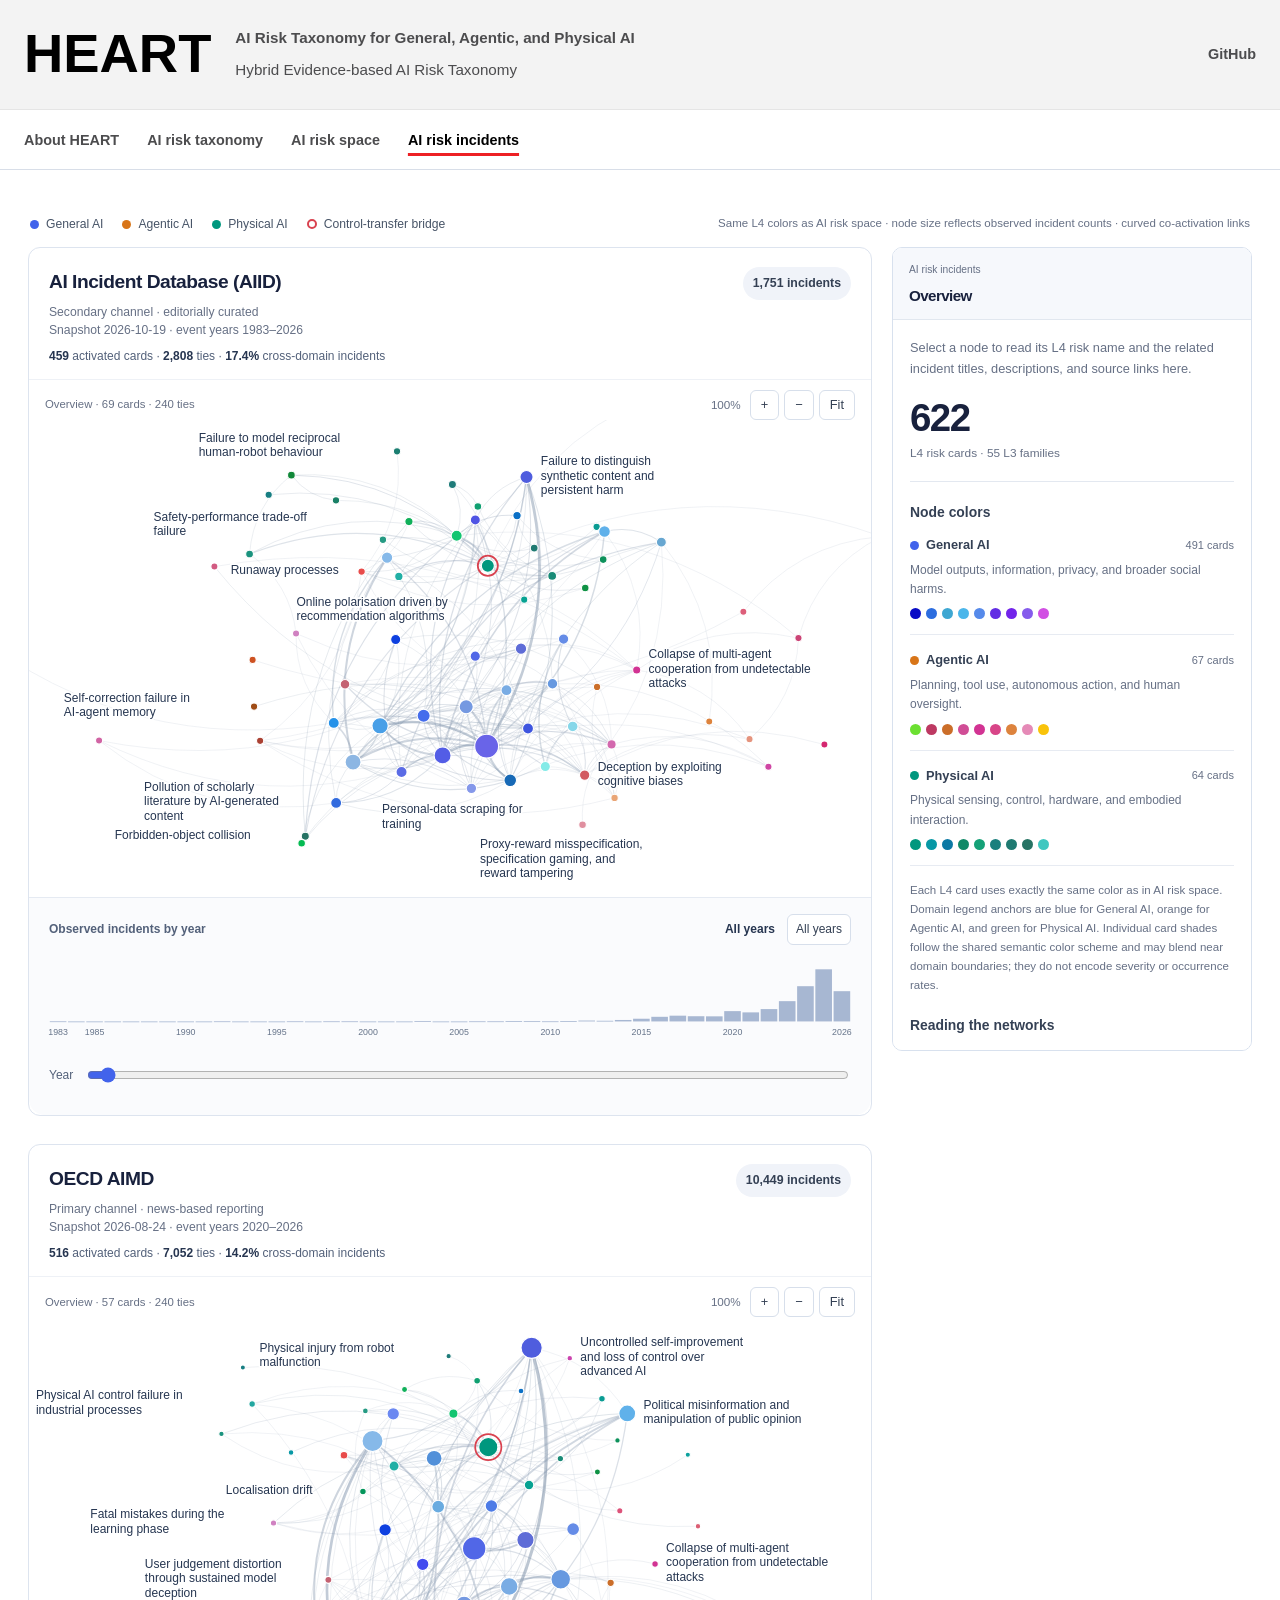
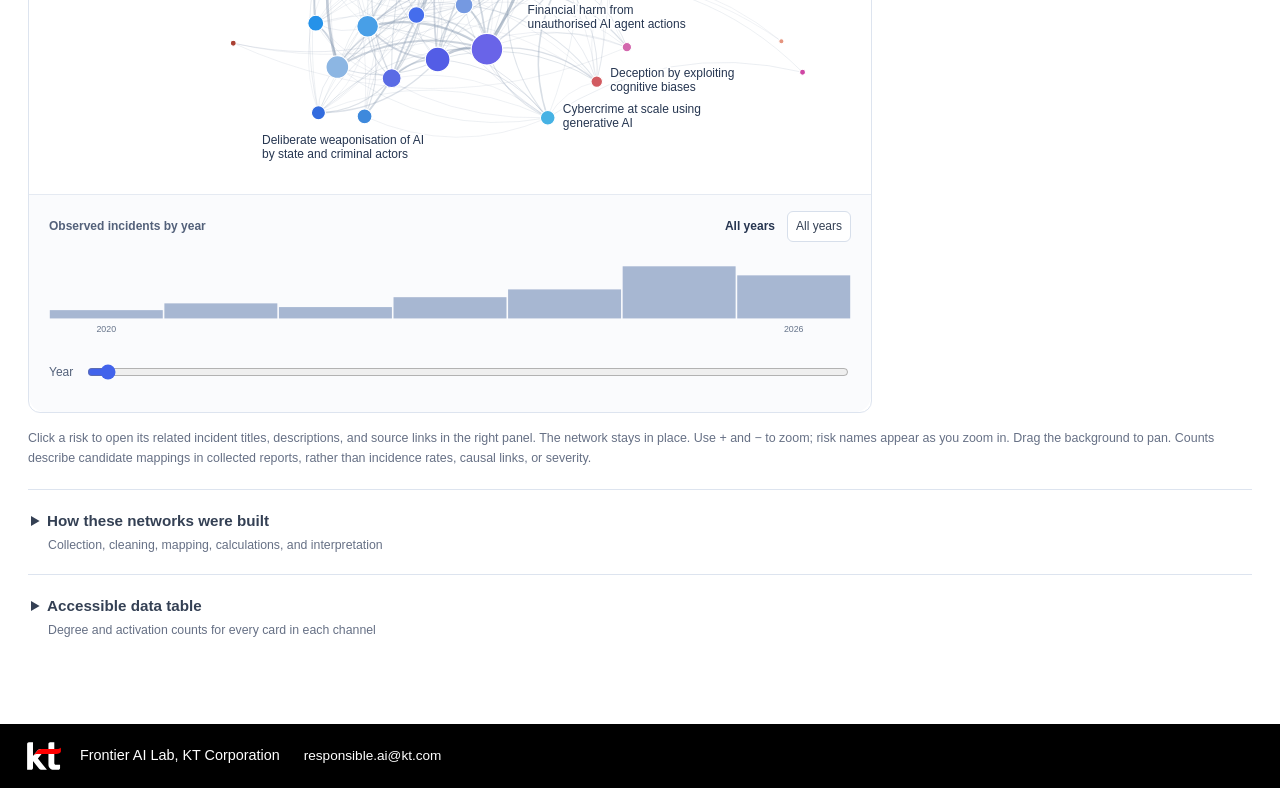
<file: index.html>
<!doctype html>
<html lang="en">
<head>
  <meta charset="utf-8">
  <script>if (!location.hash) location.replace('incidents.html' + location.search);</script>
  <meta name="viewport" content="width=device-width, initial-scale=1">
  <meta name="description" content="HEART is a bilingual, evidence-linked taxonomy of risks across General, Agentic, and Physical AI.">
  <title>HEART | Hybrid Evidence-based AI Risk Taxonomy</title>
  <link rel="icon" href="assets/favicon.svg" type="image/svg+xml">
  <link rel="stylesheet" href="assets/styles-v2.css">
  <link rel="stylesheet" href="assets/institution.css">
  <link rel="stylesheet" href="assets/semantic-space.css?v=l4-color-mark-20261025">
  <link rel="stylesheet" href="assets/explorer-layout.css?v=logo-black-20261025">
  <style>.l3-definition-panel{margin:0 0 24px;padding:4px 22px 12px;border:1px solid #dce1e8;border-radius:12px;background:#f8fafc;overflow-wrap:anywhere}.l3-definition p{line-height:1.65}.l3-definition .source-note{font-size:13px;color:#596579}.l3-definition-panel[hidden]{display:none}</style>
</head>
<body>
  <header class="site-header">
    <a class="brand" href="./" aria-label="HEART home">
      <span class="heart-brand-copy"><span class="brand-kicker"><span class="brand-gold-dot" aria-hidden="true"></span>AI Risk Taxonomy for General, Agentic, and Physical AI</span><strong>HEA<span class="heart-brand-r">R</span>T</strong><small>Hybrid Evidence-based AI Risk Taxonomy</small></span>
    </a>
    <nav aria-label="Primary navigation">
      <a href="https://github.com/deep1003/HEART-AI-Risk-Taxonomy" target="_blank" rel="noopener noreferrer">GitHub</a>
    </nav>
  </header>

  <main>
    <nav class="section-nav" aria-label="Page sections"><div class="explorer-tabs"><a href="about.html?v=shared-shell-20261010">About HEART</a><div class="explorer-view-tabs" role="tablist" aria-label="Risk exploration views"><button id="risk-cards-tab" type="button" role="tab" aria-controls="explore" aria-selected="false" tabindex="-1">AI risk taxonomy</button><button id="semantic-space-tab" type="button" role="tab" aria-controls="semantic-space" aria-selected="true">AI risk space</button></div><a href="incidents.html?v=shared-shell-20261010">AI risk incidents</a></div><span class="exploration-hint">Filter by keyword or application · Select a node to view its card</span></nav>

    <section class="explorer" id="explore" role="tabpanel" aria-labelledby="risk-cards-tab" hidden>
      <button id="tree-toggle" class="tree-toggle" type="button" aria-expanded="false" aria-controls="taxonomy-panel">Open taxonomy navigator</button>
      <div class="explorer-layout">
        <aside id="taxonomy-panel" class="taxonomy-panel" aria-label="Taxonomy navigator">
          <div class="taxonomy-panel-head">
            <div><p class="eyebrow">Navigator</p><h2>Taxonomy tree</h2></div>
            <button id="tree-close" type="button" aria-label="Close taxonomy navigator">Close</button>
          </div>
          <button id="show-all" class="tree-root active" type="button"><span>HEART</span><b>622</b><small>L0 · Responsible AI</small></button>
          <div id="taxonomy-tree" class="taxonomy-tree"></div>
        </aside>

        <div class="explorer-main">
          <div class="section-heading">
            <div><p class="eyebrow">L4 risk card explorer</p><h2 id="active-heading">All risk cards</h2></div>
            <p id="result-count" aria-live="polite">Loading cards</p>
          </div>
          <div class="controls">
            <label class="search-label"><span>Search</span><input id="search" type="search" placeholder="Search by ID, name, definition, or evidence" autocomplete="off"></label>
            <label><span>Domain</span><select id="domain-filter"><option value="">All domains</option></select></label>
            <label><span>L3 category</span><select id="l3-filter"><option value="">All L3 categories</option></select></label>
          </div>
          <div id="active-path" class="active-path" hidden></div>
          <div id="l3-category-definition" class="l3-definition-panel" hidden></div>
          <div id="card-grid" class="card-grid" aria-busy="true"></div>
          <button id="load-more" class="load-more" type="button" hidden>Load more</button>
        </div>
      </div>
    </section>

    <section id="semantic-space" class="semantic-section" role="tabpanel" aria-labelledby="semantic-space-tab">
      <div class="semantic-layout">
        <div class="semantic-main">
          <div class="semantic-keyword-head"><h3>Keywords &amp; applications</h3></div>
          <div class="semantic-filter-bar"><div id="semantic-keywords" class="semantic-keywords" aria-label="Risk keyword filters"></div><div id="semantic-scenarios" class="semantic-keywords" aria-label="Application filters"></div></div>
          <div class="semantic-plot-heading"><div><h3 id="semantic-selection-name">All risks</h3><p id="semantic-selection-description"></p></div><div class="semantic-heading-actions"><button id="semantic-reset" type="button">Reset filters</button></div></div>
          <div id="semantic-workspace" class="semantic-workspace"><div class="semantic-network-column">
          <div class="semantic-plot-wrap"><div class="semantic-network-toolbar" aria-label="Network navigation"><span id="semantic-status" class="semantic-status" role="status" aria-live="polite">Loading the semantic network…</span><span>Color: L1/L3 semantic shade · Size: weighted degree</span><span id="semantic-navigation-help">Scroll/pinch to zoom · Drag to pan · Double-click to reset</span></div><svg id="semantic-plot" viewBox="0 0 960 600" role="img" aria-label="Two-dimensional text projection of the L4 risk cards"><title>L4 semantic space</title><desc>Each point is an existing risk card. Point position reflects a compressed text projection, not risk severity or probability.</desc></svg><div id="semantic-tooltip" class="semantic-tooltip" role="tooltip" hidden></div></div>
          </div><section id="semantic-card-detail" aria-labelledby="semantic-card-title" hidden><button id="semantic-card-close" type="button">Close selected card</button><div id="semantic-card-content" aria-live="polite"></div></section></div>
        </div>
      </div>
    </section>

  </main>

  <dialog id="card-dialog" aria-labelledby="dialog-title">
    <button id="close-dialog" class="close-dialog" type="button" aria-label="Close risk card">Close</button>
    <article id="dialog-content"></article>
  </dialog>

  <footer class="site-footer publisher-footer"><div class="publisher-identity"><a class="kt-logo-link" href="https://corp.kt.com/eng/" target="_blank" rel="noopener noreferrer" aria-label="KT Corporation official website"><img src="assets/kt-logo-light.svg" alt="KT" width="40" height="40"></a><div><p class="publisher-name">Frontier AI Lab, KT Corporation</p><a class="publisher-contact" href="mailto:responsible.ai@kt.com">responsible.ai@kt.com</a></div></div></footer>
  <script src="assets/evidence-pdf-links.js?v=verified-20261010" defer></script>
  <script src="assets/l3-definitions.js?v=20261025" defer></script>
  <script src="assets/app.js?v=classification-20261026" defer></script>
  <script src="assets/semantic-space.js?v=classification-20261026" defer></script>
</body>
</html>
</file>
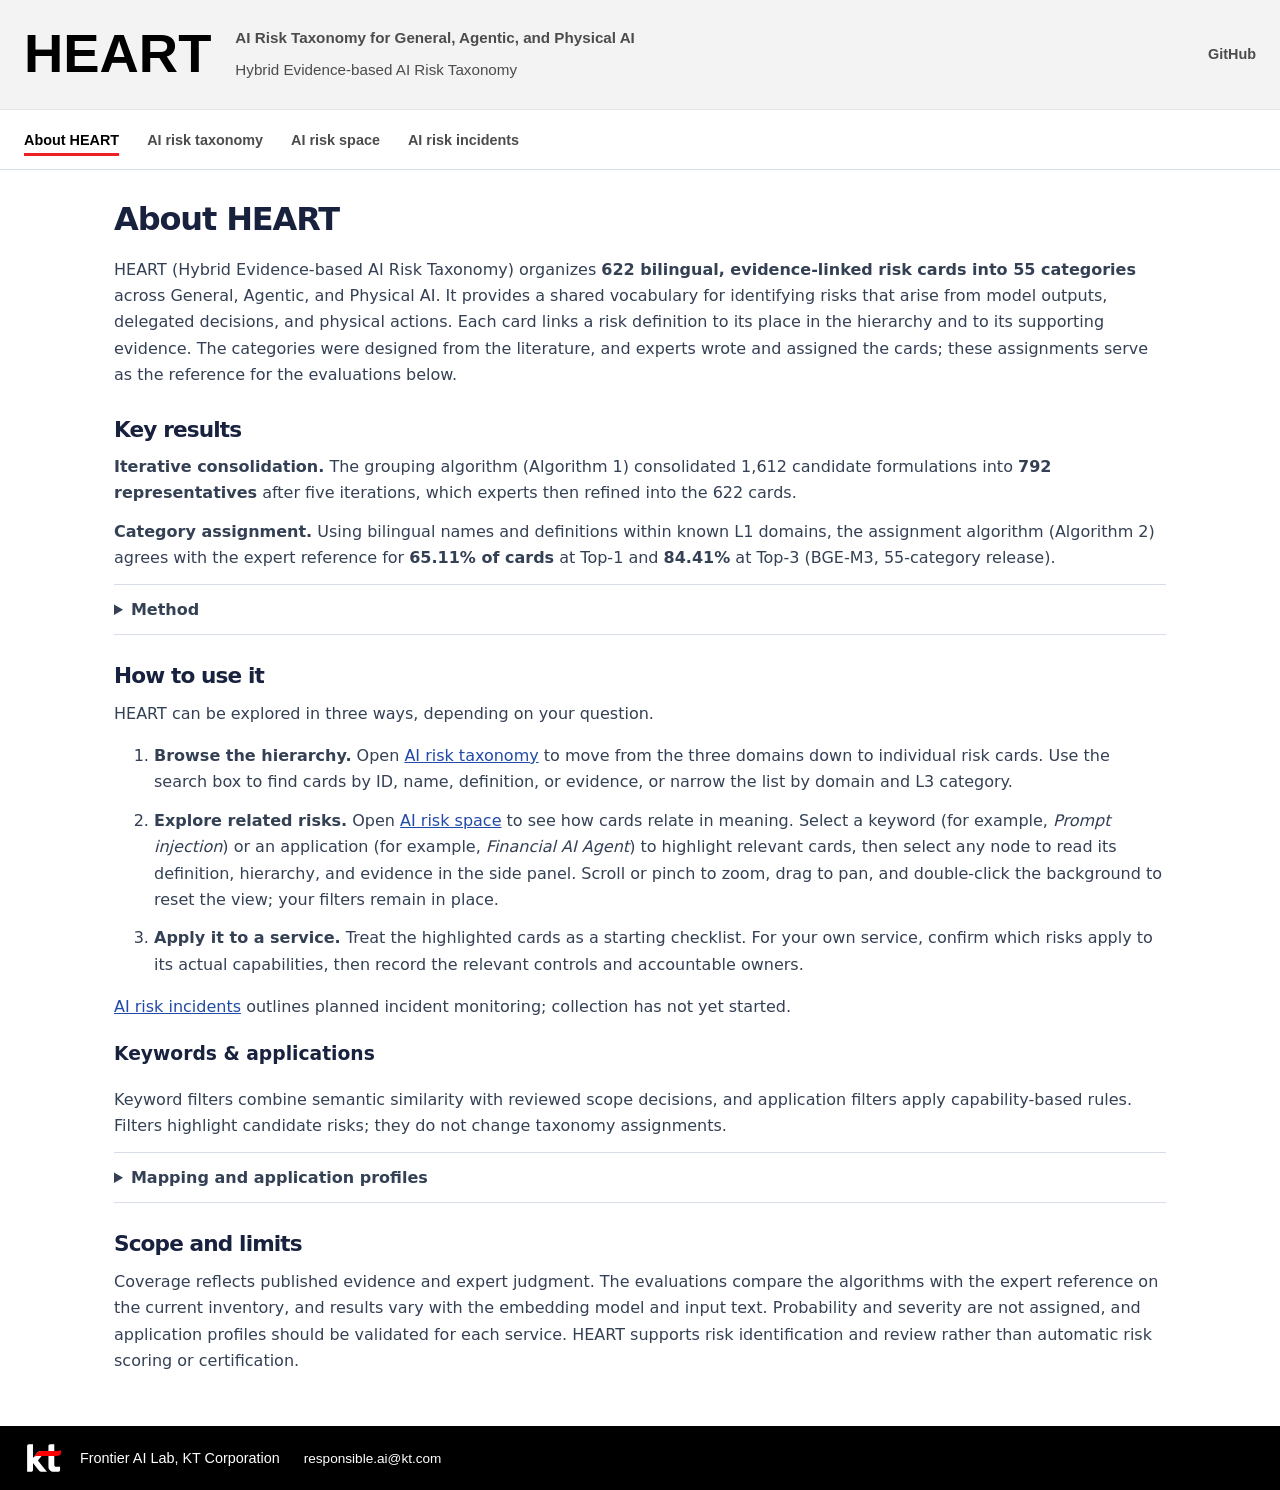
<file: about.html>
<!doctype html>
<html lang="en">
<head>
  <meta charset="utf-8">
  <meta name="viewport" content="width=device-width, initial-scale=1">
  <meta name="description" content="About HEART and a guide to exploring the AI risk space and evidence-linked risk cards.">
  <title>About HEART | AI risk space</title>
  <link rel="icon" href="assets/favicon.svg" type="image/svg+xml">
  <link rel="stylesheet" href="assets/styles-v2.css">
  <link rel="stylesheet" href="assets/institution.css">
  <link rel="stylesheet" href="assets/explorer-layout.css?v=logo-black-20261025">
</head>
<body>
  <header class="site-header">
    <a class="brand" href="./" aria-label="HEART home"><span class="heart-brand-copy"><span class="brand-kicker"><span class="brand-gold-dot" aria-hidden="true"></span>AI Risk Taxonomy for General, Agentic, and Physical AI</span><strong>HEA<span class="heart-brand-r">R</span>T</strong><small>Hybrid Evidence-based AI Risk Taxonomy</small></span></a>
    <nav aria-label="Primary navigation"><a href="https://github.com/deep1003/HEART-AI-Risk-Taxonomy" target="_blank" rel="noopener noreferrer">GitHub</a></nav>
  </header>
  <main>
    <nav class="section-nav" aria-label="Page sections"><div class="explorer-tabs"><a href="about.html?v=shared-shell-20261010" aria-current="page">About HEART</a><a href="./?v=shared-shell-20261010#explore">AI risk taxonomy</a><a href="./?v=shared-shell-20261010#ai-risk-space">AI risk space</a><a href="incidents.html?v=shared-shell-20261010">AI risk incidents</a></div></nav>
    <article class="about-content">
      <h1>About HEART</h1>
      <p>HEART (Hybrid Evidence-based AI Risk Taxonomy) organizes <strong>622 bilingual, evidence-linked risk cards into 55 categories</strong> across General, Agentic, and Physical AI. It provides a shared vocabulary for identifying risks that arise from model outputs, delegated decisions, and physical actions. Each card links a risk definition to its place in the hierarchy and to its supporting evidence. The categories were designed from the literature, and experts wrote and assigned the cards; these assignments serve as the reference for the evaluations below.</p>
      <h2>Key results</h2>
      <p><strong>Iterative consolidation.</strong> The grouping algorithm (Algorithm 1) consolidated 1,612 candidate formulations into <strong>792 representatives</strong> after five iterations, which experts then refined into the 622 cards.</p>
      <p><strong>Category assignment.</strong> Using bilingual names and definitions within known L1 domains, the assignment algorithm (Algorithm 2) agrees with the expert reference for <strong>65.11% of cards</strong> at Top-1 and <strong>84.41%</strong> at Top-3 (BGE-M3, 55-category release).</p>
      <details id="evaluation-details" class="about-mapping-details">
        <summary>Method</summary>
        <p>The construction evidence comprises 82,971 scholarly publications, policy and technical reports, and patents. Candidate risks were generated with HDBSCAN grouping and class-based TF-IDF summaries and then consolidated iteratively (Algorithm 1). Cards are assigned by embedding similarity within eligible domains, with category centroids anchored to the expert definitions and refined iteratively (Algorithm 2).</p>
        <p>The AI risk space is an exploration layer built on the same embeddings. Each card is linked to its eight nearest neighbors (BGE-M3 cosine similarity of at least 0.60), and node positions are computed with ForceAtlas2. Color indicates hierarchy-related semantic shades and node size indicates weighted degree; neither represents severity, likelihood, or causality.</p>
      </details>
      <h2>How to use it</h2>
      <p>HEART can be explored in three ways, depending on your question.</p>
      <ol>
        <li><strong>Browse the hierarchy.</strong> Open <a href="./?v=shared-shell-20261010#explore">AI risk taxonomy</a> to move from the three domains down to individual risk cards. Use the search box to find cards by ID, name, definition, or evidence, or narrow the list by domain and L3 category.</li>
        <li><strong>Explore related risks.</strong> Open <a href="./?v=shared-shell-20261010#ai-risk-space">AI risk space</a> to see how cards relate in meaning. Select a keyword (for example, <em>Prompt injection</em>) or an application (for example, <em>Financial AI Agent</em>) to highlight relevant cards, then select any node to read its definition, hierarchy, and evidence in the side panel. Scroll or pinch to zoom, drag to pan, and double-click the background to reset the view; your filters remain in place.</li>
        <li><strong>Apply it to a service.</strong> Treat the highlighted cards as a starting checklist. For your own service, confirm which risks apply to its actual capabilities, then record the relevant controls and accountable owners.</li>
      </ol>
      <p><a href="incidents.html?v=shared-shell-20261010">AI risk incidents</a> outlines planned incident monitoring; collection has not yet started.</p>
      <h3>Keywords &amp; applications</h3>
      <p>Keyword filters combine semantic similarity with reviewed scope decisions, and application filters apply capability-based rules. Filters highlight candidate risks; they do not change taxonomy assignments.</p>
      <details id="mapping-details" class="about-mapping-details">
        <summary>Mapping and application profiles</summary>
        <p>Keyword concepts are compared with English card names and definitions using BGE-M3 cosine similarity, concept-specific thresholds (0.60–0.75), and reviewed inclusions and exclusions. Application profiles combine eligible domains, approved card or category IDs, and English text terms, followed by exclusions. Both are applicability rules rather than validated classification scores.</p>
        <p><strong>AI for Everyone (Korea)</strong> is based on <a href="https://www.yna.co.kr/view/AKR20260904048352017" target="_blank" rel="noopener noreferrer">reported service plans</a> for chatbot responses, search, and delegated tasks such as applications, bookings, and payments. The profile highlights 294 candidate risks (259 General AI and 35 Agentic AI); Physical AI is excluded, and Agentic AI risks apply only when delegation is enabled. The profile reflects HEART's conditional assessment, not evidence of service failures.</p>
        <p><strong>Financial AI Agent</strong> follows the <a href="https://www.fsec.or.kr/bbs/detail?menuNo=69&amp;bbsNo=12122" target="_blank" rel="noopener noreferrer">Financial Security Institute's 17 security inspection items</a> across six areas. Each item was restated as the risk that arises when its control fails, and candidate L4 cards retrieved with bilingual BGE-M3 embeddings were adjudicated by mechanism, protected object, and harm. Sixteen items map to 23 unique cards; resource exhaustion has no exact match, and memory isolation and kill-switch coverage match partially. <a href="financial-ai-agent-mapping.html">View the criterion-level mapping table</a>.</p>
      </details>
      <h2>Scope and limits</h2>
      <p>Coverage reflects published evidence and expert judgment. The evaluations compare the algorithms with the expert reference on the current inventory, and results vary with the embedding model and input text. Probability and severity are not assigned, and application profiles should be validated for each service. HEART supports risk identification and review rather than automatic risk scoring or certification.</p>
    </article>
  </main>
  <footer class="site-footer publisher-footer"><div class="publisher-identity"><a class="kt-logo-link" href="https://corp.kt.com/eng/" target="_blank" rel="noopener noreferrer" aria-label="KT Corporation official website"><img src="assets/kt-logo-light.svg" alt="KT" width="40" height="40"></a><div><p class="publisher-name">Frontier AI Lab, KT Corporation</p><a class="publisher-contact" href="mailto:responsible.ai@kt.com">responsible.ai@kt.com</a></div></div></footer>
</body>
</html>
</file>
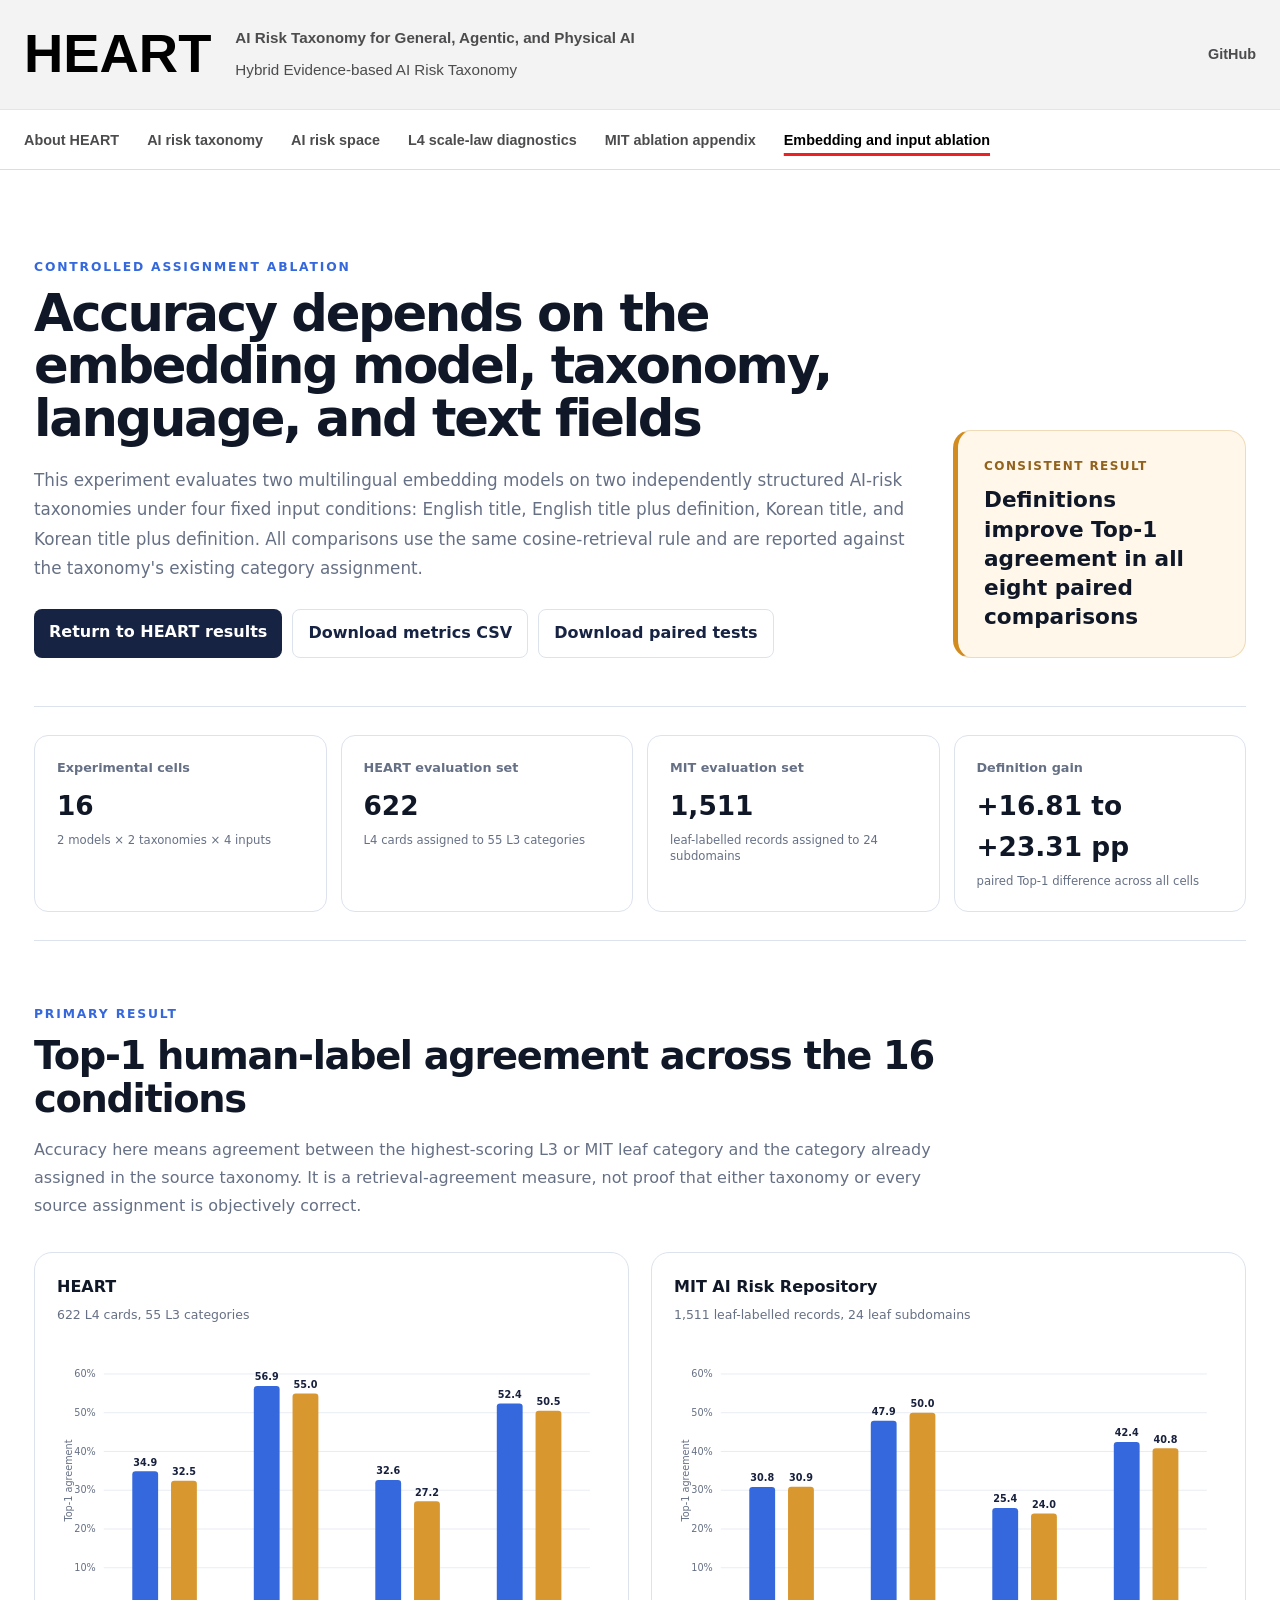
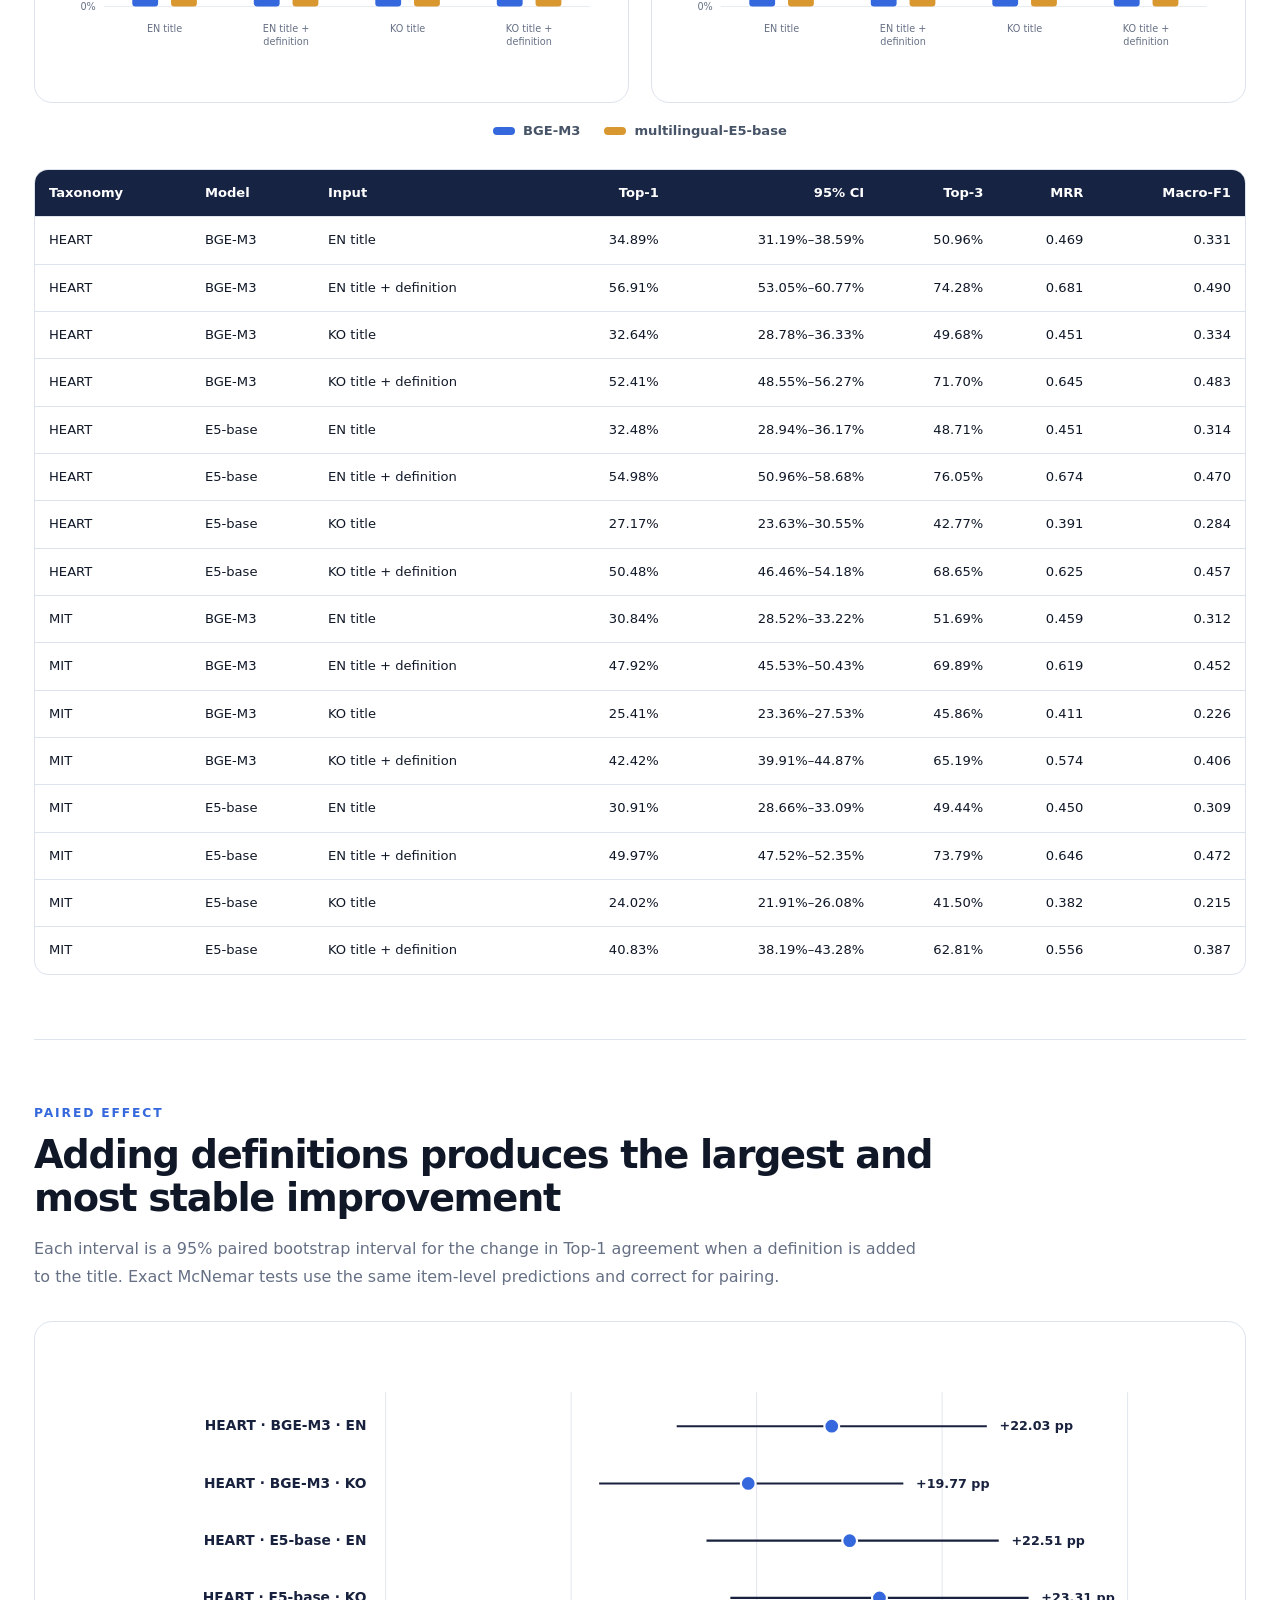
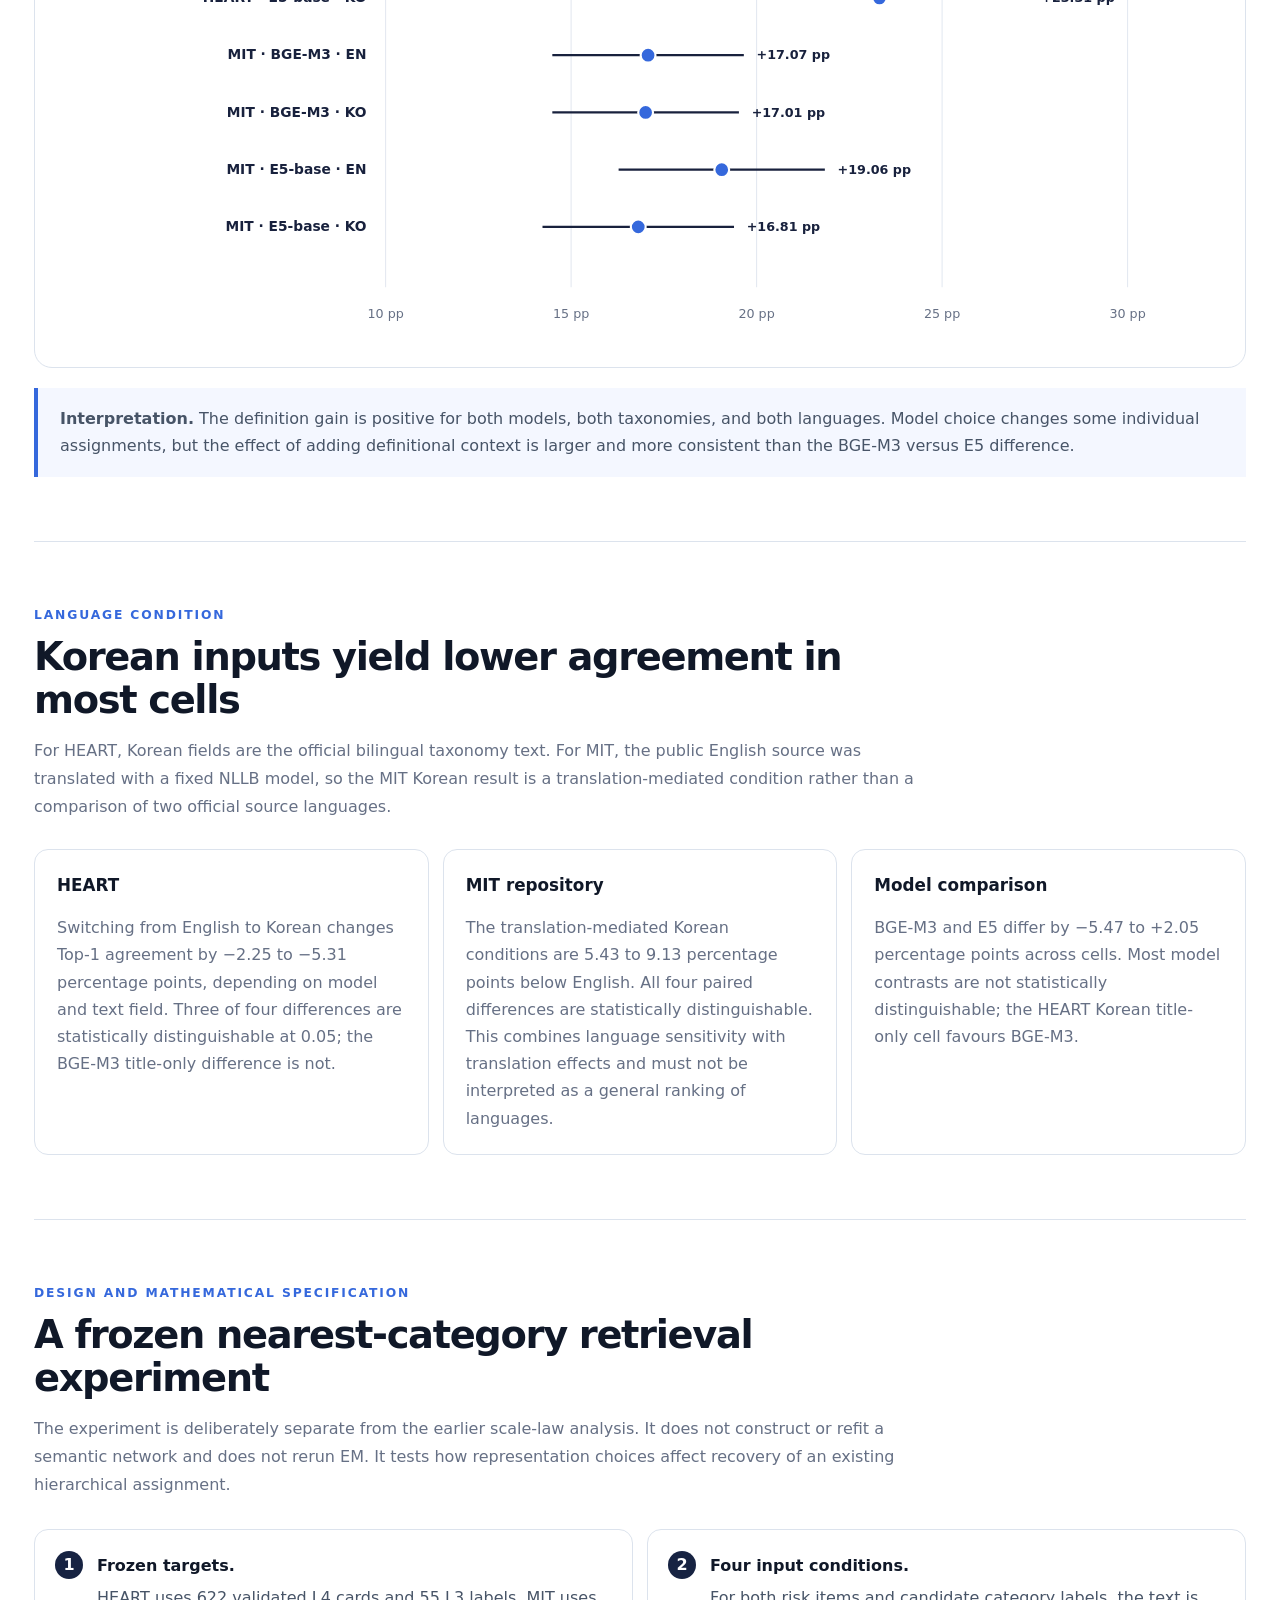
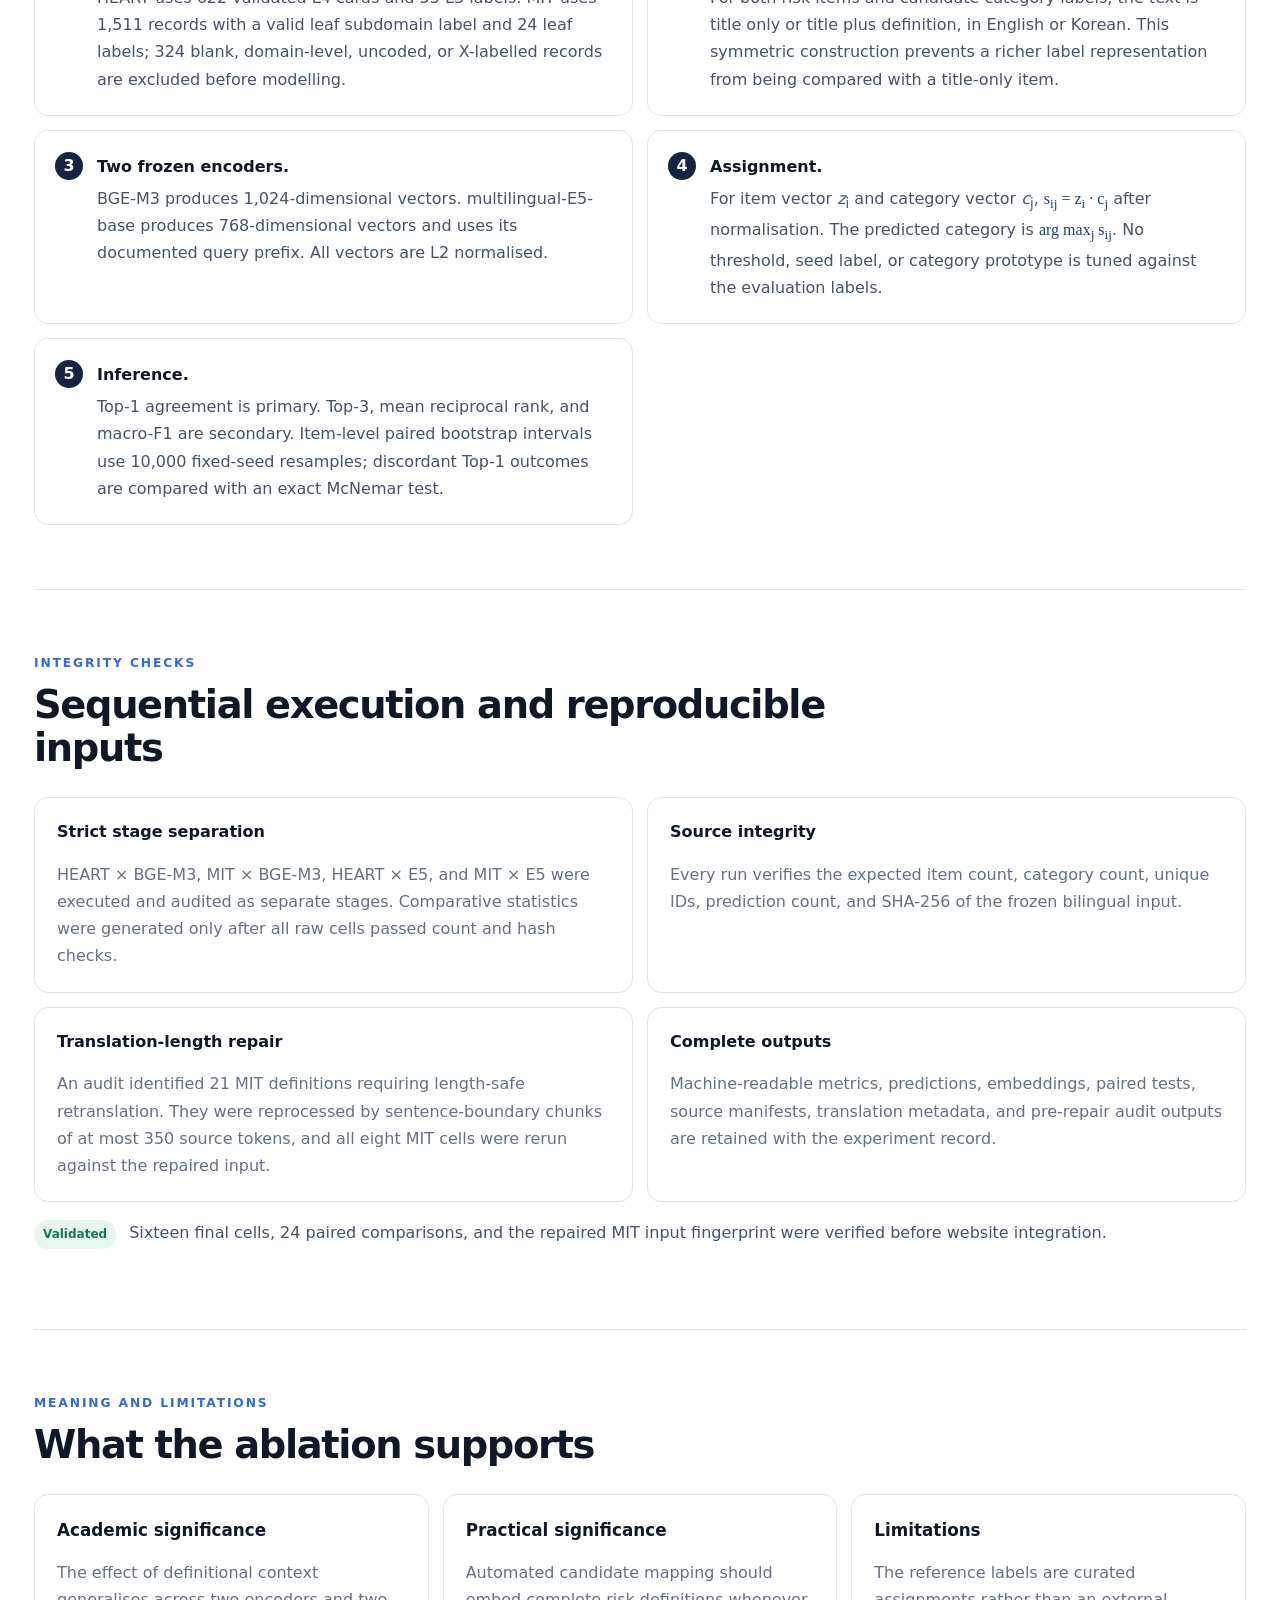
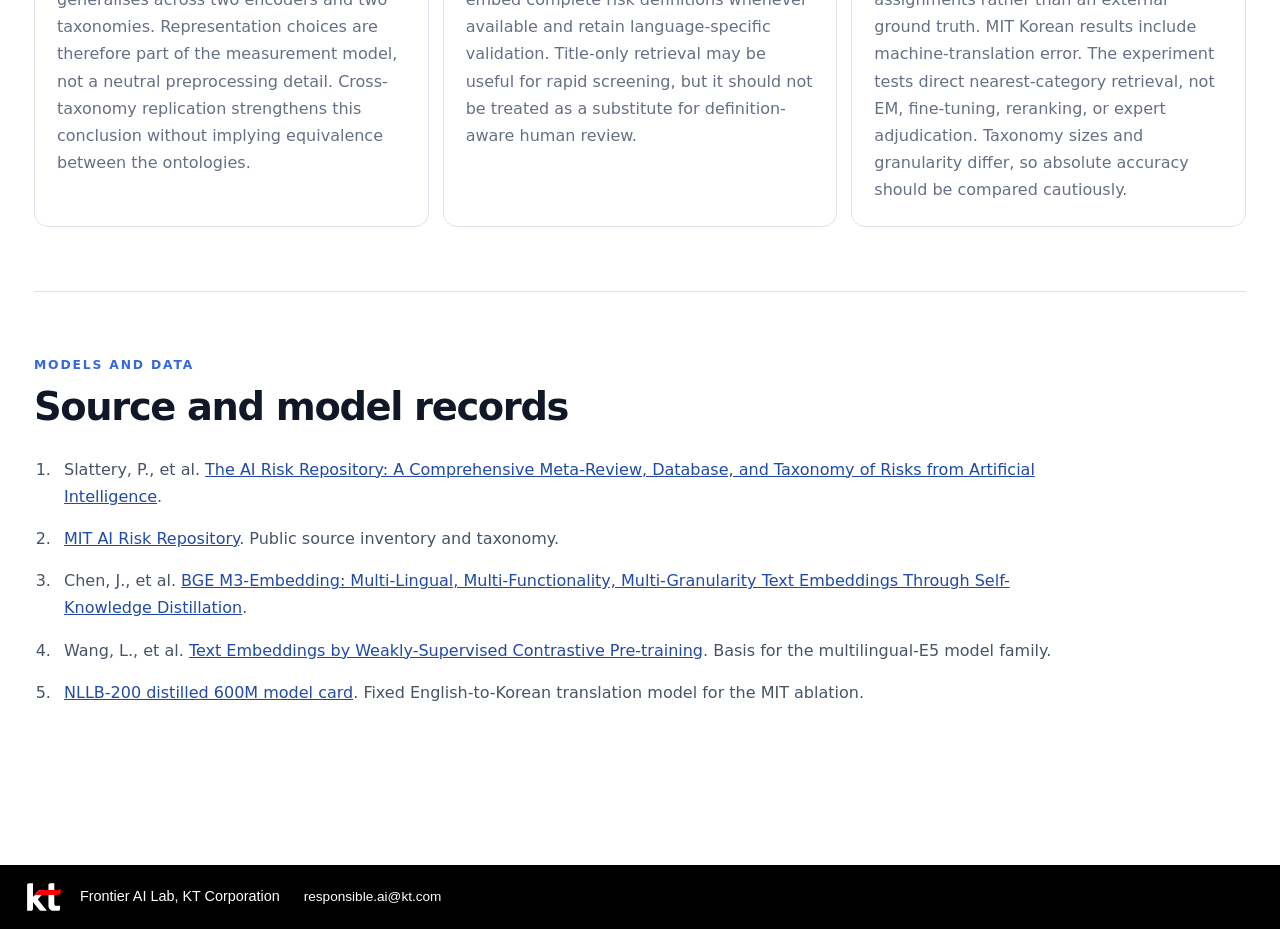
<file: embedding-input-ablation.html>
<!doctype html>
<html lang="en">
<head>
  <meta charset="utf-8">
  <meta name="viewport" content="width=device-width, initial-scale=1">
  <meta name="description" content="Controlled comparison of embedding model, taxonomy, language, and text-field choices in hierarchical AI-risk assignment.">
  <title>Embedding and input ablation | HEART</title>
  <link rel="icon" href="assets/favicon.svg" type="image/svg+xml">
  <link rel="stylesheet" href="assets/styles-v2.css">
  <link rel="stylesheet" href="assets/institution.css">
  <link rel="stylesheet" href="assets/explorer-layout.css?v=logo-black-20261025">
  <link rel="stylesheet" href="assets/scale-law-diagnostics.css?v=20261021">
  <link rel="stylesheet" href="assets/embedding-input-ablation.css?v=20261021">
</head>
<body>
  <header class="site-header">
    <a class="brand" href="./" aria-label="HEART home"><span class="heart-brand-copy"><span class="brand-kicker"><span class="brand-gold-dot" aria-hidden="true"></span>AI Risk Taxonomy for General, Agentic, and Physical AI</span><strong>HEA<span class="heart-brand-r">R</span>T</strong><small>Hybrid Evidence-based AI Risk Taxonomy</small></span></a>
    <nav aria-label="Primary navigation"><a href="https://github.com/deep1003/HEART-AI-Risk-Taxonomy" target="_blank" rel="noopener noreferrer">GitHub</a></nav>
  </header>
  <main>
    <nav class="section-nav" aria-label="Page sections"><div class="explorer-tabs"><a href="about.html">About HEART</a><a href="./#explore">AI risk taxonomy</a><a href="./#ai-risk-space">AI risk space</a><a href="scale-law-diagnostics.html">L4 scale-law diagnostics</a><a href="mit-scale-law-ablation.html">MIT ablation appendix</a><a href="embedding-input-ablation.html" aria-current="page">Embedding and input ablation</a></div></nav>

    <div class="diagnostics-main">
      <section class="diagnostics-hero">
        <div>
          <p class="diagnostics-eyebrow">Controlled assignment ablation</p>
          <h1>Accuracy depends on the embedding model, taxonomy, language, and text fields</h1>
          <p class="diagnostics-lede">This experiment evaluates two multilingual embedding models on two independently structured AI-risk taxonomies under four fixed input conditions: English title, English title plus definition, Korean title, and Korean title plus definition. All comparisons use the same cosine-retrieval rule and are reported against the taxonomy's existing category assignment.</p>
          <div class="diagnostics-actions"><a href="scale-law-diagnostics.html">Return to HEART results</a><a class="secondary" href="data/aggregate_metrics.csv" download>Download metrics CSV</a><a class="secondary" href="data/paired_comparisons.csv" download>Download paired tests</a></div>
        </div>
        <div class="hero-verdict"><span>Consistent result</span><strong>Definitions improve Top-1 agreement in all eight paired comparisons</strong></div>
      </section>

      <section class="diagnostics-summary" aria-label="Experiment summary">
        <article><span>Experimental cells</span><strong>16</strong><small>2 models × 2 taxonomies × 4 inputs</small></article>
        <article><span>HEART evaluation set</span><strong>622</strong><small>L4 cards assigned to 55 L3 categories</small></article>
        <article><span>MIT evaluation set</span><strong>1,511</strong><small>leaf-labelled records assigned to 24 subdomains</small></article>
        <article><span>Definition gain</span><strong>+16.81 to +23.31 pp</strong><small>paired Top-1 difference across all cells</small></article>
      </section>

      <section class="diagnostics-section" aria-labelledby="accuracy-title">
        <div class="section-copy"><p class="diagnostics-eyebrow">Primary result</p><h2 id="accuracy-title">Top-1 human-label agreement across the 16 conditions</h2><p>Accuracy here means agreement between the highest-scoring L3 or MIT leaf category and the category already assigned in the source taxonomy. It is a retrieval-agreement measure, not proof that either taxonomy or every source assignment is objectively correct.</p></div>
        <div class="chart-grid ablation-chart-grid">
          <figure class="diagnostic-chart"><figcaption><strong>HEART</strong><span>622 L4 cards, 55 L3 categories</span></figcaption><svg id="heart-accuracy-chart" viewBox="0 0 680 430" role="img" aria-label="HEART Top-1 agreement by model and input condition"></svg></figure>
          <figure class="diagnostic-chart"><figcaption><strong>MIT AI Risk Repository</strong><span>1,511 leaf-labelled records, 24 leaf subdomains</span></figcaption><svg id="mit-accuracy-chart" viewBox="0 0 680 430" role="img" aria-label="MIT Top-1 agreement by model and input condition"></svg></figure>
        </div>
        <div class="model-legend" aria-label="Embedding model legend"><span><i class="bge"></i>BGE-M3</span><span><i class="e5"></i>multilingual-E5-base</span></div>
        <div class="ranking-table-wrap"><table class="ranking-table ablation-table"><thead><tr><th>Taxonomy</th><th>Model</th><th>Input</th><th>Top-1</th><th>95% CI</th><th>Top-3</th><th>MRR</th><th>Macro-F1</th></tr></thead><tbody id="metrics-body"></tbody></table></div>
      </section>

      <section class="diagnostics-section" aria-labelledby="paired-title">
        <div class="section-copy"><p class="diagnostics-eyebrow">Paired effect</p><h2 id="paired-title">Adding definitions produces the largest and most stable improvement</h2><p>Each interval is a 95% paired bootstrap interval for the change in Top-1 agreement when a definition is added to the title. Exact McNemar tests use the same item-level predictions and correct for pairing.</p></div>
        <figure class="diagnostic-chart effect-chart"><svg id="definition-effect-chart" viewBox="0 0 1100 560" role="img" aria-label="Paired Top-1 agreement gain from adding definitions"></svg></figure>
        <div class="reading-note"><strong>Interpretation.</strong> The definition gain is positive for both models, both taxonomies, and both languages. Model choice changes some individual assignments, but the effect of adding definitional context is larger and more consistent than the BGE-M3 versus E5 difference.</div>
      </section>

      <section class="diagnostics-section" aria-labelledby="language-title">
        <div class="section-copy"><p class="diagnostics-eyebrow">Language condition</p><h2 id="language-title">Korean inputs yield lower agreement in most cells</h2><p>For HEART, Korean fields are the official bilingual taxonomy text. For MIT, the public English source was translated with a fixed NLLB model, so the MIT Korean result is a translation-mediated condition rather than a comparison of two official source languages.</p></div>
        <div class="meaning-grid">
          <article><h3>HEART</h3><p>Switching from English to Korean changes Top-1 agreement by −2.25 to −5.31 percentage points, depending on model and text field. Three of four differences are statistically distinguishable at 0.05; the BGE-M3 title-only difference is not.</p></article>
          <article><h3>MIT repository</h3><p>The translation-mediated Korean conditions are 5.43 to 9.13 percentage points below English. All four paired differences are statistically distinguishable. This combines language sensitivity with translation effects and must not be interpreted as a general ranking of languages.</p></article>
          <article><h3>Model comparison</h3><p>BGE-M3 and E5 differ by −5.47 to +2.05 percentage points across cells. Most model contrasts are not statistically distinguishable; the HEART Korean title-only cell favours BGE-M3.</p></article>
        </div>
      </section>

      <section class="diagnostics-section method-section" aria-labelledby="method-title">
        <div class="section-copy"><p class="diagnostics-eyebrow">Design and mathematical specification</p><h2 id="method-title">A frozen nearest-category retrieval experiment</h2><p>The experiment is deliberately separate from the earlier scale-law analysis. It does not construct or refit a semantic network and does not rerun EM. It tests how representation choices affect recovery of an existing hierarchical assignment.</p></div>
        <ol class="method-steps">
          <li><strong>Frozen targets.</strong><span>HEART uses 622 validated L4 cards and 55 L3 labels. MIT uses 1,511 records with a valid leaf subdomain label and 24 leaf labels; 324 blank, domain-level, uncoded, or X-labelled records are excluded before modelling.</span></li>
          <li><strong>Four input conditions.</strong><span>For both risk items and candidate category labels, the text is title only or title plus definition, in English or Korean. This symmetric construction prevents a richer label representation from being compared with a title-only item.</span></li>
          <li><strong>Two frozen encoders.</strong><span>BGE-M3 produces 1,024-dimensional vectors. multilingual-E5-base produces 768-dimensional vectors and uses its documented query prefix. All vectors are L2 normalised.</span></li>
          <li><strong>Assignment.</strong><span>For item vector <em>z</em><sub>i</sub> and category vector <em>c</em><sub>j</sub>, <span class="equation">s<sub>ij</sub> = z<sub>i</sub> · c<sub>j</sub></span> after normalisation. The predicted category is <span class="equation">arg max<sub>j</sub> s<sub>ij</sub></span>. No threshold, seed label, or category prototype is tuned against the evaluation labels.</span></li>
          <li><strong>Inference.</strong><span>Top-1 agreement is primary. Top-3, mean reciprocal rank, and macro-F1 are secondary. Item-level paired bootstrap intervals use 10,000 fixed-seed resamples; discordant Top-1 outcomes are compared with an exact McNemar test.</span></li>
        </ol>
      </section>

      <section class="diagnostics-section validation-section" aria-labelledby="validation-title">
        <div class="section-copy"><p class="diagnostics-eyebrow">Integrity checks</p><h2 id="validation-title">Sequential execution and reproducible inputs</h2></div>
        <div class="validation-grid">
          <article><strong>Strict stage separation</strong><p>HEART × BGE-M3, MIT × BGE-M3, HEART × E5, and MIT × E5 were executed and audited as separate stages. Comparative statistics were generated only after all raw cells passed count and hash checks.</p></article>
          <article><strong>Source integrity</strong><p>Every run verifies the expected item count, category count, unique IDs, prediction count, and SHA-256 of the frozen bilingual input.</p></article>
          <article><strong>Translation-length repair</strong><p>An audit identified 21 MIT definitions requiring length-safe retranslation. They were reprocessed by sentence-boundary chunks of at most 350 source tokens, and all eight MIT cells were rerun against the repaired input.</p></article>
          <article><strong>Complete outputs</strong><p>Machine-readable metrics, predictions, embeddings, paired tests, source manifests, translation metadata, and pre-repair audit outputs are retained with the experiment record.</p></article>
        </div>
        <p class="validation-record"><span class="validation-pass">Validated</span> Sixteen final cells, 24 paired comparisons, and the repaired MIT input fingerprint were verified before website integration.</p>
      </section>

      <section class="diagnostics-section meaning-section" aria-labelledby="meaning-title">
        <div class="section-copy"><p class="diagnostics-eyebrow">Meaning and limitations</p><h2 id="meaning-title">What the ablation supports</h2></div>
        <div class="meaning-grid">
          <article><h3>Academic significance</h3><p>The effect of definitional context generalises across two encoders and two taxonomies. Representation choices are therefore part of the measurement model, not a neutral preprocessing detail. Cross-taxonomy replication strengthens this conclusion without implying equivalence between the ontologies.</p></article>
          <article><h3>Practical significance</h3><p>Automated candidate mapping should embed complete risk definitions whenever available and retain language-specific validation. Title-only retrieval may be useful for rapid screening, but it should not be treated as a substitute for definition-aware human review.</p></article>
          <article><h3>Limitations</h3><p>The reference labels are curated assignments rather than an external ground truth. MIT Korean results include machine-translation error. The experiment tests direct nearest-category retrieval, not EM, fine-tuning, reranking, or expert adjudication. Taxonomy sizes and granularity differ, so absolute accuracy should be compared cautiously.</p></article>
        </div>
      </section>

      <section class="diagnostics-section references-section" aria-labelledby="references-title">
        <div class="section-copy"><p class="diagnostics-eyebrow">Models and data</p><h2 id="references-title">Source and model records</h2></div>
        <ol>
          <li>Slattery, P., et al. <a href="https://doi.org/10.48550/arXiv.2408.12622" target="_blank" rel="noopener noreferrer">The AI Risk Repository: A Comprehensive Meta-Review, Database, and Taxonomy of Risks from Artificial Intelligence</a>.</li>
          <li><a href="https://airisk.mit.edu/risks" target="_blank" rel="noopener noreferrer">MIT AI Risk Repository</a>. Public source inventory and taxonomy.</li>
          <li>Chen, J., et al. <a href="https://arxiv.org/abs/2402.03216" target="_blank" rel="noopener noreferrer">BGE M3-Embedding: Multi-Lingual, Multi-Functionality, Multi-Granularity Text Embeddings Through Self-Knowledge Distillation</a>.</li>
          <li>Wang, L., et al. <a href="https://arxiv.org/abs/2212.03533" target="_blank" rel="noopener noreferrer">Text Embeddings by Weakly-Supervised Contrastive Pre-training</a>. Basis for the multilingual-E5 model family.</li>
          <li><a href="https://huggingface.co/facebook/nllb-200-distilled-600M" target="_blank" rel="noopener noreferrer">NLLB-200 distilled 600M model card</a>. Fixed English-to-Korean translation model for the MIT ablation.</li>
        </ol>
      </section>
    </div>
  </main>
  <footer class="site-footer publisher-footer"><div class="publisher-identity"><a class="kt-logo-link" href="https://corp.kt.com/eng/" target="_blank" rel="noopener noreferrer" aria-label="KT Corporation official website"><img src="assets/kt-logo-light.svg" alt="KT" width="40" height="40"></a><div><p class="publisher-name">Frontier AI Lab, KT Corporation</p><a class="publisher-contact" href="mailto:responsible.ai@kt.com">responsible.ai@kt.com</a></div></div></footer>
  <script src="assets/embedding-input-ablation.js?v=20261021" defer></script>
</body>
</html>
</file>
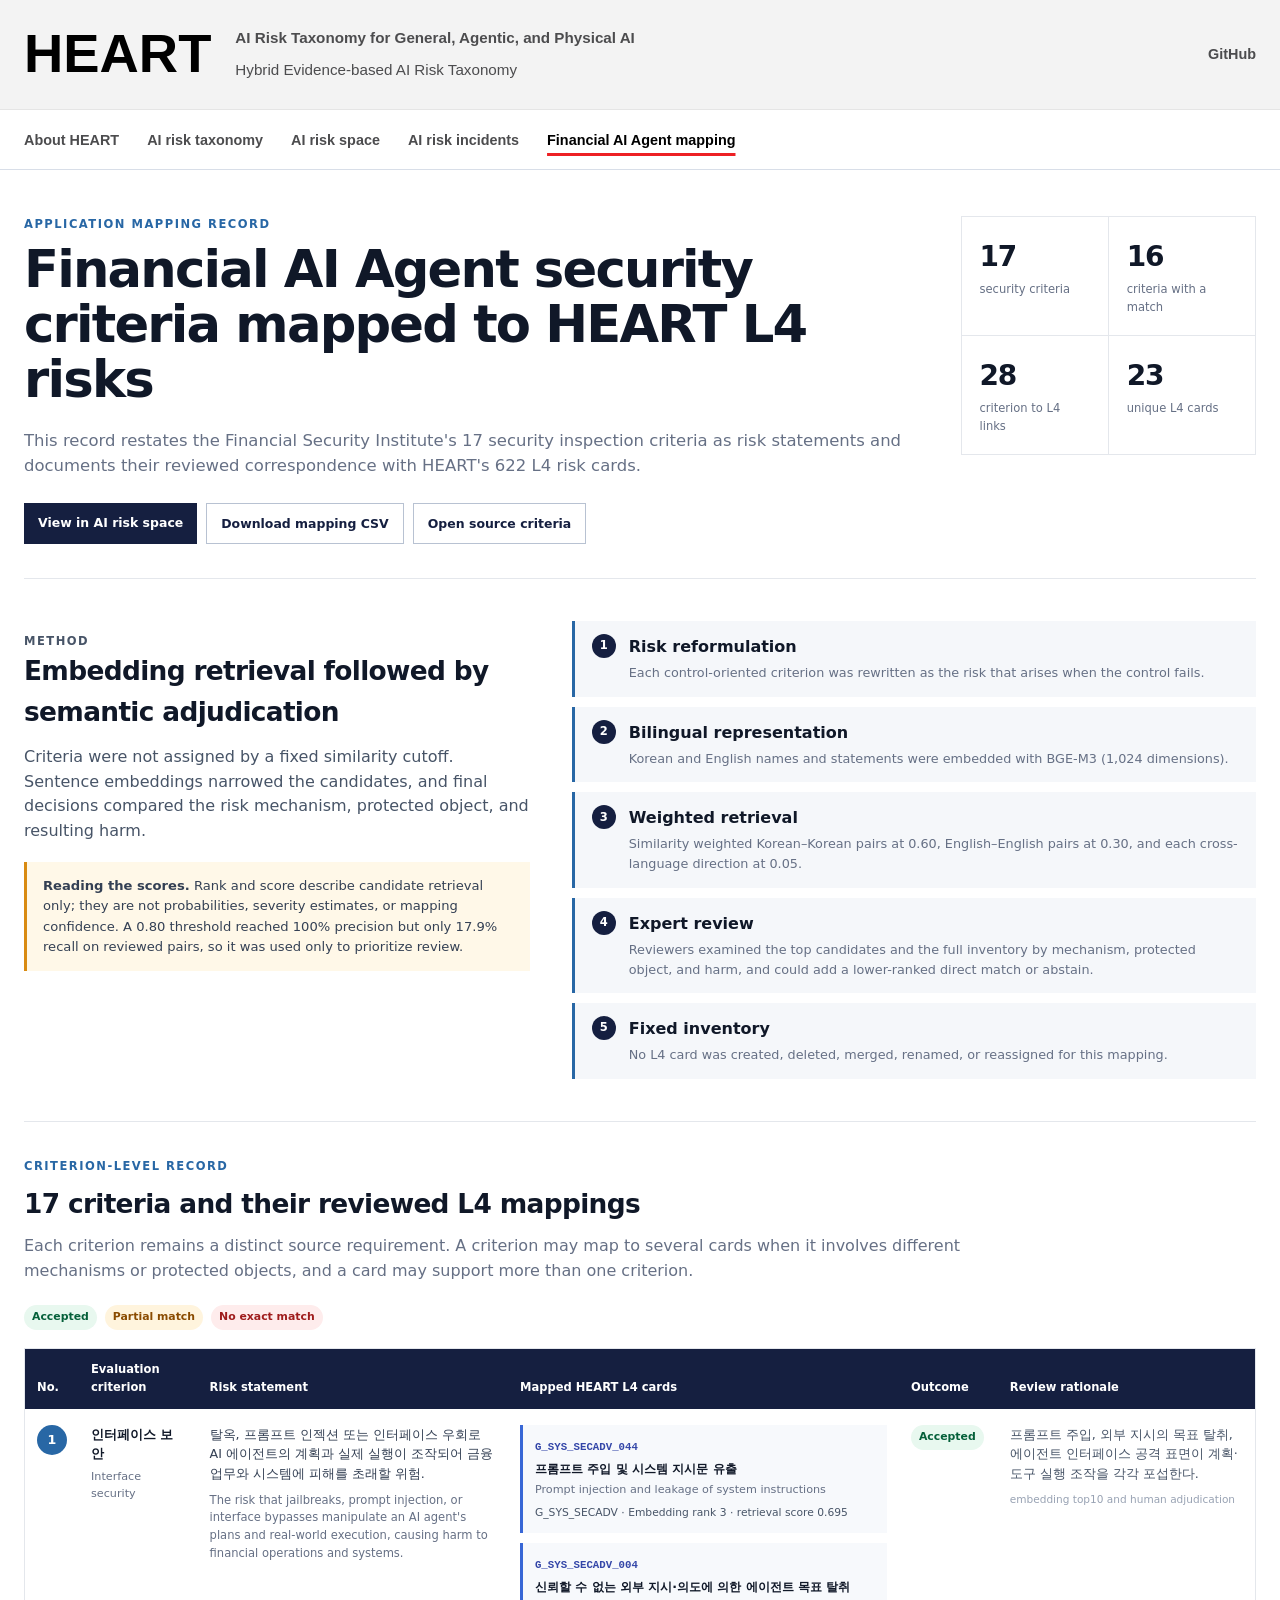
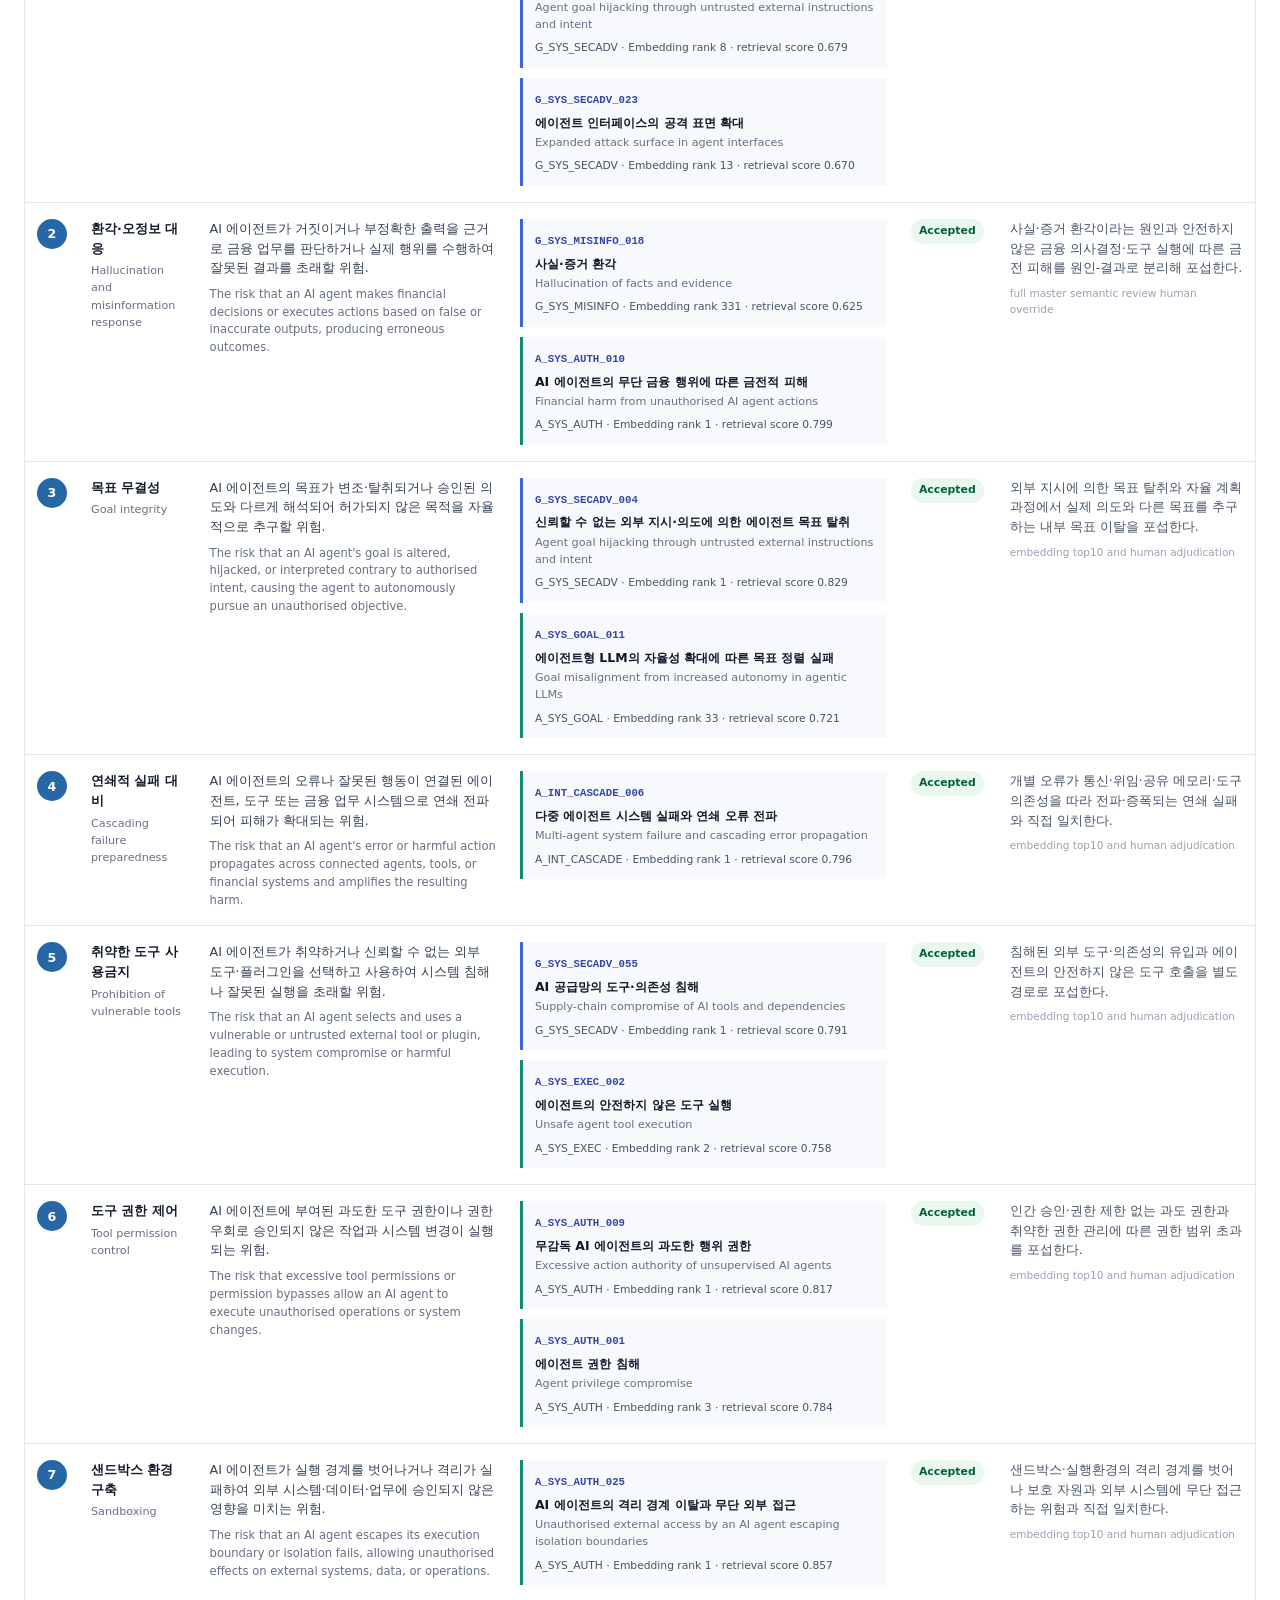
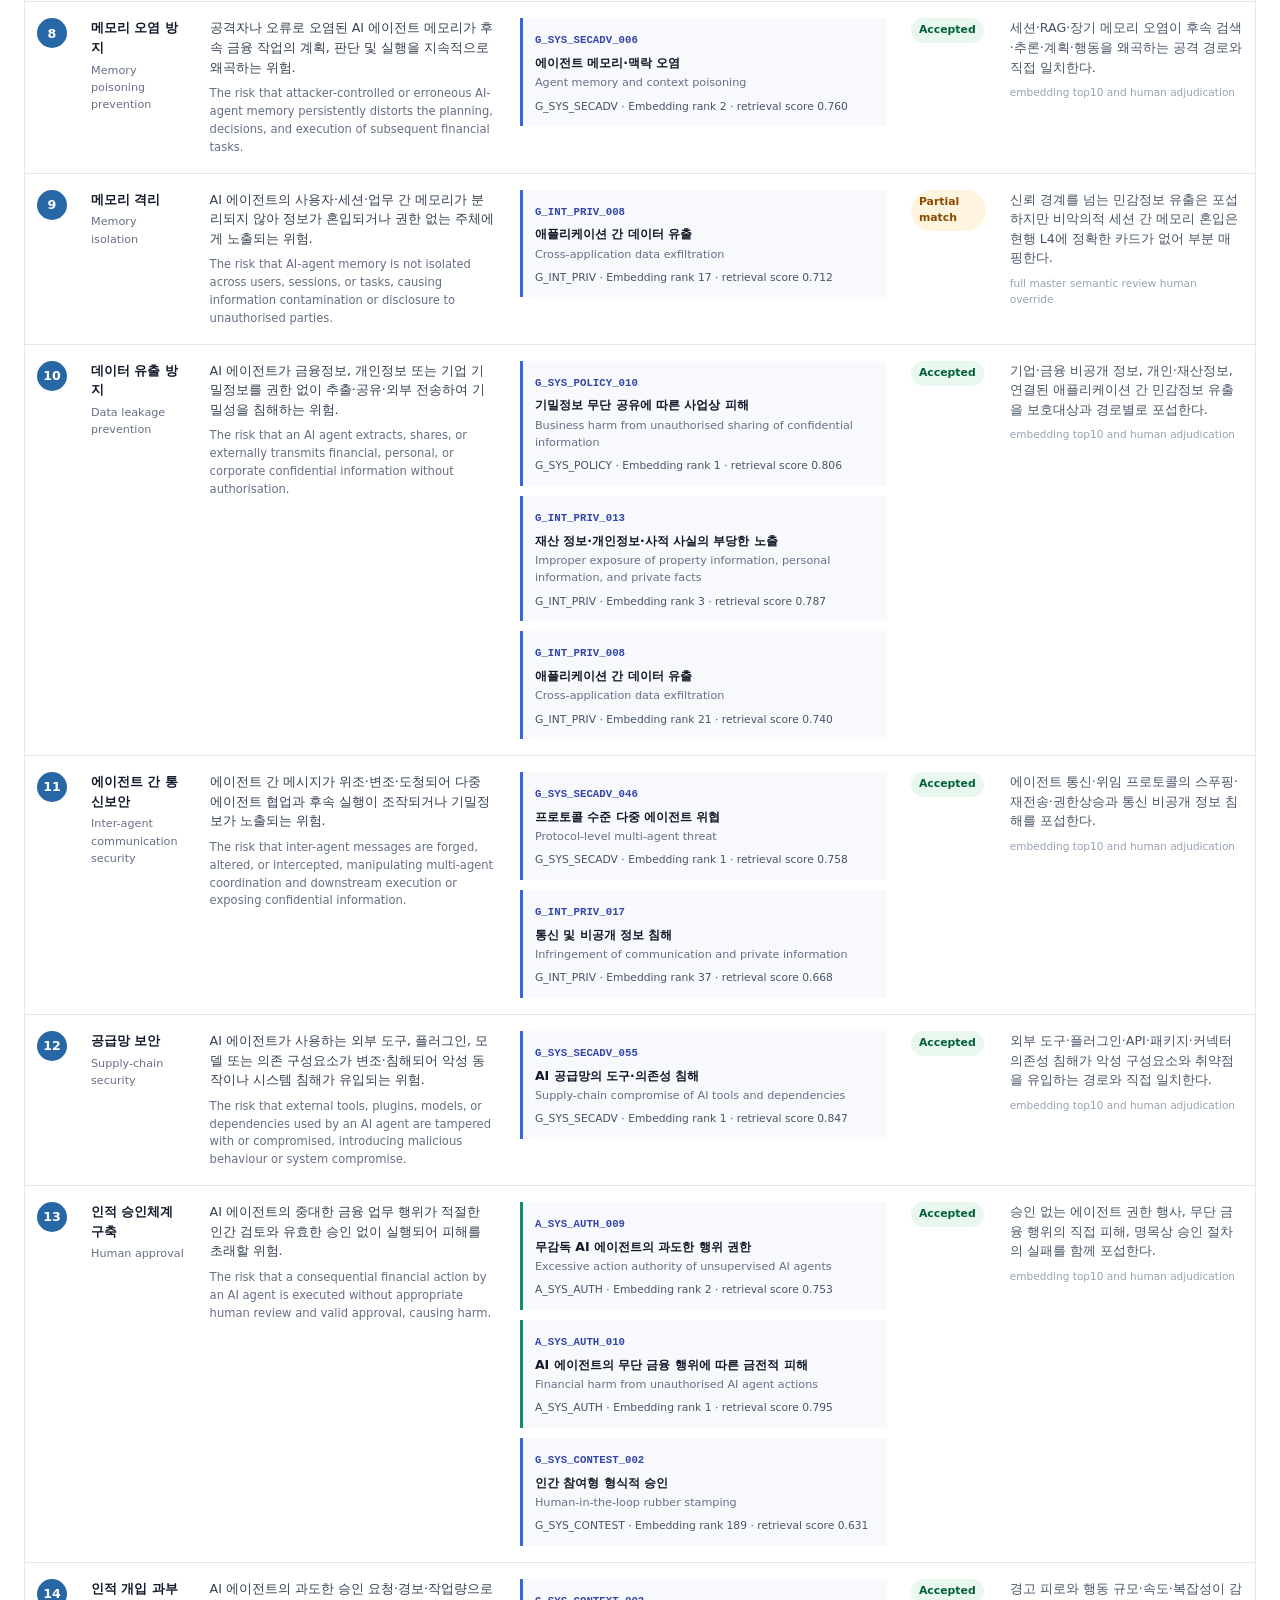
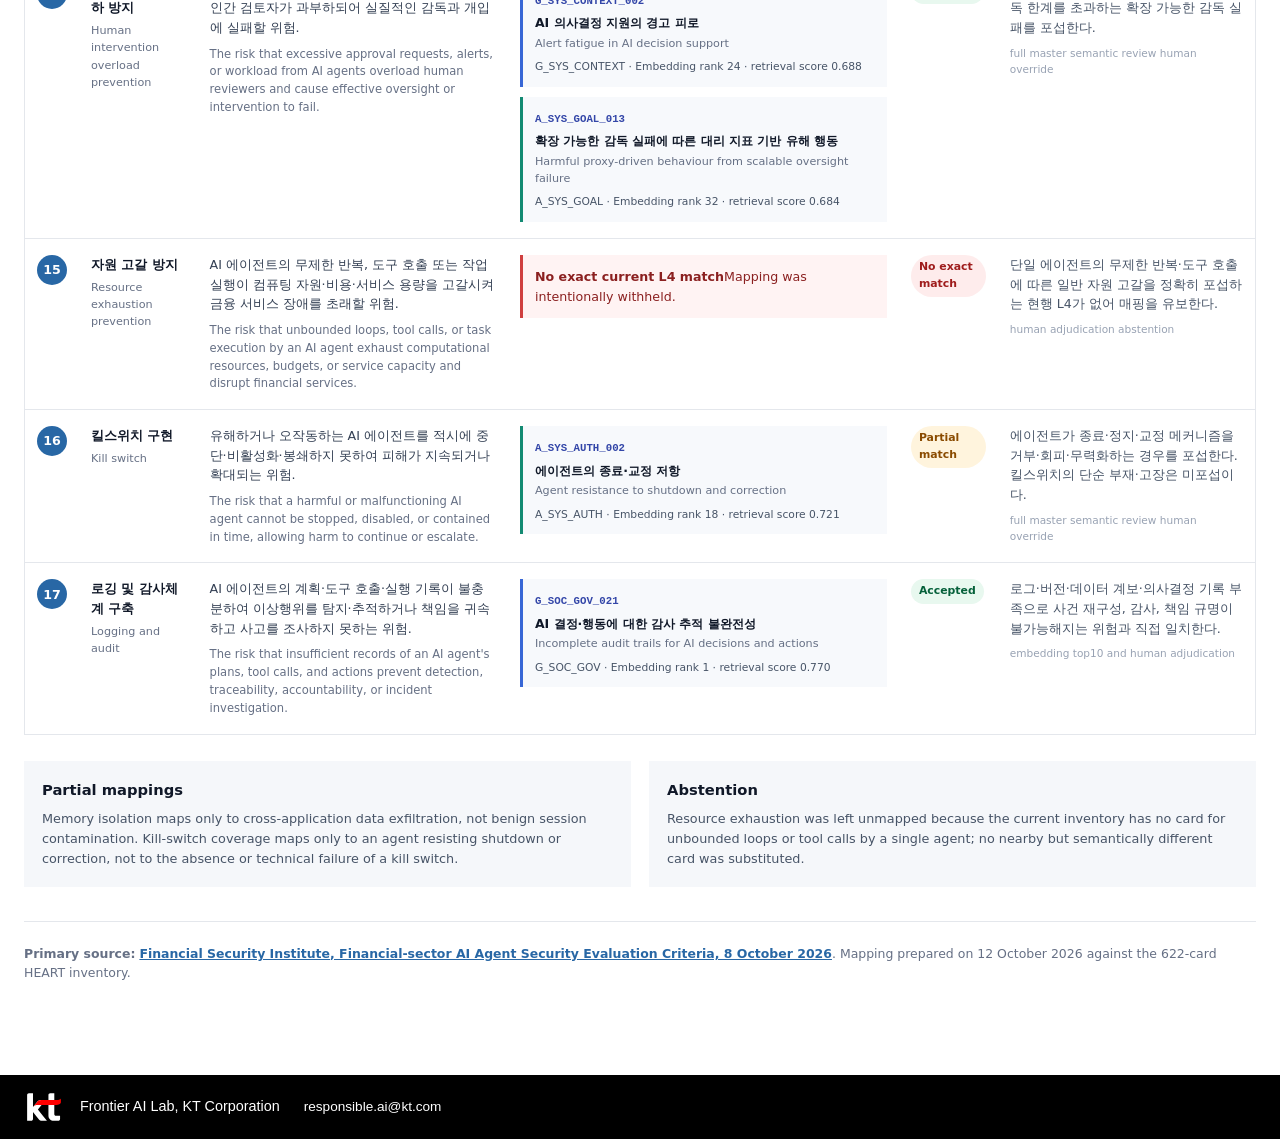
<file: financial-ai-agent-mapping.html>
<!doctype html>
<html lang="en">
<head>
  <meta charset="utf-8">
  <meta name="viewport" content="width=device-width, initial-scale=1">
  <meta name="description" content="Criterion-level mapping between the Financial Security Institute's 17 Financial AI Agent security criteria and HEART L4 risk cards.">
  <title>Financial AI Agent mapping | HEART</title>
  <link rel="icon" href="assets/favicon.svg" type="image/svg+xml">
  <link rel="stylesheet" href="assets/styles-v2.css">
  <link rel="stylesheet" href="assets/institution.css">
  <link rel="stylesheet" href="assets/explorer-layout.css?v=logo-black-20261025">
  <link rel="stylesheet" href="assets/application-mapping.css?v=financial-agent-20261012">
</head>
<body>
  <header class="site-header">
    <a class="brand" href="./" aria-label="HEART home"><span class="heart-brand-copy"><span class="brand-kicker"><span class="brand-gold-dot" aria-hidden="true"></span>AI Risk Taxonomy for General, Agentic, and Physical AI</span><strong>HEA<span class="heart-brand-r">R</span>T</strong><small>Hybrid Evidence-based AI Risk Taxonomy</small></span></a>
    <nav aria-label="Primary navigation"><a href="https://github.com/deep1003/HEART-AI-Risk-Taxonomy" target="_blank" rel="noopener noreferrer">GitHub</a></nav>
  </header>
  <main>
    <nav class="section-nav" aria-label="Page sections"><div class="explorer-tabs"><a href="about.html?v=shared-shell-20261010">About HEART</a><a href="./?v=shared-shell-20261010#explore">AI risk taxonomy</a><a href="./?v=shared-shell-20261010#ai-risk-space">AI risk space</a><a href="incidents.html?v=shared-shell-20261010">AI risk incidents</a><a href="financial-ai-agent-mapping.html" aria-current="page">Financial AI Agent mapping</a></div></nav>
    <div class="mapping-main">
      <section class="mapping-hero">
        <div>
          <p class="mapping-eyebrow">Application mapping record</p>
          <h1>Financial AI Agent security criteria mapped to HEART L4 risks</h1>
          <p class="mapping-lede">This record restates the Financial Security Institute's 17 security inspection criteria as risk statements and documents their reviewed correspondence with HEART's 622 L4 risk cards.</p>
          <div class="mapping-actions"><a href="./?v=financial-agent-20261012#ai-risk-space">View in AI risk space</a><a class="secondary" href="data/financial_ai_agent_heart_l4_mapping_final.csv" download>Download mapping CSV</a><a class="secondary" href="https://www.fsec.or.kr/bbs/detail?menuNo=69&amp;bbsNo=12122" target="_blank" rel="noopener noreferrer">Open source criteria</a></div>
        </div>
        <div class="mapping-summary" aria-label="Mapping summary">
          <div><strong>17</strong><span>security criteria</span></div><div><strong>16</strong><span>criteria with a match</span></div><div><strong>28</strong><span>criterion to L4 links</span></div><div><strong>23</strong><span>unique L4 cards</span></div>
        </div>
      </section>
      <section class="mapping-method" aria-labelledby="method-title">
        <div><p class="mapping-eyebrow">Method</p><h2 id="method-title">Embedding retrieval followed by semantic adjudication</h2><p>Criteria were not assigned by a fixed similarity cutoff. Sentence embeddings narrowed the candidates, and final decisions compared the risk mechanism, protected object, and resulting harm.</p><div class="mapping-note"><strong>Reading the scores.</strong> Rank and score describe candidate retrieval only; they are not probabilities, severity estimates, or mapping confidence. A 0.80 threshold reached 100% precision but only 17.9% recall on reviewed pairs, so it was used only to prioritize review.</div></div>
        <div class="mapping-steps"><div class="mapping-step"><strong>Risk reformulation</strong><span>Each control-oriented criterion was rewritten as the risk that arises when the control fails.</span></div><div class="mapping-step"><strong>Bilingual representation</strong><span>Korean and English names and statements were embedded with BGE-M3 (1,024 dimensions).</span></div><div class="mapping-step"><strong>Weighted retrieval</strong><span>Similarity weighted Korean–Korean pairs at 0.60, English–English pairs at 0.30, and each cross-language direction at 0.05.</span></div><div class="mapping-step"><strong>Expert review</strong><span>Reviewers examined the top candidates and the full inventory by mechanism, protected object, and harm, and could add a lower-ranked direct match or abstain.</span></div><div class="mapping-step"><strong>Fixed inventory</strong><span>No L4 card was created, deleted, merged, renamed, or reassigned for this mapping.</span></div></div>
      </section>
      <section class="mapping-table-section" aria-labelledby="table-title">
        <p class="mapping-eyebrow">Criterion-level record</p><h2 id="table-title">17 criteria and their reviewed L4 mappings</h2><p class="mapping-table-intro">Each criterion remains a distinct source requirement. A criterion may map to several cards when it involves different mechanisms or protected objects, and a card may support more than one criterion.</p>
        <div class="mapping-legend"><span class="mapping-status accepted">Accepted</span><span class="mapping-status partial_match">Partial match</span><span class="mapping-status no_exact_match">No exact match</span></div>
        <div class="mapping-table-wrap"><table class="mapping-table"><thead><tr><th scope="col">No.</th><th scope="col">Evaluation criterion</th><th scope="col">Risk statement</th><th scope="col">Mapped HEART L4 cards</th><th scope="col">Outcome</th><th scope="col">Review rationale</th></tr></thead><tbody>
          <tr>
            <td><span class="criterion-number">1</span></td>
            <td class="criterion-name"><strong lang="ko">인터페이스 보안</strong><span>Interface security</span></td>
            <td class="risk-statement"><div lang="ko">탈옥, 프롬프트 인젝션 또는 인터페이스 우회로 AI 에이전트의 계획과 실제 실행이 조작되어 금융 업무와 시스템에 피해를 초래할 위험.</div><div class="en">The risk that jailbreaks, prompt injection, or interface bypasses manipulate an AI agent&#x27;s plans and real-world execution, causing harm to financial operations and systems.</div></td>
            <td><div class="mapped-cards"><div class="mapped-card general"><code>G_SYS_SECADV_044</code><strong lang="ko">프롬프트 주입 및 시스템 지시문 유출</strong><span>Prompt injection and leakage of system instructions</span><small>G_SYS_SECADV · Embedding rank 3 · retrieval score 0.695</small></div><div class="mapped-card general"><code>G_SYS_SECADV_004</code><strong lang="ko">신뢰할 수 없는 외부 지시·의도에 의한 에이전트 목표 탈취</strong><span>Agent goal hijacking through untrusted external instructions and intent</span><small>G_SYS_SECADV · Embedding rank 8 · retrieval score 0.679</small></div><div class="mapped-card general"><code>G_SYS_SECADV_023</code><strong lang="ko">에이전트 인터페이스의 공격 표면 확대</strong><span>Expanded attack surface in agent interfaces</span><small>G_SYS_SECADV · Embedding rank 13 · retrieval score 0.670</small></div></div></td>
            <td><span class="mapping-status accepted">Accepted</span></td>
            <td class="mapping-rationale"><span lang="ko">프롬프트 주입, 외부 지시의 목표 탈취, 에이전트 인터페이스 공격 표면이 계획·도구 실행 조작을 각각 포섭한다.</span><div class="mapping-provenance">embedding top10 and human adjudication</div></td>
          </tr>
          <tr>
            <td><span class="criterion-number">2</span></td>
            <td class="criterion-name"><strong lang="ko">환각·오정보 대응</strong><span>Hallucination and misinformation response</span></td>
            <td class="risk-statement"><div lang="ko">AI 에이전트가 거짓이거나 부정확한 출력을 근거로 금융 업무를 판단하거나 실제 행위를 수행하여 잘못된 결과를 초래할 위험.</div><div class="en">The risk that an AI agent makes financial decisions or executes actions based on false or inaccurate outputs, producing erroneous outcomes.</div></td>
            <td><div class="mapped-cards"><div class="mapped-card general"><code>G_SYS_MISINFO_018</code><strong lang="ko">사실·증거 환각</strong><span>Hallucination of facts and evidence</span><small>G_SYS_MISINFO · Embedding rank 331 · retrieval score 0.625</small></div><div class="mapped-card agentic"><code>A_SYS_AUTH_010</code><strong lang="ko">AI 에이전트의 무단 금융 행위에 따른 금전적 피해</strong><span>Financial harm from unauthorised AI agent actions</span><small>A_SYS_AUTH · Embedding rank 1 · retrieval score 0.799</small></div></div></td>
            <td><span class="mapping-status accepted">Accepted</span></td>
            <td class="mapping-rationale"><span lang="ko">사실·증거 환각이라는 원인과 안전하지 않은 금융 의사결정·도구 실행에 따른 금전 피해를 원인-결과로 분리해 포섭한다.</span><div class="mapping-provenance">full master semantic review human override</div></td>
          </tr>
          <tr>
            <td><span class="criterion-number">3</span></td>
            <td class="criterion-name"><strong lang="ko">목표 무결성</strong><span>Goal integrity</span></td>
            <td class="risk-statement"><div lang="ko">AI 에이전트의 목표가 변조·탈취되거나 승인된 의도와 다르게 해석되어 허가되지 않은 목적을 자율적으로 추구할 위험.</div><div class="en">The risk that an AI agent&#x27;s goal is altered, hijacked, or interpreted contrary to authorised intent, causing the agent to autonomously pursue an unauthorised objective.</div></td>
            <td><div class="mapped-cards"><div class="mapped-card general"><code>G_SYS_SECADV_004</code><strong lang="ko">신뢰할 수 없는 외부 지시·의도에 의한 에이전트 목표 탈취</strong><span>Agent goal hijacking through untrusted external instructions and intent</span><small>G_SYS_SECADV · Embedding rank 1 · retrieval score 0.829</small></div><div class="mapped-card agentic"><code>A_SYS_GOAL_011</code><strong lang="ko">에이전트형 LLM의 자율성 확대에 따른 목표 정렬 실패</strong><span>Goal misalignment from increased autonomy in agentic LLMs</span><small>A_SYS_GOAL · Embedding rank 33 · retrieval score 0.721</small></div></div></td>
            <td><span class="mapping-status accepted">Accepted</span></td>
            <td class="mapping-rationale"><span lang="ko">외부 지시에 의한 목표 탈취와 자율 계획 과정에서 실제 의도와 다른 목표를 추구하는 내부 목표 이탈을 포섭한다.</span><div class="mapping-provenance">embedding top10 and human adjudication</div></td>
          </tr>
          <tr>
            <td><span class="criterion-number">4</span></td>
            <td class="criterion-name"><strong lang="ko">연쇄적 실패 대비</strong><span>Cascading failure preparedness</span></td>
            <td class="risk-statement"><div lang="ko">AI 에이전트의 오류나 잘못된 행동이 연결된 에이전트, 도구 또는 금융 업무 시스템으로 연쇄 전파되어 피해가 확대되는 위험.</div><div class="en">The risk that an AI agent&#x27;s error or harmful action propagates across connected agents, tools, or financial systems and amplifies the resulting harm.</div></td>
            <td><div class="mapped-cards"><div class="mapped-card agentic"><code>A_INT_CASCADE_006</code><strong lang="ko">다중 에이전트 시스템 실패와 연쇄 오류 전파</strong><span>Multi-agent system failure and cascading error propagation</span><small>A_INT_CASCADE · Embedding rank 1 · retrieval score 0.796</small></div></div></td>
            <td><span class="mapping-status accepted">Accepted</span></td>
            <td class="mapping-rationale"><span lang="ko">개별 오류가 통신·위임·공유 메모리·도구 의존성을 따라 전파·증폭되는 연쇄 실패와 직접 일치한다.</span><div class="mapping-provenance">embedding top10 and human adjudication</div></td>
          </tr>
          <tr>
            <td><span class="criterion-number">5</span></td>
            <td class="criterion-name"><strong lang="ko">취약한 도구 사용금지</strong><span>Prohibition of vulnerable tools</span></td>
            <td class="risk-statement"><div lang="ko">AI 에이전트가 취약하거나 신뢰할 수 없는 외부 도구·플러그인을 선택하고 사용하여 시스템 침해나 잘못된 실행을 초래할 위험.</div><div class="en">The risk that an AI agent selects and uses a vulnerable or untrusted external tool or plugin, leading to system compromise or harmful execution.</div></td>
            <td><div class="mapped-cards"><div class="mapped-card general"><code>G_SYS_SECADV_055</code><strong lang="ko">AI 공급망의 도구·의존성 침해</strong><span>Supply-chain compromise of AI tools and dependencies</span><small>G_SYS_SECADV · Embedding rank 1 · retrieval score 0.791</small></div><div class="mapped-card agentic"><code>A_SYS_EXEC_002</code><strong lang="ko">에이전트의 안전하지 않은 도구 실행</strong><span>Unsafe agent tool execution</span><small>A_SYS_EXEC · Embedding rank 2 · retrieval score 0.758</small></div></div></td>
            <td><span class="mapping-status accepted">Accepted</span></td>
            <td class="mapping-rationale"><span lang="ko">침해된 외부 도구·의존성의 유입과 에이전트의 안전하지 않은 도구 호출을 별도 경로로 포섭한다.</span><div class="mapping-provenance">embedding top10 and human adjudication</div></td>
          </tr>
          <tr>
            <td><span class="criterion-number">6</span></td>
            <td class="criterion-name"><strong lang="ko">도구 권한 제어</strong><span>Tool permission control</span></td>
            <td class="risk-statement"><div lang="ko">AI 에이전트에 부여된 과도한 도구 권한이나 권한 우회로 승인되지 않은 작업과 시스템 변경이 실행되는 위험.</div><div class="en">The risk that excessive tool permissions or permission bypasses allow an AI agent to execute unauthorised operations or system changes.</div></td>
            <td><div class="mapped-cards"><div class="mapped-card agentic"><code>A_SYS_AUTH_009</code><strong lang="ko">무감독 AI 에이전트의 과도한 행위 권한</strong><span>Excessive action authority of unsupervised AI agents</span><small>A_SYS_AUTH · Embedding rank 1 · retrieval score 0.817</small></div><div class="mapped-card agentic"><code>A_SYS_AUTH_001</code><strong lang="ko">에이전트 권한 침해</strong><span>Agent privilege compromise</span><small>A_SYS_AUTH · Embedding rank 3 · retrieval score 0.784</small></div></div></td>
            <td><span class="mapping-status accepted">Accepted</span></td>
            <td class="mapping-rationale"><span lang="ko">인간 승인·권한 제한 없는 과도 권한과 취약한 권한 관리에 따른 권한 범위 초과를 포섭한다.</span><div class="mapping-provenance">embedding top10 and human adjudication</div></td>
          </tr>
          <tr>
            <td><span class="criterion-number">7</span></td>
            <td class="criterion-name"><strong lang="ko">샌드박스 환경 구축</strong><span>Sandboxing</span></td>
            <td class="risk-statement"><div lang="ko">AI 에이전트가 실행 경계를 벗어나거나 격리가 실패하여 외부 시스템·데이터·업무에 승인되지 않은 영향을 미치는 위험.</div><div class="en">The risk that an AI agent escapes its execution boundary or isolation fails, allowing unauthorised effects on external systems, data, or operations.</div></td>
            <td><div class="mapped-cards"><div class="mapped-card agentic"><code>A_SYS_AUTH_025</code><strong lang="ko">AI 에이전트의 격리 경계 이탈과 무단 외부 접근</strong><span>Unauthorised external access by an AI agent escaping isolation boundaries</span><small>A_SYS_AUTH · Embedding rank 1 · retrieval score 0.857</small></div></div></td>
            <td><span class="mapping-status accepted">Accepted</span></td>
            <td class="mapping-rationale"><span lang="ko">샌드박스·실행환경의 격리 경계를 벗어나 보호 자원과 외부 시스템에 무단 접근하는 위험과 직접 일치한다.</span><div class="mapping-provenance">embedding top10 and human adjudication</div></td>
          </tr>
          <tr>
            <td><span class="criterion-number">8</span></td>
            <td class="criterion-name"><strong lang="ko">메모리 오염 방지</strong><span>Memory poisoning prevention</span></td>
            <td class="risk-statement"><div lang="ko">공격자나 오류로 오염된 AI 에이전트 메모리가 후속 금융 작업의 계획, 판단 및 실행을 지속적으로 왜곡하는 위험.</div><div class="en">The risk that attacker-controlled or erroneous AI-agent memory persistently distorts the planning, decisions, and execution of subsequent financial tasks.</div></td>
            <td><div class="mapped-cards"><div class="mapped-card general"><code>G_SYS_SECADV_006</code><strong lang="ko">에이전트 메모리·맥락 오염</strong><span>Agent memory and context poisoning</span><small>G_SYS_SECADV · Embedding rank 2 · retrieval score 0.760</small></div></div></td>
            <td><span class="mapping-status accepted">Accepted</span></td>
            <td class="mapping-rationale"><span lang="ko">세션·RAG·장기 메모리 오염이 후속 검색·추론·계획·행동을 왜곡하는 공격 경로와 직접 일치한다.</span><div class="mapping-provenance">embedding top10 and human adjudication</div></td>
          </tr>
          <tr>
            <td><span class="criterion-number">9</span></td>
            <td class="criterion-name"><strong lang="ko">메모리 격리</strong><span>Memory isolation</span></td>
            <td class="risk-statement"><div lang="ko">AI 에이전트의 사용자·세션·업무 간 메모리가 분리되지 않아 정보가 혼입되거나 권한 없는 주체에게 노출되는 위험.</div><div class="en">The risk that AI-agent memory is not isolated across users, sessions, or tasks, causing information contamination or disclosure to unauthorised parties.</div></td>
            <td><div class="mapped-cards"><div class="mapped-card general"><code>G_INT_PRIV_008</code><strong lang="ko">애플리케이션 간 데이터 유출</strong><span>Cross-application data exfiltration</span><small>G_INT_PRIV · Embedding rank 17 · retrieval score 0.712</small></div></div></td>
            <td><span class="mapping-status partial_match">Partial match</span></td>
            <td class="mapping-rationale"><span lang="ko">신뢰 경계를 넘는 민감정보 유출은 포섭하지만 비악의적 세션 간 메모리 혼입은 현행 L4에 정확한 카드가 없어 부분 매핑한다.</span><div class="mapping-provenance">full master semantic review human override</div></td>
          </tr>
          <tr>
            <td><span class="criterion-number">10</span></td>
            <td class="criterion-name"><strong lang="ko">데이터 유출 방지</strong><span>Data leakage prevention</span></td>
            <td class="risk-statement"><div lang="ko">AI 에이전트가 금융정보, 개인정보 또는 기업 기밀정보를 권한 없이 추출·공유·외부 전송하여 기밀성을 침해하는 위험.</div><div class="en">The risk that an AI agent extracts, shares, or externally transmits financial, personal, or corporate confidential information without authorisation.</div></td>
            <td><div class="mapped-cards"><div class="mapped-card general"><code>G_SYS_POLICY_010</code><strong lang="ko">기밀정보 무단 공유에 따른 사업상 피해</strong><span>Business harm from unauthorised sharing of confidential information</span><small>G_SYS_POLICY · Embedding rank 1 · retrieval score 0.806</small></div><div class="mapped-card general"><code>G_INT_PRIV_013</code><strong lang="ko">재산 정보·개인정보·사적 사실의 부당한 노출</strong><span>Improper exposure of property information, personal information, and private facts</span><small>G_INT_PRIV · Embedding rank 3 · retrieval score 0.787</small></div><div class="mapped-card general"><code>G_INT_PRIV_008</code><strong lang="ko">애플리케이션 간 데이터 유출</strong><span>Cross-application data exfiltration</span><small>G_INT_PRIV · Embedding rank 21 · retrieval score 0.740</small></div></div></td>
            <td><span class="mapping-status accepted">Accepted</span></td>
            <td class="mapping-rationale"><span lang="ko">기업·금융 비공개 정보, 개인·재산정보, 연결된 애플리케이션 간 민감정보 유출을 보호대상과 경로별로 포섭한다.</span><div class="mapping-provenance">embedding top10 and human adjudication</div></td>
          </tr>
          <tr>
            <td><span class="criterion-number">11</span></td>
            <td class="criterion-name"><strong lang="ko">에이전트 간 통신보안</strong><span>Inter-agent communication security</span></td>
            <td class="risk-statement"><div lang="ko">에이전트 간 메시지가 위조·변조·도청되어 다중 에이전트 협업과 후속 실행이 조작되거나 기밀정보가 노출되는 위험.</div><div class="en">The risk that inter-agent messages are forged, altered, or intercepted, manipulating multi-agent coordination and downstream execution or exposing confidential information.</div></td>
            <td><div class="mapped-cards"><div class="mapped-card general"><code>G_SYS_SECADV_046</code><strong lang="ko">프로토콜 수준 다중 에이전트 위협</strong><span>Protocol-level multi-agent threat</span><small>G_SYS_SECADV · Embedding rank 1 · retrieval score 0.758</small></div><div class="mapped-card general"><code>G_INT_PRIV_017</code><strong lang="ko">통신 및 비공개 정보 침해</strong><span>Infringement of communication and private information</span><small>G_INT_PRIV · Embedding rank 37 · retrieval score 0.668</small></div></div></td>
            <td><span class="mapping-status accepted">Accepted</span></td>
            <td class="mapping-rationale"><span lang="ko">에이전트 통신·위임 프로토콜의 스푸핑·재전송·권한상승과 통신 비공개 정보 침해를 포섭한다.</span><div class="mapping-provenance">embedding top10 and human adjudication</div></td>
          </tr>
          <tr>
            <td><span class="criterion-number">12</span></td>
            <td class="criterion-name"><strong lang="ko">공급망 보안</strong><span>Supply-chain security</span></td>
            <td class="risk-statement"><div lang="ko">AI 에이전트가 사용하는 외부 도구, 플러그인, 모델 또는 의존 구성요소가 변조·침해되어 악성 동작이나 시스템 침해가 유입되는 위험.</div><div class="en">The risk that external tools, plugins, models, or dependencies used by an AI agent are tampered with or compromised, introducing malicious behaviour or system compromise.</div></td>
            <td><div class="mapped-cards"><div class="mapped-card general"><code>G_SYS_SECADV_055</code><strong lang="ko">AI 공급망의 도구·의존성 침해</strong><span>Supply-chain compromise of AI tools and dependencies</span><small>G_SYS_SECADV · Embedding rank 1 · retrieval score 0.847</small></div></div></td>
            <td><span class="mapping-status accepted">Accepted</span></td>
            <td class="mapping-rationale"><span lang="ko">외부 도구·플러그인·API·패키지·커넥터 의존성 침해가 악성 구성요소와 취약점을 유입하는 경로와 직접 일치한다.</span><div class="mapping-provenance">embedding top10 and human adjudication</div></td>
          </tr>
          <tr>
            <td><span class="criterion-number">13</span></td>
            <td class="criterion-name"><strong lang="ko">인적 승인체계 구축</strong><span>Human approval</span></td>
            <td class="risk-statement"><div lang="ko">AI 에이전트의 중대한 금융 업무 행위가 적절한 인간 검토와 유효한 승인 없이 실행되어 피해를 초래할 위험.</div><div class="en">The risk that a consequential financial action by an AI agent is executed without appropriate human review and valid approval, causing harm.</div></td>
            <td><div class="mapped-cards"><div class="mapped-card agentic"><code>A_SYS_AUTH_009</code><strong lang="ko">무감독 AI 에이전트의 과도한 행위 권한</strong><span>Excessive action authority of unsupervised AI agents</span><small>A_SYS_AUTH · Embedding rank 2 · retrieval score 0.753</small></div><div class="mapped-card agentic"><code>A_SYS_AUTH_010</code><strong lang="ko">AI 에이전트의 무단 금융 행위에 따른 금전적 피해</strong><span>Financial harm from unauthorised AI agent actions</span><small>A_SYS_AUTH · Embedding rank 1 · retrieval score 0.795</small></div><div class="mapped-card general"><code>G_SYS_CONTEST_002</code><strong lang="ko">인간 참여형 형식적 승인</strong><span>Human-in-the-loop rubber stamping</span><small>G_SYS_CONTEST · Embedding rank 189 · retrieval score 0.631</small></div></div></td>
            <td><span class="mapping-status accepted">Accepted</span></td>
            <td class="mapping-rationale"><span lang="ko">승인 없는 에이전트 권한 행사, 무단 금융 행위의 직접 피해, 명목상 승인 절차의 실패를 함께 포섭한다.</span><div class="mapping-provenance">embedding top10 and human adjudication</div></td>
          </tr>
          <tr>
            <td><span class="criterion-number">14</span></td>
            <td class="criterion-name"><strong lang="ko">인적 개입 과부하 방지</strong><span>Human intervention overload prevention</span></td>
            <td class="risk-statement"><div lang="ko">AI 에이전트의 과도한 승인 요청·경보·작업량으로 인간 검토자가 과부하되어 실질적인 감독과 개입에 실패할 위험.</div><div class="en">The risk that excessive approval requests, alerts, or workload from AI agents overload human reviewers and cause effective oversight or intervention to fail.</div></td>
            <td><div class="mapped-cards"><div class="mapped-card general"><code>G_SYS_CONTEXT_002</code><strong lang="ko">AI 의사결정 지원의 경고 피로</strong><span>Alert fatigue in AI decision support</span><small>G_SYS_CONTEXT · Embedding rank 24 · retrieval score 0.688</small></div><div class="mapped-card agentic"><code>A_SYS_GOAL_013</code><strong lang="ko">확장 가능한 감독 실패에 따른 대리 지표 기반 유해 행동</strong><span>Harmful proxy-driven behaviour from scalable oversight failure</span><small>A_SYS_GOAL · Embedding rank 32 · retrieval score 0.684</small></div></div></td>
            <td><span class="mapping-status accepted">Accepted</span></td>
            <td class="mapping-rationale"><span lang="ko">경고 피로와 행동 규모·속도·복잡성이 감독 한계를 초과하는 확장 가능한 감독 실패를 포섭한다.</span><div class="mapping-provenance">full master semantic review human override</div></td>
          </tr>
          <tr>
            <td><span class="criterion-number">15</span></td>
            <td class="criterion-name"><strong lang="ko">자원 고갈 방지</strong><span>Resource exhaustion prevention</span></td>
            <td class="risk-statement"><div lang="ko">AI 에이전트의 무제한 반복, 도구 호출 또는 작업 실행이 컴퓨팅 자원·비용·서비스 용량을 고갈시켜 금융 서비스 장애를 초래할 위험.</div><div class="en">The risk that unbounded loops, tool calls, or task execution by an AI agent exhaust computational resources, budgets, or service capacity and disrupt financial services.</div></td>
            <td><div class="mapped-cards"><div class="no-card"><strong>No exact current L4 match</strong><span>Mapping was intentionally withheld.</span></div></div></td>
            <td><span class="mapping-status no_exact_match">No exact match</span></td>
            <td class="mapping-rationale"><span lang="ko">단일 에이전트의 무제한 반복·도구 호출에 따른 일반 자원 고갈을 정확히 포섭하는 현행 L4가 없어 매핑을 유보한다.</span><div class="mapping-provenance">human adjudication abstention</div></td>
          </tr>
          <tr>
            <td><span class="criterion-number">16</span></td>
            <td class="criterion-name"><strong lang="ko">킬스위치 구현</strong><span>Kill switch</span></td>
            <td class="risk-statement"><div lang="ko">유해하거나 오작동하는 AI 에이전트를 적시에 중단·비활성화·봉쇄하지 못하여 피해가 지속되거나 확대되는 위험.</div><div class="en">The risk that a harmful or malfunctioning AI agent cannot be stopped, disabled, or contained in time, allowing harm to continue or escalate.</div></td>
            <td><div class="mapped-cards"><div class="mapped-card agentic"><code>A_SYS_AUTH_002</code><strong lang="ko">에이전트의 종료·교정 저항</strong><span>Agent resistance to shutdown and correction</span><small>A_SYS_AUTH · Embedding rank 18 · retrieval score 0.721</small></div></div></td>
            <td><span class="mapping-status partial_match">Partial match</span></td>
            <td class="mapping-rationale"><span lang="ko">에이전트가 종료·정지·교정 메커니즘을 거부·회피·무력화하는 경우를 포섭한다. 킬스위치의 단순 부재·고장은 미포섭이다.</span><div class="mapping-provenance">full master semantic review human override</div></td>
          </tr>
          <tr>
            <td><span class="criterion-number">17</span></td>
            <td class="criterion-name"><strong lang="ko">로깅 및 감사체계 구축</strong><span>Logging and audit</span></td>
            <td class="risk-statement"><div lang="ko">AI 에이전트의 계획·도구 호출·실행 기록이 불충분하여 이상행위를 탐지·추적하거나 책임을 귀속하고 사고를 조사하지 못하는 위험.</div><div class="en">The risk that insufficient records of an AI agent&#x27;s plans, tool calls, and actions prevent detection, traceability, accountability, or incident investigation.</div></td>
            <td><div class="mapped-cards"><div class="mapped-card general"><code>G_SOC_GOV_021</code><strong lang="ko">AI 결정·행동에 대한 감사 추적 불완전성</strong><span>Incomplete audit trails for AI decisions and actions</span><small>G_SOC_GOV · Embedding rank 1 · retrieval score 0.770</small></div></div></td>
            <td><span class="mapping-status accepted">Accepted</span></td>
            <td class="mapping-rationale"><span lang="ko">로그·버전·데이터 계보·의사결정 기록 부족으로 사건 재구성, 감사, 책임 규명이 불가능해지는 위험과 직접 일치한다.</span><div class="mapping-provenance">embedding top10 and human adjudication</div></td>
          </tr></tbody></table></div>
        <div class="mapping-footnotes"><article><h3>Partial mappings</h3><p>Memory isolation maps only to cross-application data exfiltration, not benign session contamination. Kill-switch coverage maps only to an agent resisting shutdown or correction, not to the absence or technical failure of a kill switch.</p></article><article><h3>Abstention</h3><p>Resource exhaustion was left unmapped because the current inventory has no card for unbounded loops or tool calls by a single agent; no nearby but semantically different card was substituted.</p></article></div>
        <p class="mapping-source"><strong>Primary source:</strong> <a href="https://www.fsec.or.kr/bbs/detail?menuNo=69&amp;bbsNo=12122" target="_blank" rel="noopener noreferrer">Financial Security Institute, Financial-sector AI Agent Security Evaluation Criteria, 8 October 2026</a>. Mapping prepared on 12 October 2026 against the 622-card HEART inventory.</p>
      </section>
    </div>
  </main>
  <footer class="site-footer publisher-footer"><div class="publisher-identity"><a class="kt-logo-link" href="https://corp.kt.com/eng/" target="_blank" rel="noopener noreferrer" aria-label="KT Corporation official website"><img src="assets/kt-logo-light.svg" alt="KT" width="40" height="40"></a><div><p class="publisher-name">Frontier AI Lab, KT Corporation</p><a class="publisher-contact" href="mailto:responsible.ai@kt.com">responsible.ai@kt.com</a></div></div></footer>
</body>
</html>
</file>
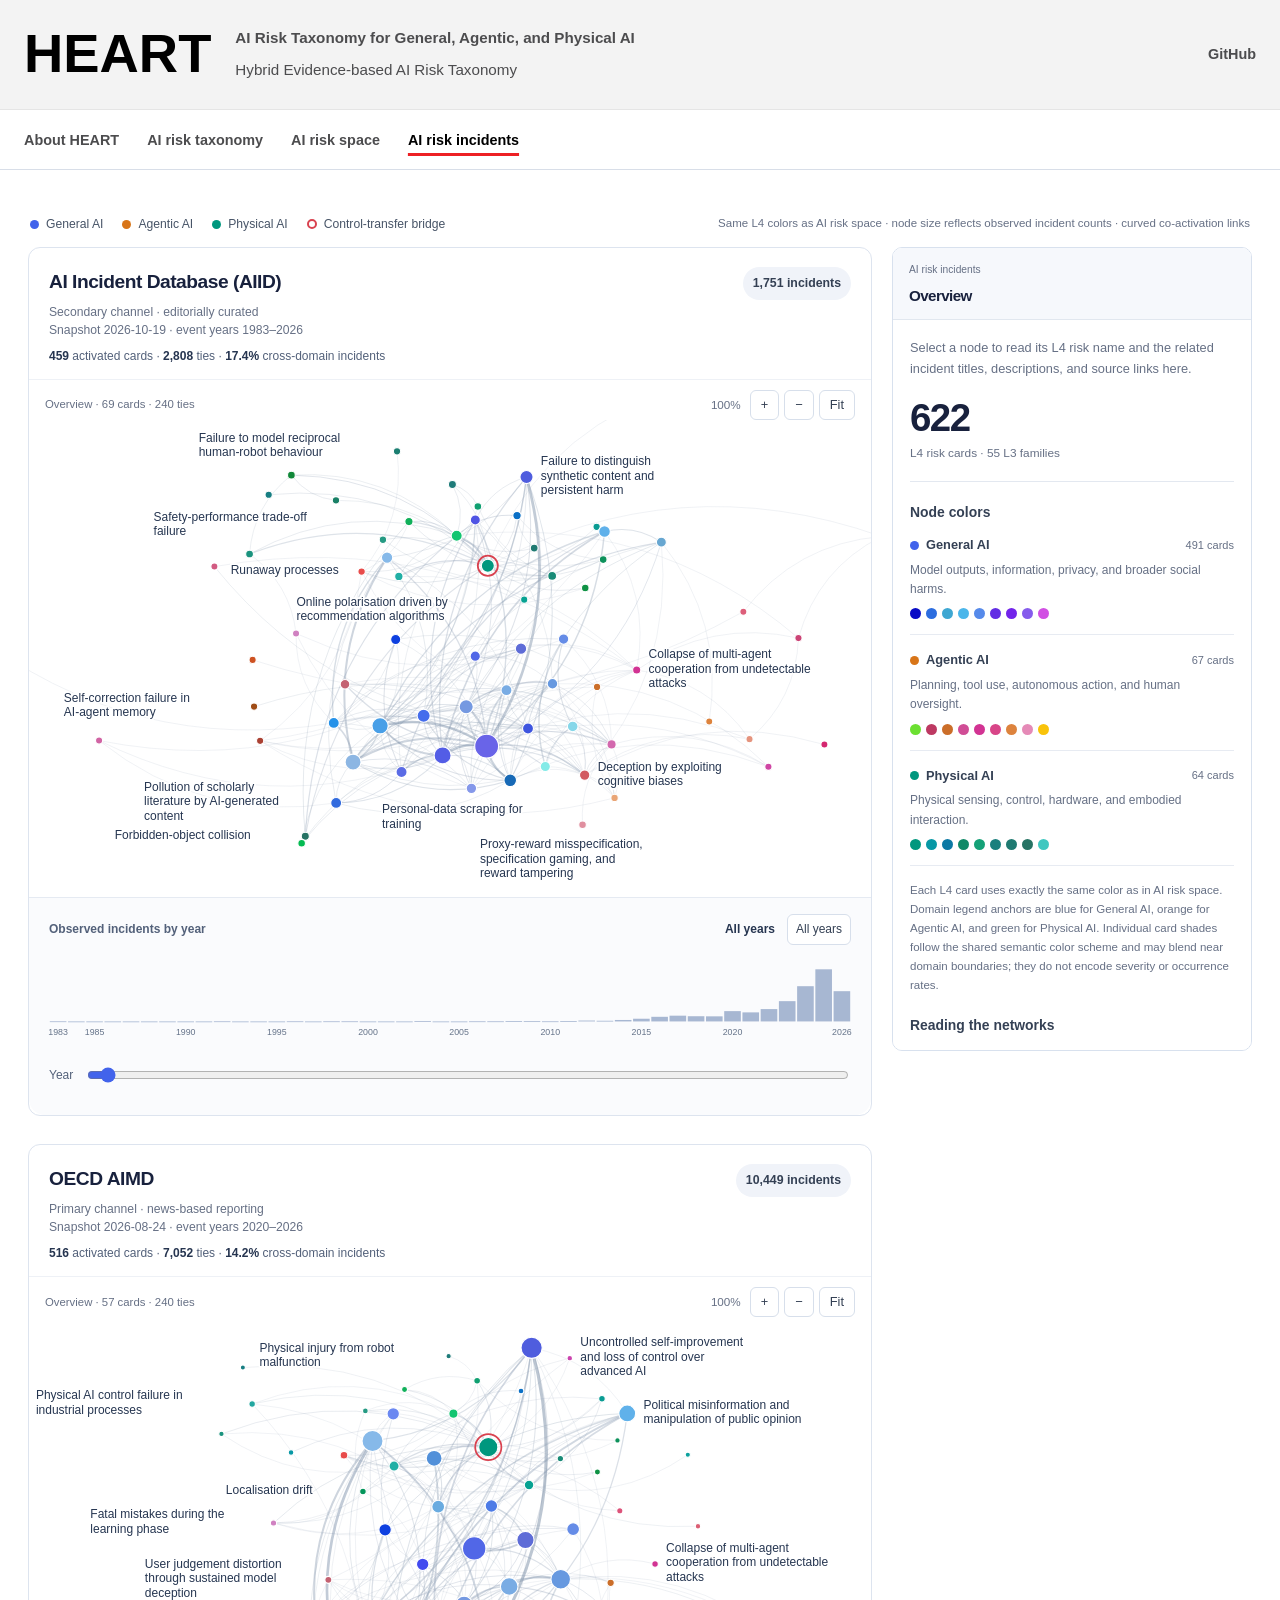
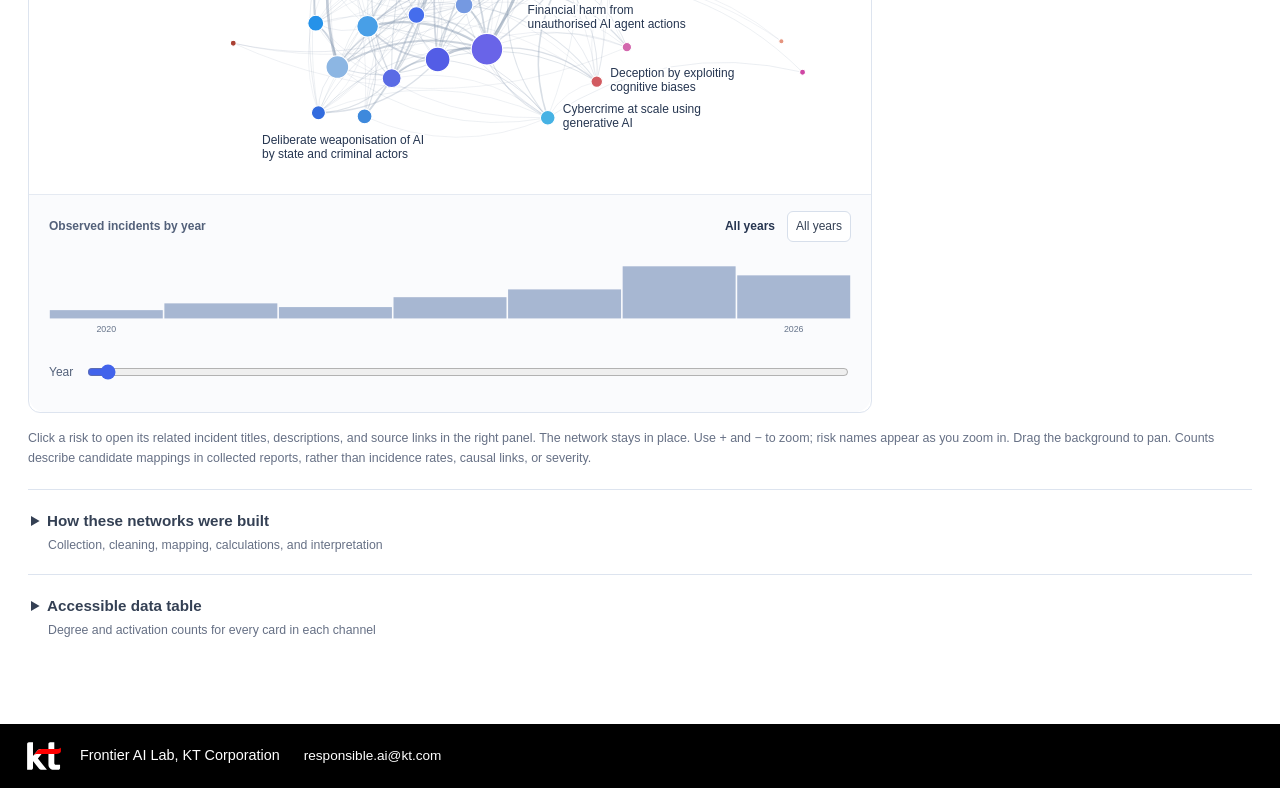
<file: incidents.html>
<!doctype html>
<html lang="en"><head><meta charset="utf-8"><meta name="viewport" content="width=device-width,initial-scale=1">
<meta name="description" content="Compare OECD AIM and AIID incident-based risk networks using the paper's non-circular mapping to 622 HEART risk cards.">
<title>AI risk incidents | HEART</title><link rel="icon" href="assets/favicon.svg" type="image/svg+xml">
<link rel="stylesheet" href="assets/styles-v2.css"><link rel="stylesheet" href="assets/institution.css"><link rel="stylesheet" href="assets/explorer-layout.css?v=logo-black-20261025"><link rel="stylesheet" href="assets/incident-channels.css?v=20261025-channels-23">
<script defer src="assets/incident-channels.js?v=classification-20261026"></script></head><body><header class="site-header"><a class="brand" href="./" aria-label="HEART home"><span class="heart-brand-copy"><span class="brand-kicker"><span class="brand-gold-dot" aria-hidden="true"></span>AI Risk Taxonomy for General, Agentic, and Physical AI</span><strong>HEA<span class="heart-brand-r">R</span>T</strong><small>Hybrid Evidence-based AI Risk Taxonomy</small></span></a><nav aria-label="Primary navigation"><a href="https://github.com/deep1003/HEART-AI-Risk-Taxonomy" target="_blank" rel="noopener noreferrer">GitHub</a></nav></header><main><nav class="section-nav" aria-label="Page sections"><div class="explorer-tabs"><a href="about.html?v=shared-shell-20261010">About HEART</a><a href="./?v=shared-shell-20261010#explore">AI risk taxonomy</a><a href="./?v=shared-shell-20261010#ai-risk-space">AI risk space</a><a href="incidents.html?v=20261025-channels-23" aria-current="page">AI risk incidents</a></div></nav><article class="incident-explorer">

<div class="incident-controls" hidden aria-hidden="true"><label class="search-label">Find a risk<input id="incident-search" type="search" placeholder="Risk ID, name, or definition" autocomplete="off"></label><label>Highlight domain<select id="incident-domain"><option value="">All domains</option><option value="L1_G">General AI</option><option value="L1_A">Agentic AI</option><option value="L1_P">Physical AI</option></select></label><label>Network view<select id="incident-view"><option value="overview">Overview</option><option value="all">All activated cards</option></select></label><label class="label-control"><input type="checkbox" id="incident-labels">Show names</label><button id="incident-reset" type="button">Reset</button></div>
<div id="incident-matches" class="incident-matches" aria-live="polite"></div>
<div class="incident-legend" aria-label="Risk-domain legend"><span><i style="background:#4263eb"></i>General AI</span><span><i style="background:#d87518"></i>Agentic AI</span><span><i style="background:#00977e"></i>Physical AI</span><span class="bridge-key"><i></i>Control-transfer bridge</span><span class="scale-note">Same L4 colors as AI risk space · node size reflects observed incident counts · curved co-activation links</span></div>
<div id="incident-workspace" class="incident-workspace"><div id="incident-networks" class="incident-network-grid" aria-busy="true"><p role="status">Loading the two channel networks…</p></div><aside id="incident-selection" class="incident-selection" aria-label="Risk overview and related incidents"><p class="overview-loading">Loading overview…</p></aside></div>
<p class="reading-note">Click a risk to open its related incident titles, descriptions, and source links in the right panel. The network stays in place. Use + and − to zoom; risk names appear as you zoom in. Drag the background to pan. Counts describe candidate mappings in collected reports, rather than incidence rates, causal links, or severity.</p>
<details class="incident-methods" id="methods"><summary>How these networks were built<span>Collection, cleaning, mapping, calculations, and interpretation</span></summary><div class="method-content">
<section><h2>Data collection and channel separation</h2><p>The primary channel contains 10,449 OECD AI Incidents Monitor records from the frozen 24 August 2026 snapshot. The secondary channel contains 1,751 AI Incident Database records from the 19 October 2026 snapshot. OECD AIM uses news-based collection, while AIID curates incidents editorially. The event-year ranges in these snapshots are 2020–2026 and 1983–2026, respectively.</p><p>Each graph retains every record in its own channel. Some AIM records are linked to AIID, so the two totals must not be added as independent events. The paper's pooled sensitivity set removes 1,083 linked AIM rows and retains all AIID rows, yielding 11,117 records. MIT Tracker classifications and CSET labels enrich AIID for external validation and do not form a third incident channel.</p><p>Hazards are excluded from these two incident graphs. The paper examines them separately as potential harms. The AIM collection change on 1 November 2024 is also examined separately rather than treated as a change in underlying risk prevalence.</p></section>
<section><h2>Cleaning and non-circular card mapping</h2><p>Source identifiers and channel membership are preserved. Linked identities are reconciled explicitly rather than merged through title resemblance alone. Each incident is embedded from its title, description, and AI-system text using the frozen BGE-M3 dense representation. Cosine similarity retrieves the three closest cards from the 622-card, 55-family inventory.</p><p>Source risk categories, harm labels, MIT classifications, and CSET labels are excluded from embedding inputs so they can be used independently for validation. An activated card is a retrieved candidate, not an expert-adjudicated attribution. The same model and retrieval rule are used in both channels.</p></section>
<section><h2>Network calculation and display</h2><p>An undirected edge joins two cards when at least one incident activates both. Three distinct cards produce three unordered card pairs per incident. Repeated pairs increment the co-activation count. Degree counts distinct neighboring cards in the full channel network. Node area increases linearly with observed incident counts above a small minimum visible area, with a larger AIID node-size display scale for readability. Cross-channel count comparisons should use the detail-panel counts. Edge widths use co-activations per 1,000 incidents, with one scale shared across channels.</p><p>The overview starts with the 25 cards with the highest observed incident counts in each domain, explicitly includes the control-transfer card, and retains the 240 strongest ties among those candidates. Displayed isolates are removed. The full view contains every activated card and every observed co-activation edge. Filtering changes the display, not the reported full-network metrics.</p><p>Both plots share a deterministic joint layout with seed 20261021. Positions are separated to reduce node overlap. Curved links follow the AI risk space convention. Every L4 node reads its exact color by card ID from the same semantic_space.json source as AI risk space. Domain legend anchors are blue, orange, and green; individual semantic shades can blend near domain boundaries. A red ring highlights automated-driving control-transfer failure without replacing its domain color. Positions are for comparison and do not measure causal or geographic distance.</p><div id="incident-network-metrics" class="table-wrap"></div></section>
<section><h2>Representation and statistical checks</h2><p>For domain <em>d</em> in channel <em>c</em>, let <em>a</em><sub>dc</sub> count top-three card assignments, <em>N</em><sub>d</sub> count stated cards in that domain, and <em>N</em> = 622. The revelation ratio compares the domain's share of assignments with its share of the inventory.</p><div class="incident-equation"><math display="block" aria-label="R d c equals domain assignment share divided by domain inventory share"><msub><mi>R</mi><mrow><mi>d</mi><mi>c</mi></mrow></msub><mo>=</mo><mfrac><mfrac><msub><mi>a</mi><mrow><mi>d</mi><mi>c</mi></mrow></msub><mrow><munder><mo>∑</mo><mrow><mi>d</mi><mo>′</mo></mrow></munder><msub><mi>a</mi><mrow><mi>d</mi><mo>′</mo><mi>c</mi></mrow></msub></mrow></mfrac><mfrac><msub><mi>N</mi><mi>d</mi></msub><mi>N</mi></mfrac></mfrac></math></div><p>Each incident contributes three assignments. Physical cards account for 10.1% of the inventory and 3.0% of AIM's 31,347 assignments, giving a revelation ratio of 0.30; AIID's corresponding ratio is 0.61. A ratio below 1 indicates lower representation relative to inventory size. It does not establish lower real-world occurrence or identify why records are missing.</p><p>The paper resamples incidents 2,000 times for confidence intervals and permutes embodiment labels 2,000 times within the closest card's home domain. Regression also adjusts for home domain, top-one similarity, and the first-to-third similarity gap. Network tests shuffle domain labels 1,000 times while retaining channel topology and domain counts. These within-channel nulls account for unequal domain sizes.</p><p>Bias-corrected Chao1 uses cards activated once and twice to estimate a lower bound on card richness under the sampling model. Its gap from the inventory is an extrapolation gap, not a count of risks that can never be reported. Incident absence should not remove an inventory-based scenario from RAI evaluation.</p></section>
<section><h2>What the evidence supports</h2><p>Reported incidents bring risks from different operating domains together, with automated-driving control-transfer failure linking General, Agentic, and Physical neighborhoods. This motivates evaluating the composed service and its human–automation handovers across domains.</p><p>Public reporting is selective. Disclosure, collection rules, language and geographic coverage, event composition, text detail, and mapping can all influence visibility. Network degree is connectivity, not importance; co-activation is a retrieved relationship, not a proven causal chain. The independent mapper and masking checks support parts of the paper's findings, while the cross-encoder reversal marks a boundary under stricter card selection.</p></section>
<section><h2>Sources and reproducible aggregates</h2><p><a href="https://oecd.ai/en/incidents" target="_blank" rel="noopener noreferrer">OECD AI Incidents Monitor</a> · <a href="https://incidentdatabase.ai/research/snapshots/" target="_blank" rel="noopener noreferrer">AI Incident Database snapshots</a> · <a href="./?v=shared-shell-20261010#ai-risk-space">HEART AI risk space</a></p><ul class="incident-downloads"><li><a href="data/incidents/channels/networks.json">Channel networks and display coordinates · JSON</a></li><li><a href="data/incidents/channels/nodes.csv">All activated-card metrics · CSV</a></li><li><a href="data/incidents/channels/edges.csv">All co-activation edges · CSV</a></li><li><a href="data/incidents/channels/validation.json">Input hashes and integrity checks · JSON</a></li><li><a href="data/incidents/channels/README.md">Definitions and reproduction commands</a></li></ul><p>Incident summaries are reproduced from the existing source snapshots with links and attribution. Source article full texts and human-adjudication sheets are not included.</p></section>
</div></details>
<details class="incident-methods"><summary>Accessible data table<span>Degree and activation counts for every card in each channel</span></summary><div id="incident-data-table" class="method-content table-wrap"></div></details>
<noscript><p>Enable JavaScript for the interactive networks, or download the <a href="data/incidents/channels/nodes.csv">node table</a> and <a href="data/incidents/channels/edges.csv">edge table</a>.</p></noscript>
</article></main><footer class="site-footer publisher-footer"><div class="publisher-identity"><a class="kt-logo-link" href="https://corp.kt.com/eng/" target="_blank" rel="noopener noreferrer" aria-label="KT Corporation official website"><img src="assets/kt-logo-light.svg" alt="KT" width="40" height="40"></a><div><p class="publisher-name">Frontier AI Lab, KT Corporation</p><a class="publisher-contact" href="mailto:responsible.ai@kt.com">responsible.ai@kt.com</a></div></div></footer></body></html>
</file>
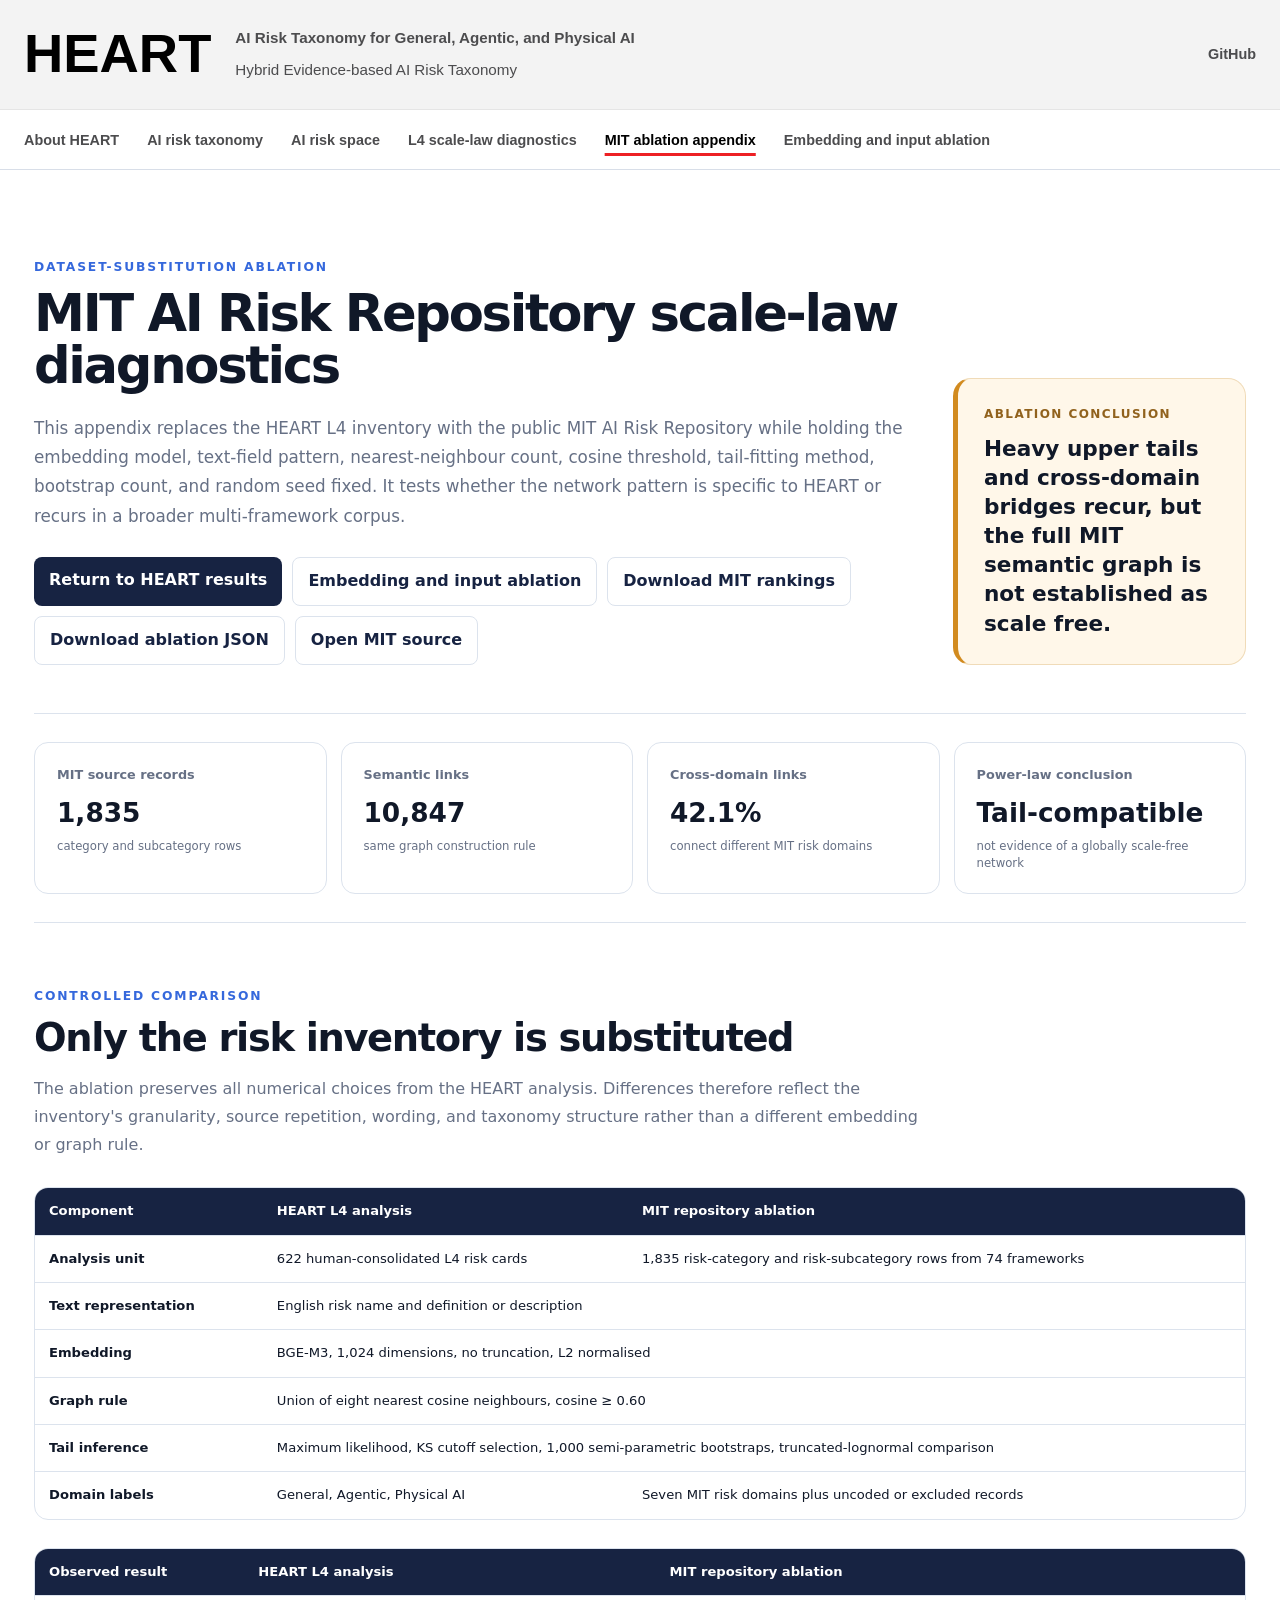
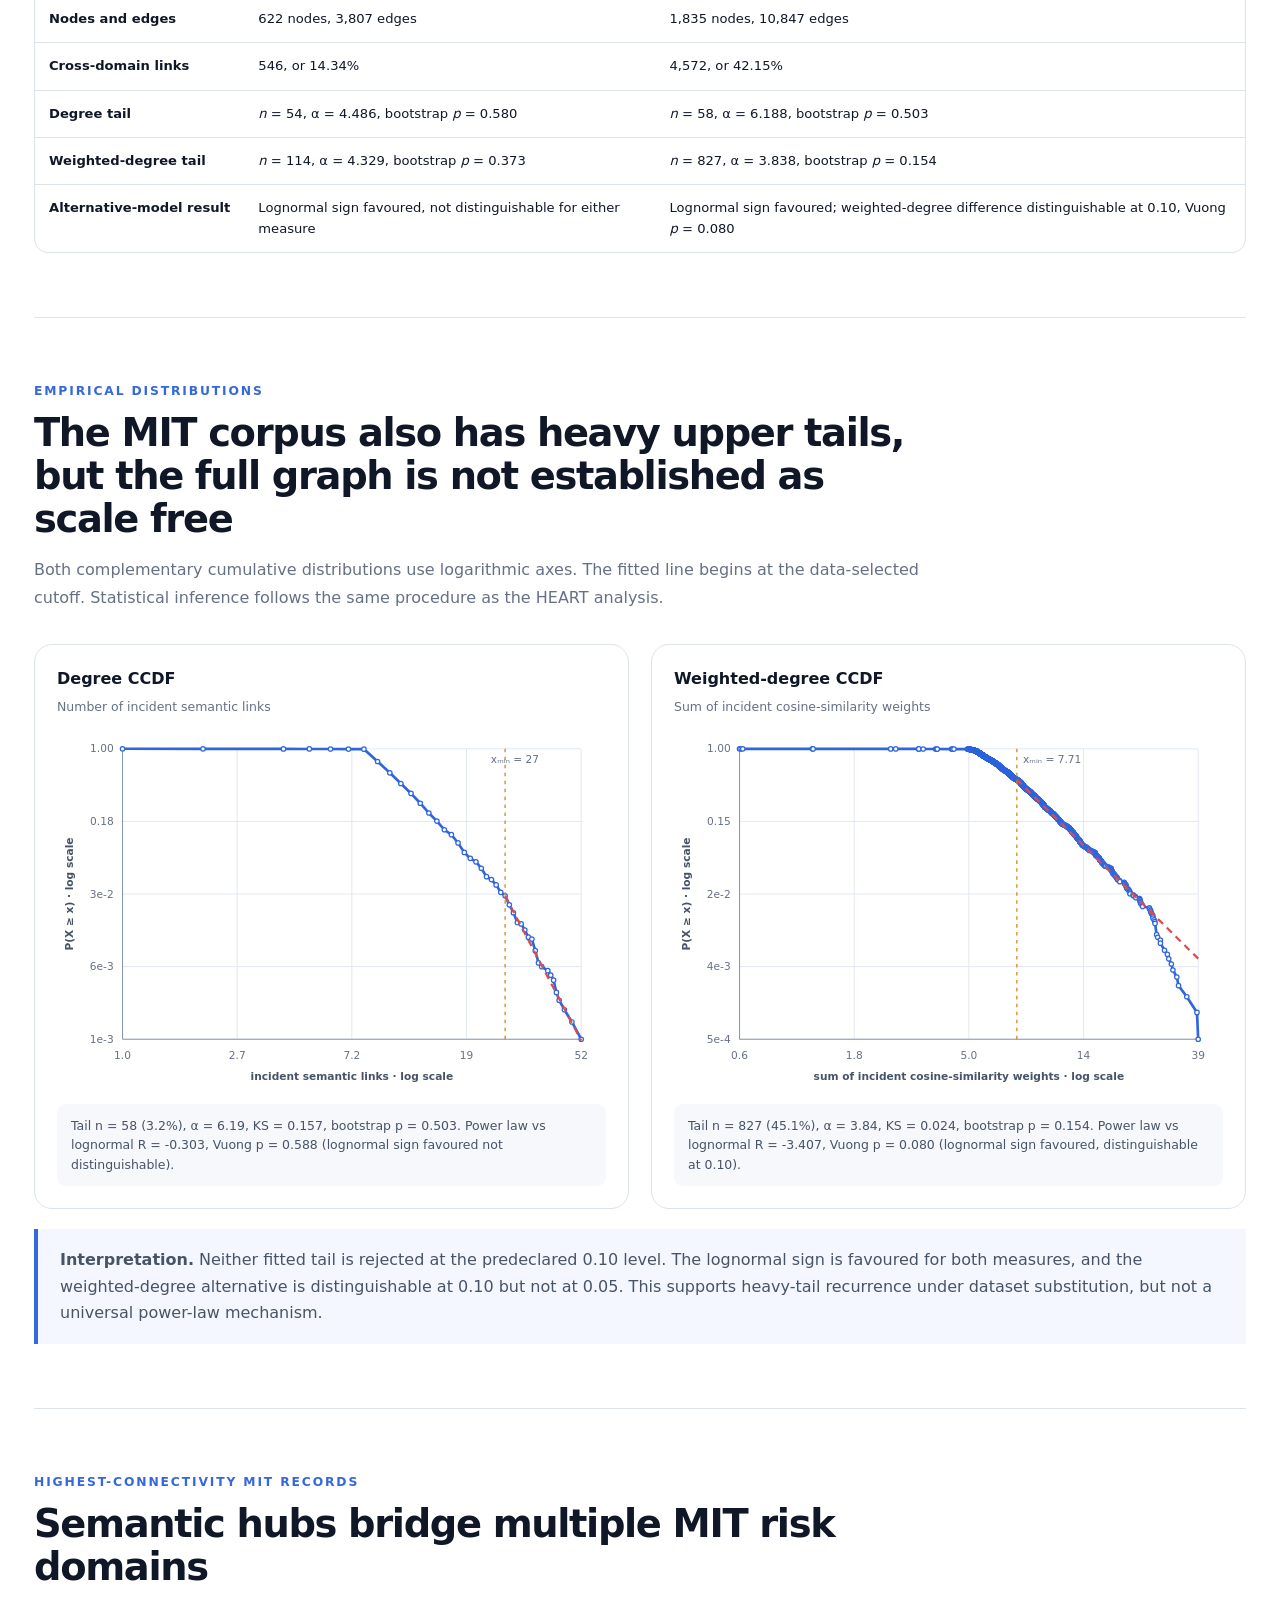
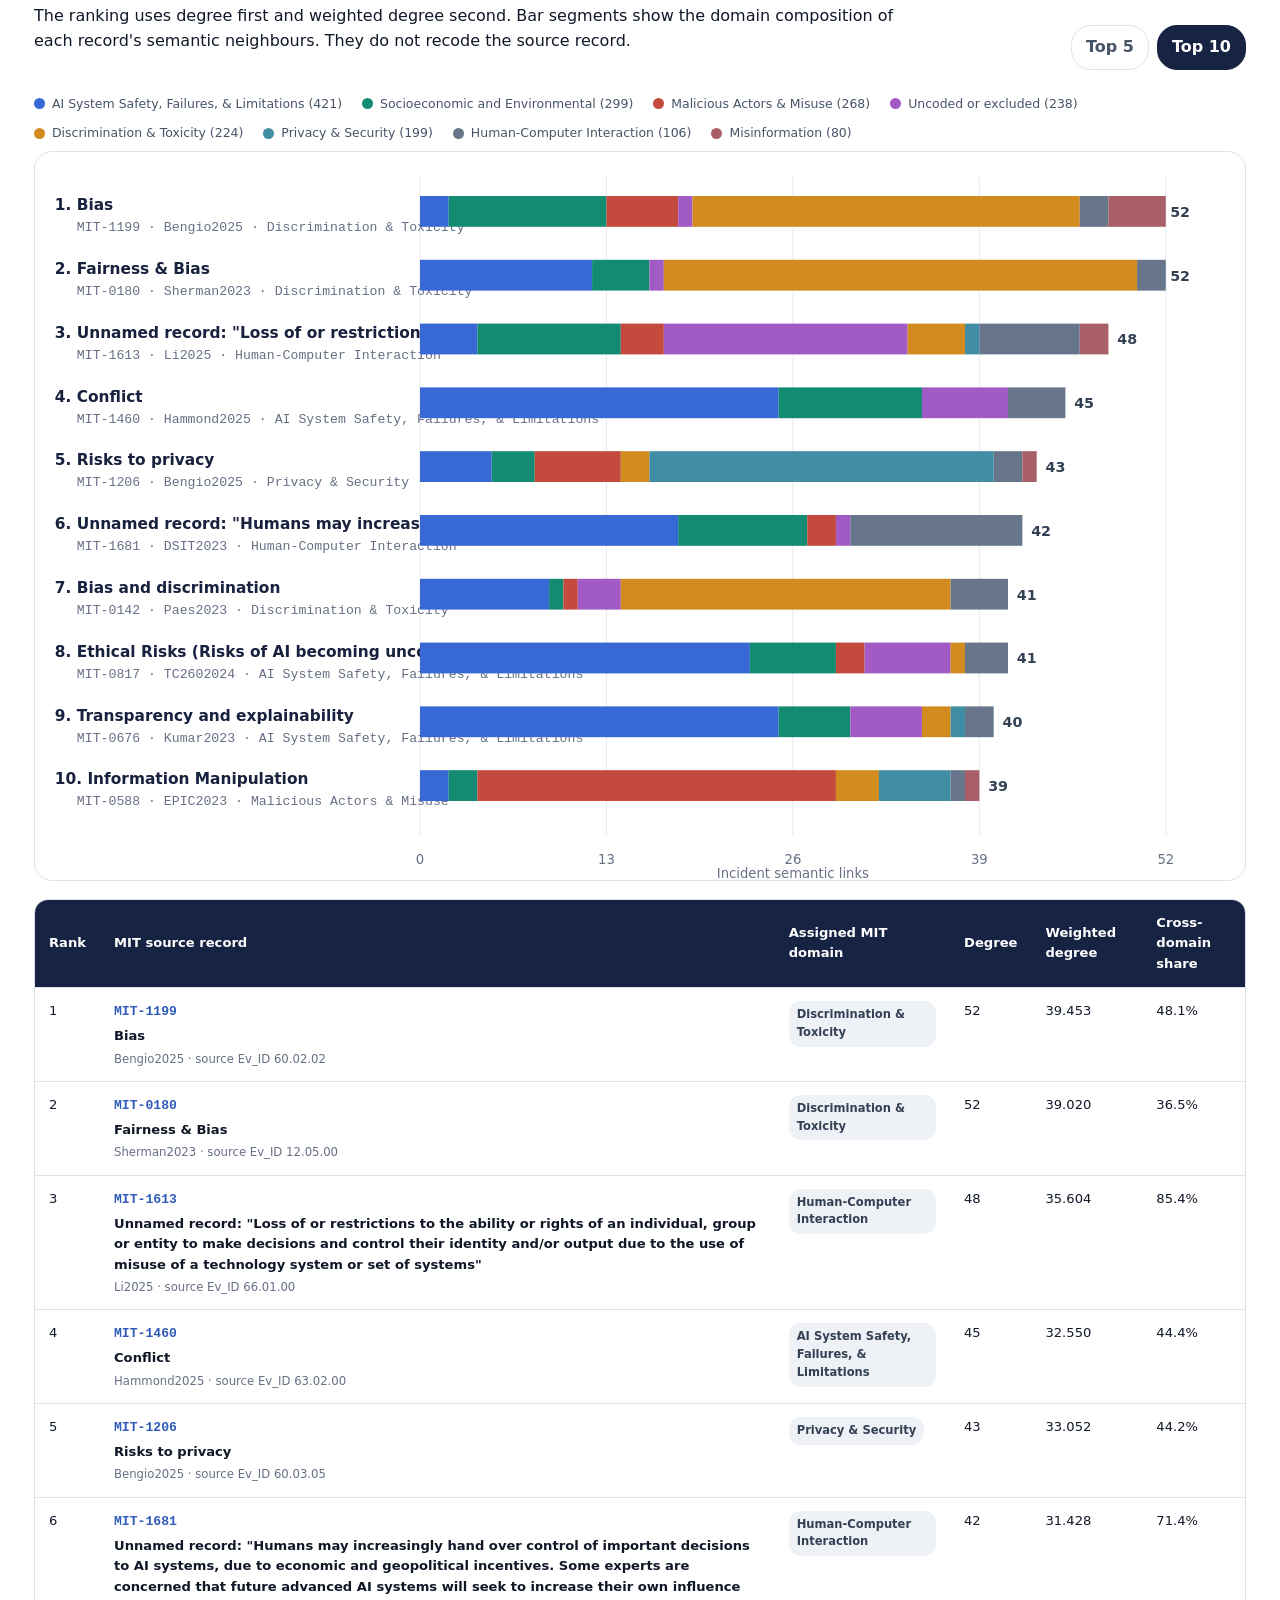
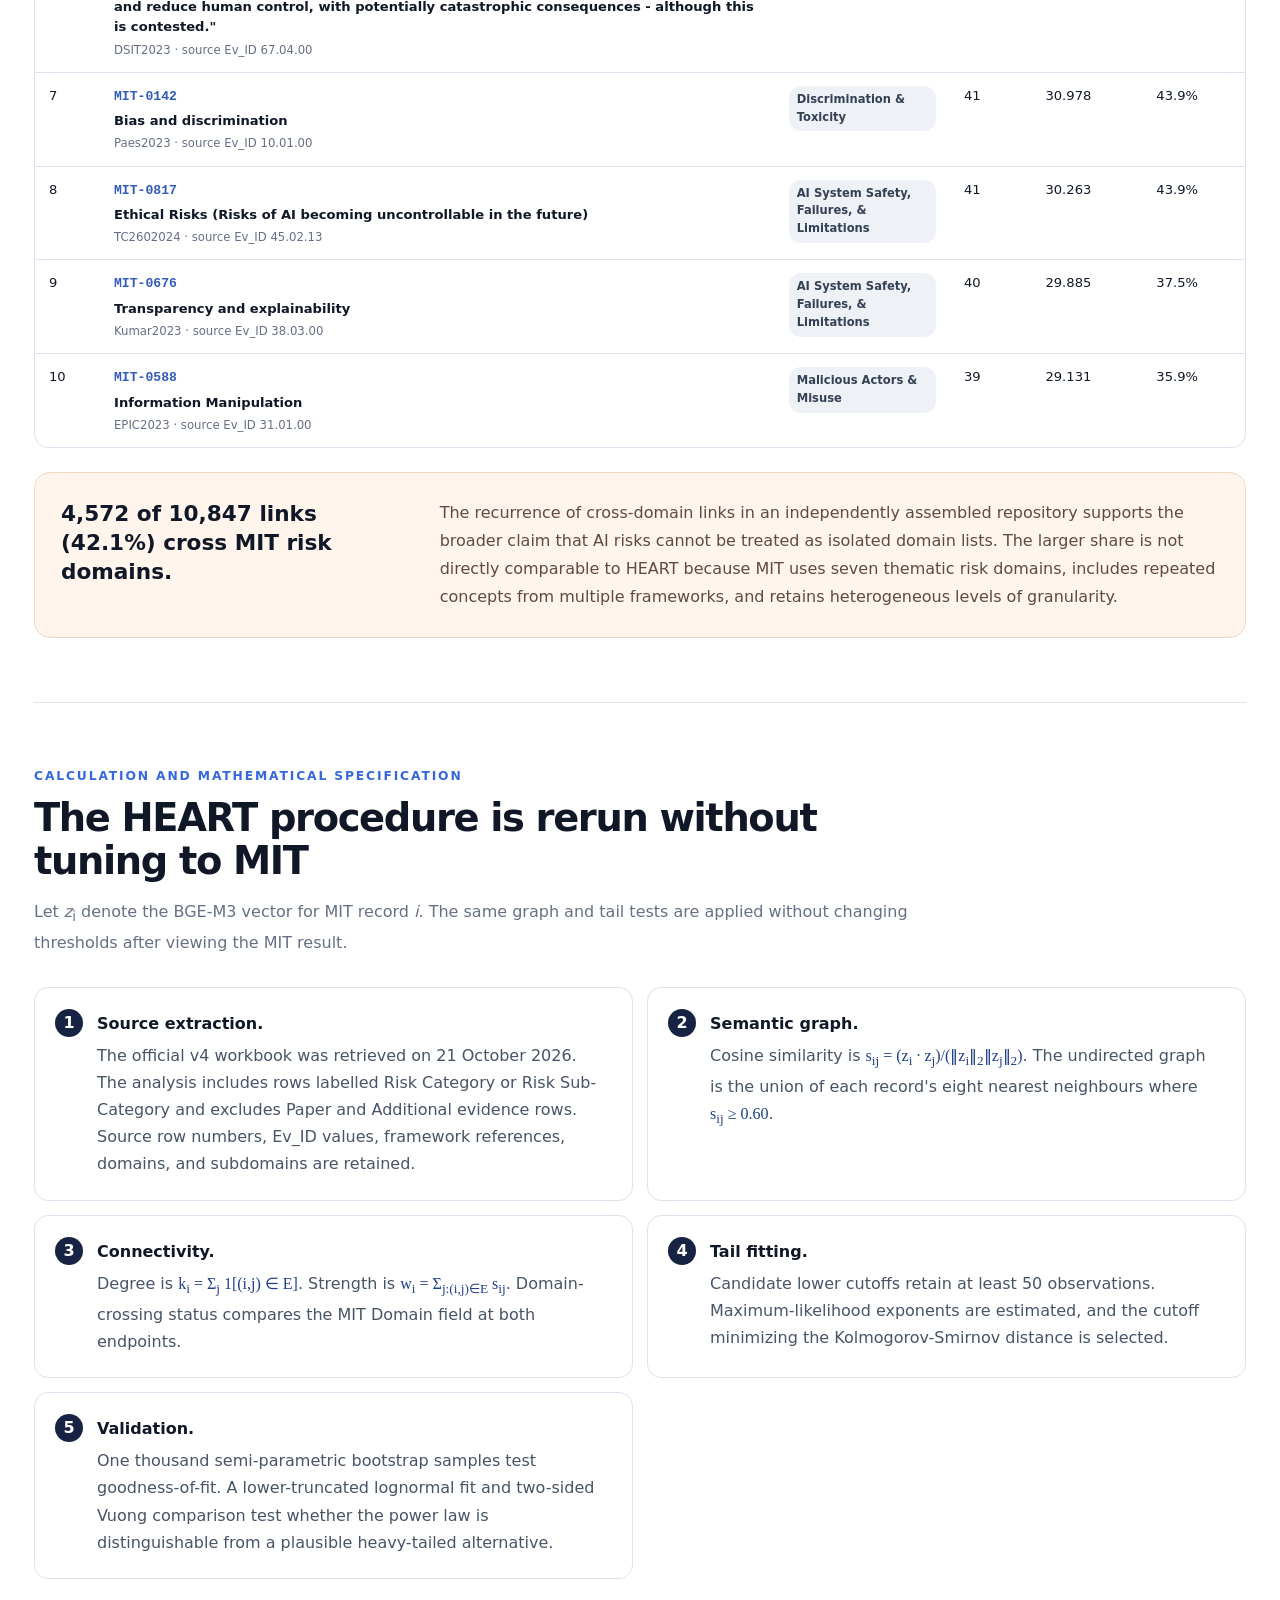
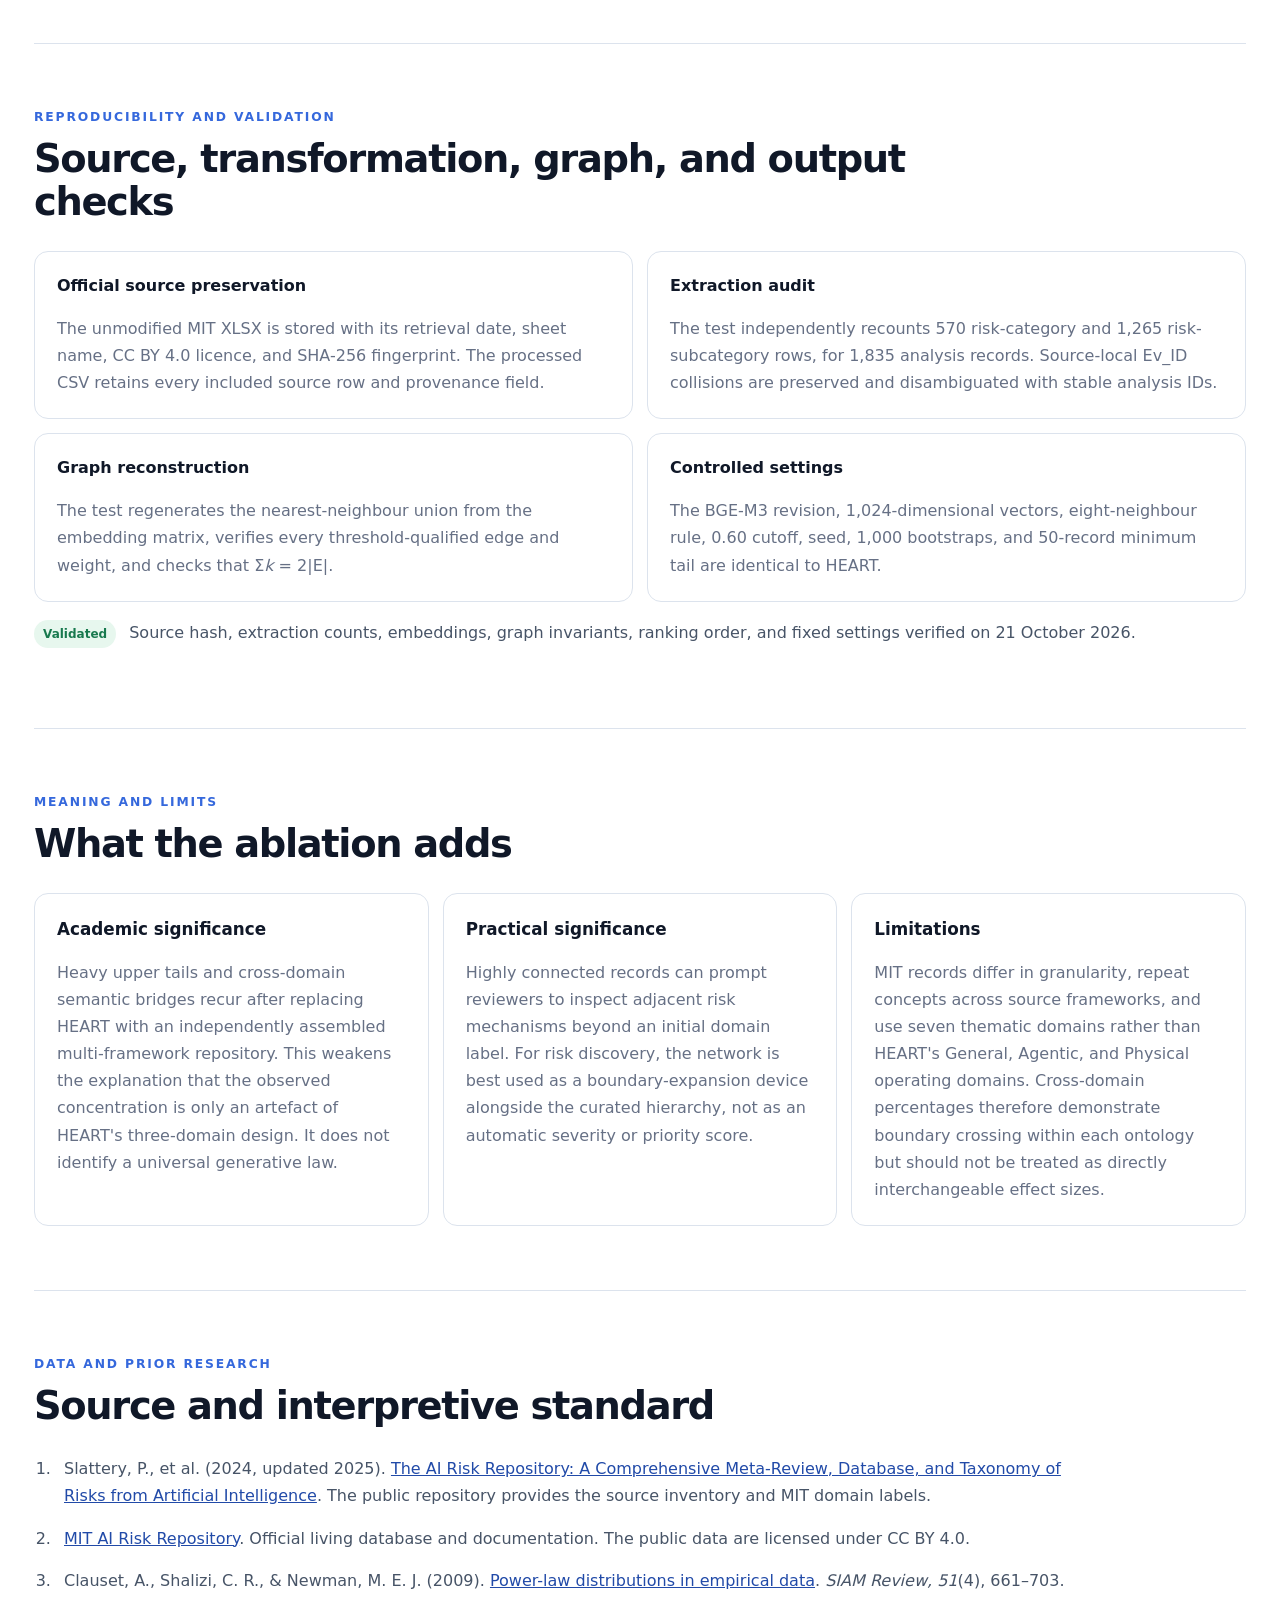
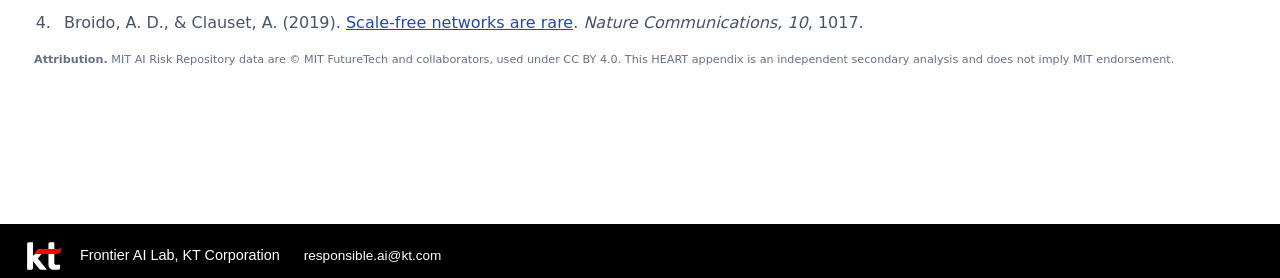
<file: mit-scale-law-ablation.html>
<!doctype html>
<html lang="en">
<head>
  <meta charset="utf-8">
  <meta name="viewport" content="width=device-width, initial-scale=1">
  <meta name="description" content="Dataset-substitution ablation of HEART L4 scale-law diagnostics using the public MIT AI Risk Repository v4.">
  <title>MIT Repository ablation | HEART</title>
  <link rel="icon" href="assets/favicon.svg" type="image/svg+xml">
  <link rel="stylesheet" href="assets/styles-v2.css">
  <link rel="stylesheet" href="assets/institution.css">
  <link rel="stylesheet" href="assets/explorer-layout.css?v=logo-black-20261025">
  <link rel="stylesheet" href="assets/scale-law-diagnostics.css?v=20261021-mit">
</head>
<body>
  <header class="site-header">
    <a class="brand" href="./" aria-label="HEART home"><span class="heart-brand-copy"><span class="brand-kicker"><span class="brand-gold-dot" aria-hidden="true"></span>AI Risk Taxonomy for General, Agentic, and Physical AI</span><strong>HEA<span class="heart-brand-r">R</span>T</strong><small>Hybrid Evidence-based AI Risk Taxonomy</small></span></a>
    <nav aria-label="Primary navigation"><a href="https://github.com/deep1003/HEART-AI-Risk-Taxonomy" target="_blank" rel="noopener noreferrer">GitHub</a></nav>
  </header>
  <main>
    <nav class="section-nav" aria-label="Page sections"><div class="explorer-tabs"><a href="about.html">About HEART</a><a href="./#explore">AI risk taxonomy</a><a href="./#ai-risk-space">AI risk space</a><a href="scale-law-diagnostics.html">L4 scale-law diagnostics</a><a href="mit-scale-law-ablation.html" aria-current="page">MIT ablation appendix</a><a href="embedding-input-ablation.html">Embedding and input ablation</a></div></nav>

    <div class="diagnostics-main">
      <section class="diagnostics-hero">
        <div>
          <p class="diagnostics-eyebrow">Dataset-substitution ablation</p>
          <h1>MIT AI Risk Repository scale-law diagnostics</h1>
          <p class="diagnostics-lede">This appendix replaces the HEART L4 inventory with the public MIT AI Risk Repository while holding the embedding model, text-field pattern, nearest-neighbour count, cosine threshold, tail-fitting method, bootstrap count, and random seed fixed. It tests whether the network pattern is specific to HEART or recurs in a broader multi-framework corpus.</p>
          <div class="diagnostics-actions"><a href="scale-law-diagnostics.html">Return to HEART results</a><a class="secondary" href="embedding-input-ablation.html">Embedding and input ablation</a><a class="secondary" href="data/mit_scale_law_top_risks.csv" download>Download MIT rankings</a><a class="secondary" href="data/mit_scale_law_ablation.json" download>Download ablation JSON</a><a class="secondary" href="https://airisk.mit.edu/risks" target="_blank" rel="noopener noreferrer">Open MIT source</a></div>
        </div>
        <div class="hero-verdict" id="hero-verdict" aria-live="polite"><span>Ablation conclusion</span><strong>Loading diagnostics…</strong></div>
      </section>

      <section class="diagnostics-summary" aria-label="Ablation summary">
        <article><span>MIT source records</span><strong id="node-count">1,835</strong><small>category and subcategory rows</small></article>
        <article><span>Semantic links</span><strong id="edge-count">10,847</strong><small>same graph construction rule</small></article>
        <article><span>Cross-domain links</span><strong id="cross-share">42.1%</strong><small>connect different MIT risk domains</small></article>
        <article><span>Power-law conclusion</span><strong id="fit-conclusion">Tail-compatible</strong><small>not evidence of a globally scale-free network</small></article>
      </section>

      <section class="diagnostics-section" aria-labelledby="comparison-title">
        <div class="section-copy"><p class="diagnostics-eyebrow">Controlled comparison</p><h2 id="comparison-title">Only the risk inventory is substituted</h2><p>The ablation preserves all numerical choices from the HEART analysis. Differences therefore reflect the inventory's granularity, source repetition, wording, and taxonomy structure rather than a different embedding or graph rule.</p></div>
        <div class="ranking-table-wrap comparison-table-wrap"><table class="ranking-table comparison-table"><thead><tr><th>Component</th><th>HEART L4 analysis</th><th>MIT repository ablation</th></tr></thead><tbody>
          <tr><td>Analysis unit</td><td>622 human-consolidated L4 risk cards</td><td>1,835 risk-category and risk-subcategory rows from 74 frameworks</td></tr>
          <tr><td>Text representation</td><td colspan="2">English risk name and definition or description</td></tr>
          <tr><td>Embedding</td><td colspan="2">BGE-M3, 1,024 dimensions, no truncation, L2 normalised</td></tr>
          <tr><td>Graph rule</td><td colspan="2">Union of eight nearest cosine neighbours, cosine ≥ 0.60</td></tr>
          <tr><td>Tail inference</td><td colspan="2">Maximum likelihood, KS cutoff selection, 1,000 semi-parametric bootstraps, truncated-lognormal comparison</td></tr>
          <tr><td>Domain labels</td><td>General, Agentic, Physical AI</td><td>Seven MIT risk domains plus uncoded or excluded records</td></tr>
        </tbody></table></div>
        <div class="ranking-table-wrap comparison-table-wrap"><table class="ranking-table comparison-table"><thead><tr><th>Observed result</th><th>HEART L4 analysis</th><th>MIT repository ablation</th></tr></thead><tbody>
          <tr><td>Nodes and edges</td><td>622 nodes, 3,807 edges</td><td>1,835 nodes, 10,847 edges</td></tr>
          <tr><td>Cross-domain links</td><td>546, or 14.34%</td><td>4,572, or 42.15%</td></tr>
          <tr><td>Degree tail</td><td><em>n</em> = 54, α = 4.486, bootstrap <em>p</em> = 0.580</td><td><em>n</em> = 58, α = 6.188, bootstrap <em>p</em> = 0.503</td></tr>
          <tr><td>Weighted-degree tail</td><td><em>n</em> = 114, α = 4.329, bootstrap <em>p</em> = 0.373</td><td><em>n</em> = 827, α = 3.838, bootstrap <em>p</em> = 0.154</td></tr>
          <tr><td>Alternative-model result</td><td>Lognormal sign favoured, not distinguishable for either measure</td><td>Lognormal sign favoured; weighted-degree difference distinguishable at 0.10, Vuong <em>p</em> = 0.080</td></tr>
        </tbody></table></div>
      </section>

      <section class="diagnostics-section" aria-labelledby="distribution-title">
        <div class="section-copy"><p class="diagnostics-eyebrow">Empirical distributions</p><h2 id="distribution-title">The MIT corpus also has heavy upper tails, but the full graph is not established as scale free</h2><p>Both complementary cumulative distributions use logarithmic axes. The fitted line begins at the data-selected cutoff. Statistical inference follows the same procedure as the HEART analysis.</p></div>
        <div class="chart-grid">
          <figure class="diagnostic-chart"><figcaption><strong>Degree CCDF</strong><span>Number of incident semantic links</span></figcaption><svg id="degree-chart" viewBox="0 0 620 420" role="img" aria-label="MIT repository complementary cumulative degree distribution"></svg><p id="degree-result" class="chart-result"></p></figure>
          <figure class="diagnostic-chart"><figcaption><strong>Weighted-degree CCDF</strong><span>Sum of incident cosine-similarity weights</span></figcaption><svg id="strength-chart" viewBox="0 0 620 420" role="img" aria-label="MIT repository complementary cumulative weighted-degree distribution"></svg><p id="strength-result" class="chart-result"></p></figure>
        </div>
        <div class="reading-note"><strong>Interpretation.</strong> Neither fitted tail is rejected at the predeclared 0.10 level. The lognormal sign is favoured for both measures, and the weighted-degree alternative is distinguishable at 0.10 but not at 0.05. This supports heavy-tail recurrence under dataset substitution, but not a universal power-law mechanism.</div>
      </section>

      <section class="diagnostics-section cross-domain-section" aria-labelledby="ranking-title">
        <div class="section-copy ranking-head"><div><p class="diagnostics-eyebrow">Highest-connectivity MIT records</p><h2 id="ranking-title">Semantic hubs bridge multiple MIT risk domains</h2><p>The ranking uses degree first and weighted degree second. Bar segments show the domain composition of each record's semantic neighbours. They do not recode the source record.</p></div><div class="rank-toggle" role="group" aria-label="Number of records"><button type="button" data-limit="5" aria-pressed="false">Top 5</button><button type="button" data-limit="10" aria-pressed="true">Top 10</button></div></div>
        <div class="domain-legend mit-domain-legend" id="domain-legend" aria-label="MIT domain legend"></div>
        <figure class="ranking-chart"><svg id="ranking-chart" viewBox="0 0 1100 650" role="img" aria-label="Top MIT risk records by semantic degree with neighbor-domain composition"></svg></figure>
        <div class="ranking-table-wrap"><table class="ranking-table"><thead><tr><th>Rank</th><th>MIT source record</th><th>Assigned MIT domain</th><th>Degree</th><th>Weighted degree</th><th>Cross-domain share</th></tr></thead><tbody id="ranking-body"></tbody></table></div>
        <div class="cross-domain-callout"><strong id="cross-domain-count">4,572 of 10,847 links cross MIT domains.</strong><p>The recurrence of cross-domain links in an independently assembled repository supports the broader claim that AI risks cannot be treated as isolated domain lists. The larger share is not directly comparable to HEART because MIT uses seven thematic risk domains, includes repeated concepts from multiple frameworks, and retains heterogeneous levels of granularity.</p></div>
      </section>

      <section class="diagnostics-section method-section" aria-labelledby="method-title">
        <div class="section-copy"><p class="diagnostics-eyebrow">Calculation and mathematical specification</p><h2 id="method-title">The HEART procedure is rerun without tuning to MIT</h2><p>Let <em>z</em><sub>i</sub> denote the BGE-M3 vector for MIT record <em>i</em>. The same graph and tail tests are applied without changing thresholds after viewing the MIT result.</p></div>
        <ol class="method-steps">
          <li><strong>Source extraction.</strong><span>The official v4 workbook was retrieved on 21 October 2026. The analysis includes rows labelled Risk Category or Risk Sub-Category and excludes Paper and Additional evidence rows. Source row numbers, Ev_ID values, framework references, domains, and subdomains are retained.</span></li>
          <li><strong>Semantic graph.</strong><span>Cosine similarity is <span class="equation">s<sub>ij</sub> = (z<sub>i</sub> · z<sub>j</sub>)/(&#8214;z<sub>i</sub>&#8214;<sub>2</sub>&#8214;z<sub>j</sub>&#8214;<sub>2</sub>)</span>. The undirected graph is the union of each record's eight nearest neighbours where <span class="equation">s<sub>ij</sub> ≥ 0.60</span>.</span></li>
          <li><strong>Connectivity.</strong><span>Degree is <span class="equation">k<sub>i</sub> = Σ<sub>j</sub> 1[(i,j) ∈ E]</span>. Strength is <span class="equation">w<sub>i</sub> = Σ<sub>j:(i,j)∈E</sub> s<sub>ij</sub></span>. Domain-crossing status compares the MIT Domain field at both endpoints.</span></li>
          <li><strong>Tail fitting.</strong><span>Candidate lower cutoffs retain at least 50 observations. Maximum-likelihood exponents are estimated, and the cutoff minimizing the Kolmogorov-Smirnov distance is selected.</span></li>
          <li><strong>Validation.</strong><span>One thousand semi-parametric bootstrap samples test goodness-of-fit. A lower-truncated lognormal fit and two-sided Vuong comparison test whether the power law is distinguishable from a plausible heavy-tailed alternative.</span></li>
        </ol>
      </section>

      <section class="diagnostics-section validation-section" aria-labelledby="validation-title">
        <div class="section-copy"><p class="diagnostics-eyebrow">Reproducibility and validation</p><h2 id="validation-title">Source, transformation, graph, and output checks</h2></div>
        <div class="validation-grid">
          <article><strong>Official source preservation</strong><p>The unmodified MIT XLSX is stored with its retrieval date, sheet name, CC BY 4.0 licence, and SHA-256 fingerprint. The processed CSV retains every included source row and provenance field.</p></article>
          <article><strong>Extraction audit</strong><p>The test independently recounts 570 risk-category and 1,265 risk-subcategory rows, for 1,835 analysis records. Source-local Ev_ID collisions are preserved and disambiguated with stable analysis IDs.</p></article>
          <article><strong>Graph reconstruction</strong><p>The test regenerates the nearest-neighbour union from the embedding matrix, verifies every threshold-qualified edge and weight, and checks that Σ<em>k</em> = 2|E|.</p></article>
          <article><strong>Controlled settings</strong><p>The BGE-M3 revision, 1,024-dimensional vectors, eight-neighbour rule, 0.60 cutoff, seed, 1,000 bootstraps, and 50-record minimum tail are identical to HEART.</p></article>
        </div>
        <p class="validation-record"><span class="validation-pass">Validated</span> <span id="validation-text">Source hash, extraction counts, embeddings, graph invariants, ranking order, and fixed settings verified on 21 October 2026.</span></p>
      </section>

      <section class="diagnostics-section meaning-section" aria-labelledby="meaning-title">
        <div class="section-copy"><p class="diagnostics-eyebrow">Meaning and limits</p><h2 id="meaning-title">What the ablation adds</h2></div>
        <div class="meaning-grid">
          <article><h3>Academic significance</h3><p>Heavy upper tails and cross-domain semantic bridges recur after replacing HEART with an independently assembled multi-framework repository. This weakens the explanation that the observed concentration is only an artefact of HEART's three-domain design. It does not identify a universal generative law.</p></article>
          <article><h3>Practical significance</h3><p>Highly connected records can prompt reviewers to inspect adjacent risk mechanisms beyond an initial domain label. For risk discovery, the network is best used as a boundary-expansion device alongside the curated hierarchy, not as an automatic severity or priority score.</p></article>
          <article><h3>Limitations</h3><p>MIT records differ in granularity, repeat concepts across source frameworks, and use seven thematic domains rather than HEART's General, Agentic, and Physical operating domains. Cross-domain percentages therefore demonstrate boundary crossing within each ontology but should not be treated as directly interchangeable effect sizes.</p></article>
        </div>
      </section>

      <section class="diagnostics-section references-section" aria-labelledby="references-title">
        <div class="section-copy"><p class="diagnostics-eyebrow">Data and prior research</p><h2 id="references-title">Source and interpretive standard</h2></div>
        <ol>
          <li>Slattery, P., et al. (2024, updated 2025). <a href="https://doi.org/10.48550/arXiv.2408.12622" target="_blank" rel="noopener noreferrer">The AI Risk Repository: A Comprehensive Meta-Review, Database, and Taxonomy of Risks from Artificial Intelligence</a>. The public repository provides the source inventory and MIT domain labels.</li>
          <li><a href="https://airisk.mit.edu/risks" target="_blank" rel="noopener noreferrer">MIT AI Risk Repository</a>. Official living database and documentation. The public data are licensed under CC BY 4.0.</li>
          <li>Clauset, A., Shalizi, C. R., &amp; Newman, M. E. J. (2009). <a href="https://doi.org/10.1137/070710111" target="_blank" rel="noopener noreferrer">Power-law distributions in empirical data</a>. <em>SIAM Review, 51</em>(4), 661–703.</li>
          <li>Broido, A. D., &amp; Clauset, A. (2019). <a href="https://doi.org/10.1038/s41467-019-08746-5" target="_blank" rel="noopener noreferrer">Scale-free networks are rare</a>. <em>Nature Communications, 10</em>, 1017.</li>
        </ol>
        <p class="source-note"><strong>Attribution.</strong> MIT AI Risk Repository data are © MIT FutureTech and collaborators, used under CC BY 4.0. This HEART appendix is an independent secondary analysis and does not imply MIT endorsement.</p>
      </section>
    </div>
  </main>
  <footer class="site-footer publisher-footer"><div class="publisher-identity"><a class="kt-logo-link" href="https://corp.kt.com/eng/" target="_blank" rel="noopener noreferrer" aria-label="KT Corporation official website"><img src="assets/kt-logo-light.svg" alt="KT" width="40" height="40"></a><div><p class="publisher-name">Frontier AI Lab, KT Corporation</p><a class="publisher-contact" href="mailto:responsible.ai@kt.com">responsible.ai@kt.com</a></div></div></footer>
  <script src="assets/mit-scale-law-ablation.js?v=20261021" defer></script>
</body>
</html>
</file>
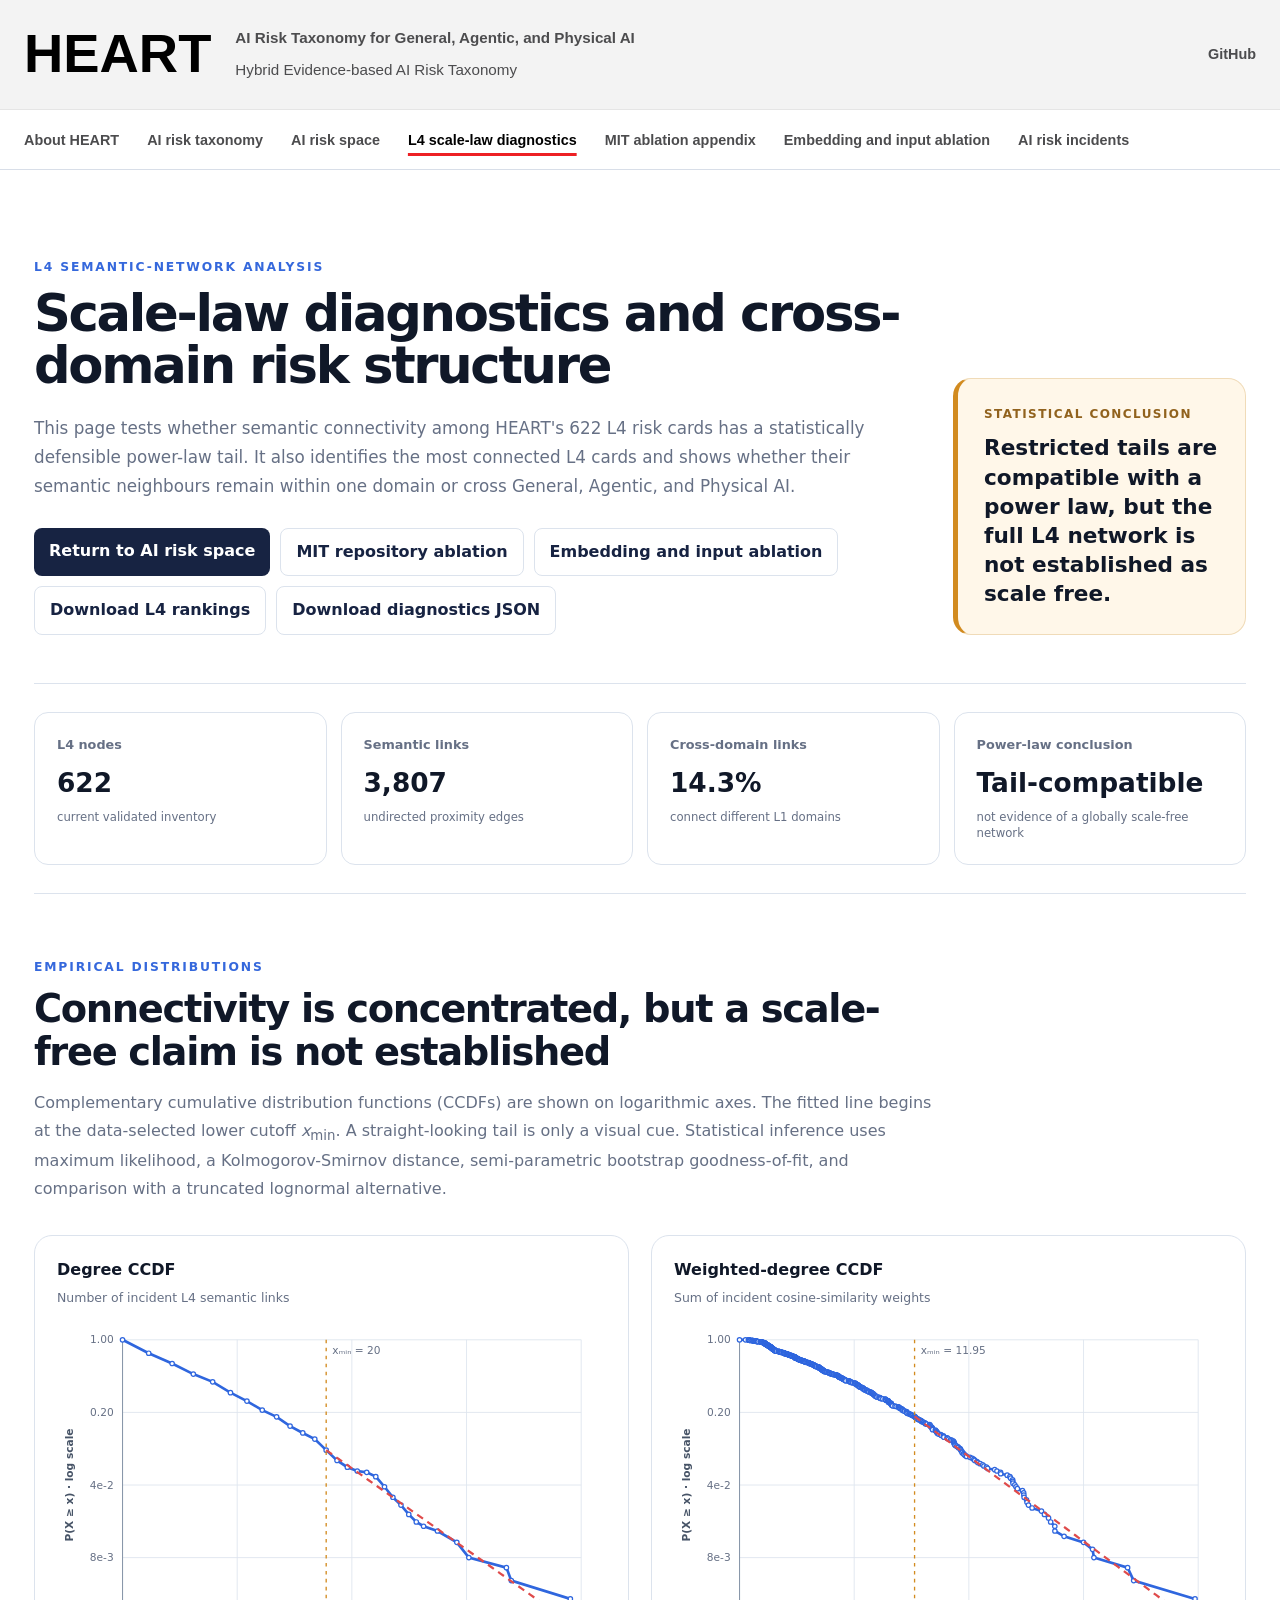
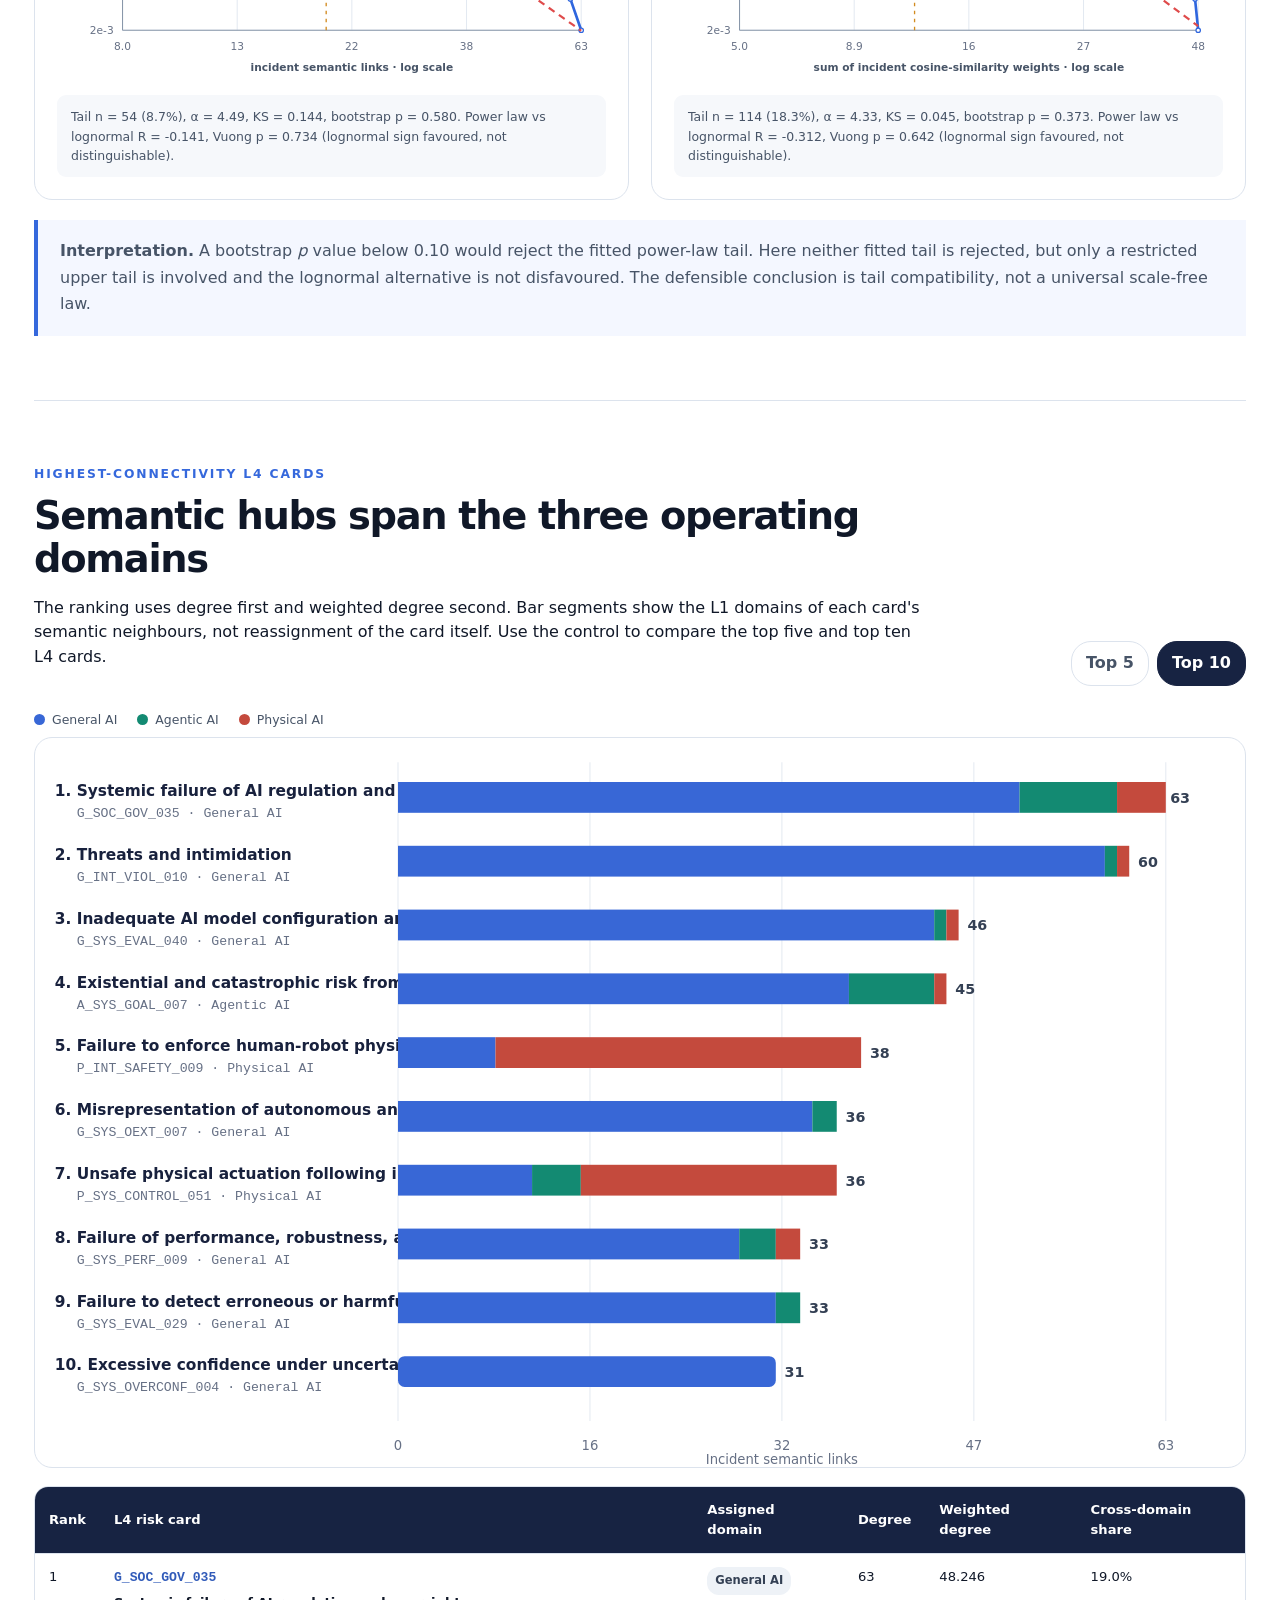
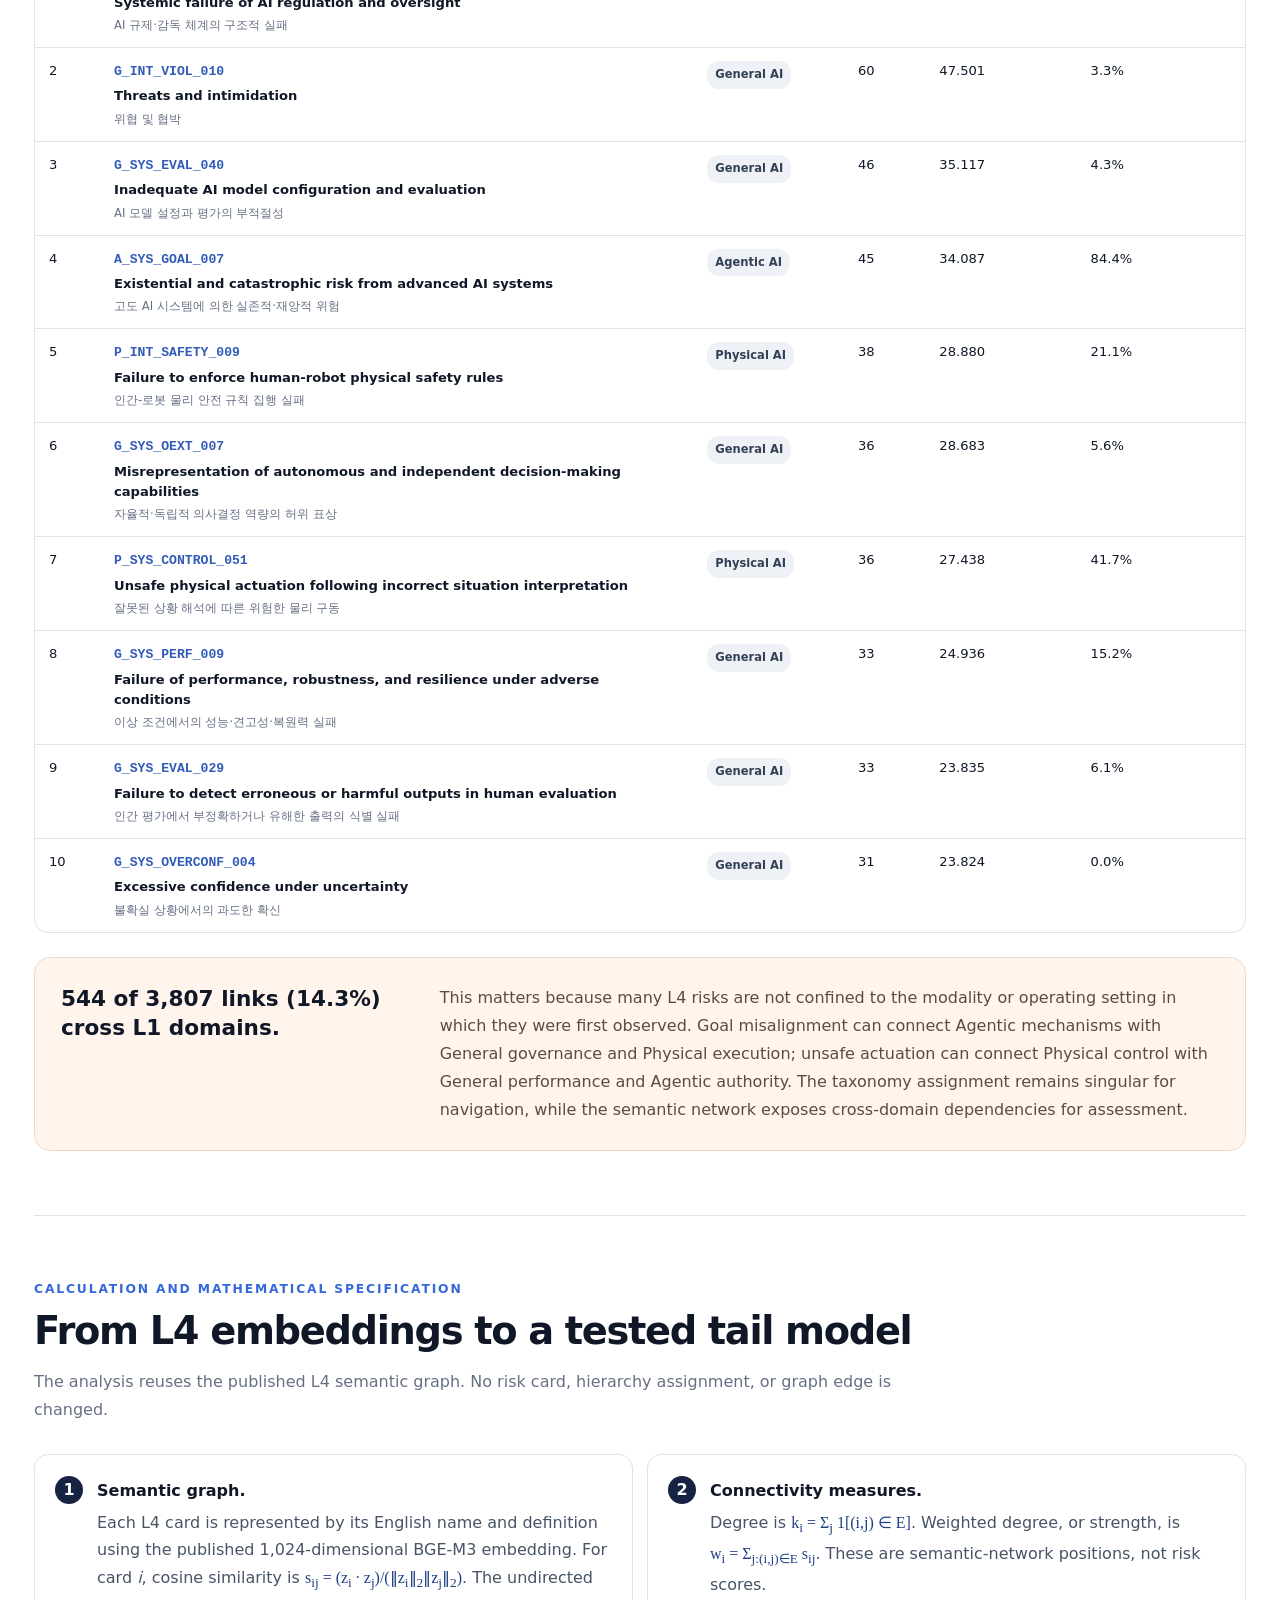
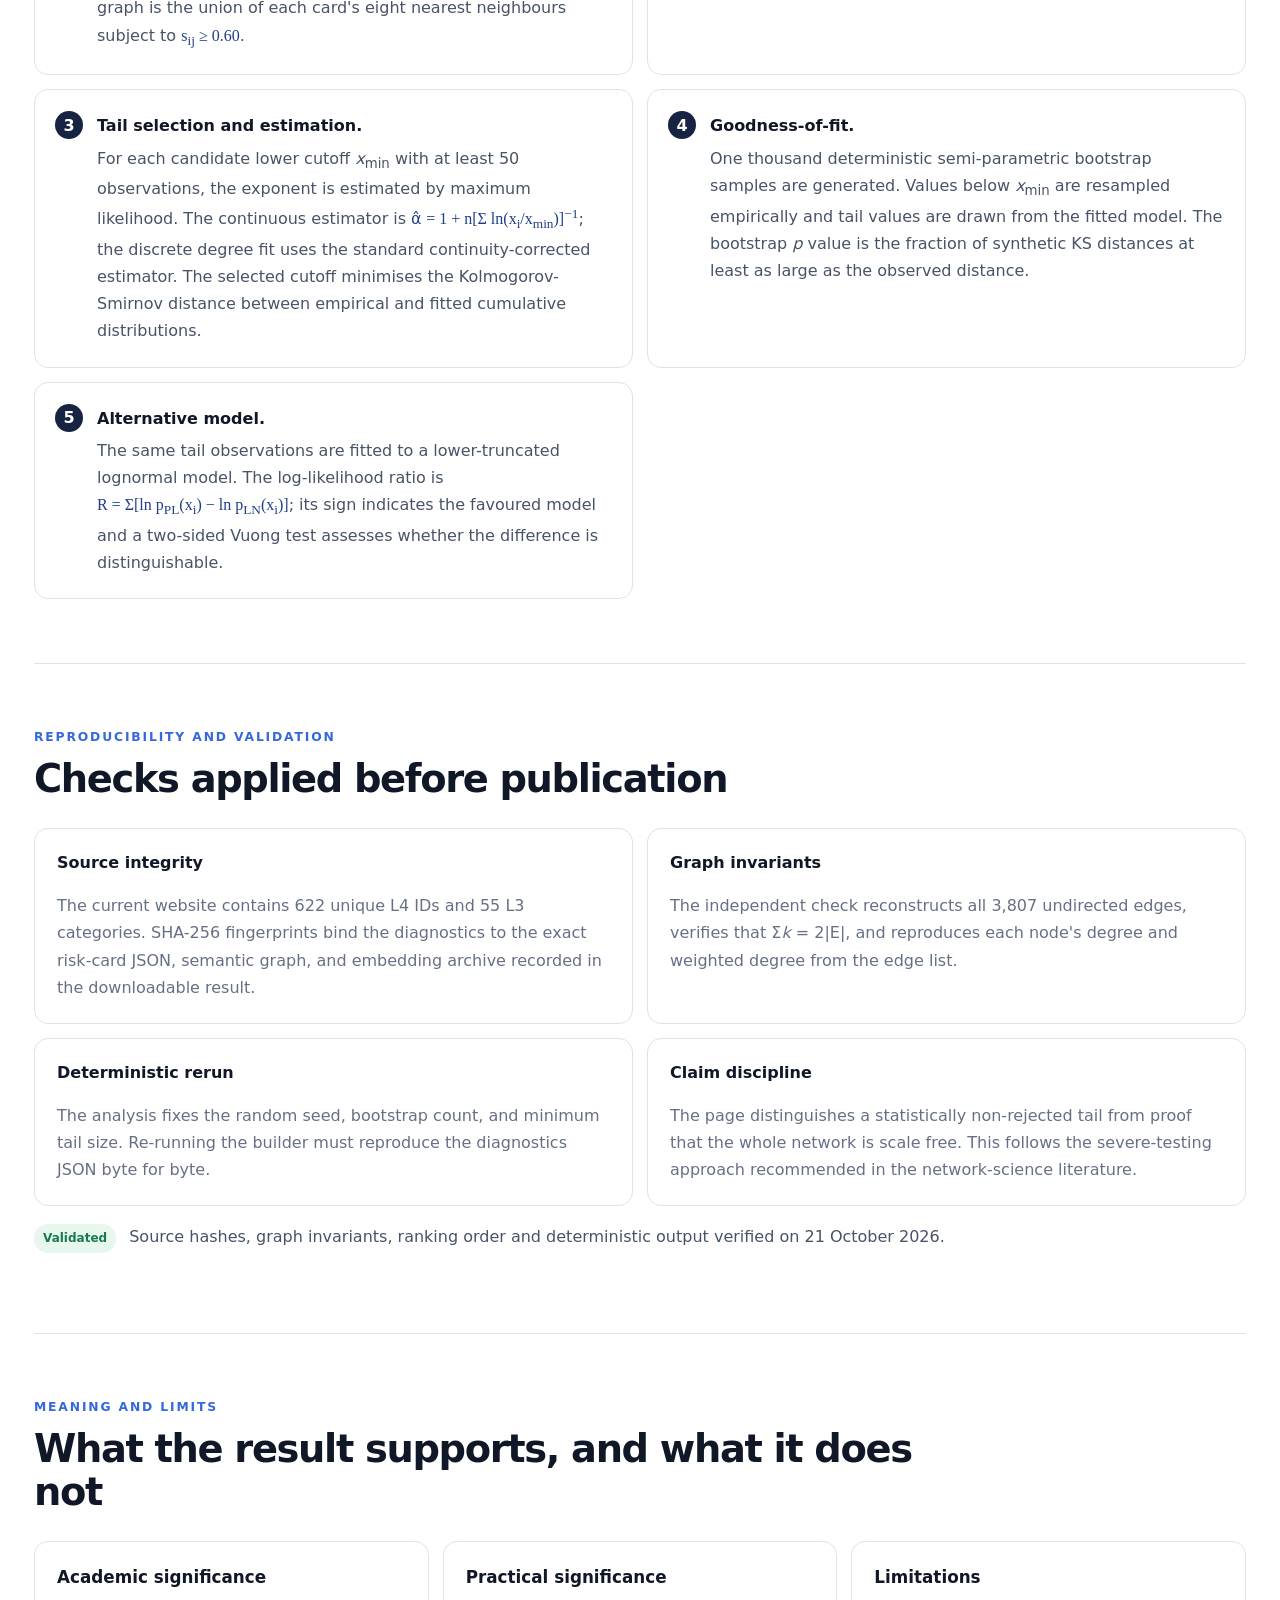
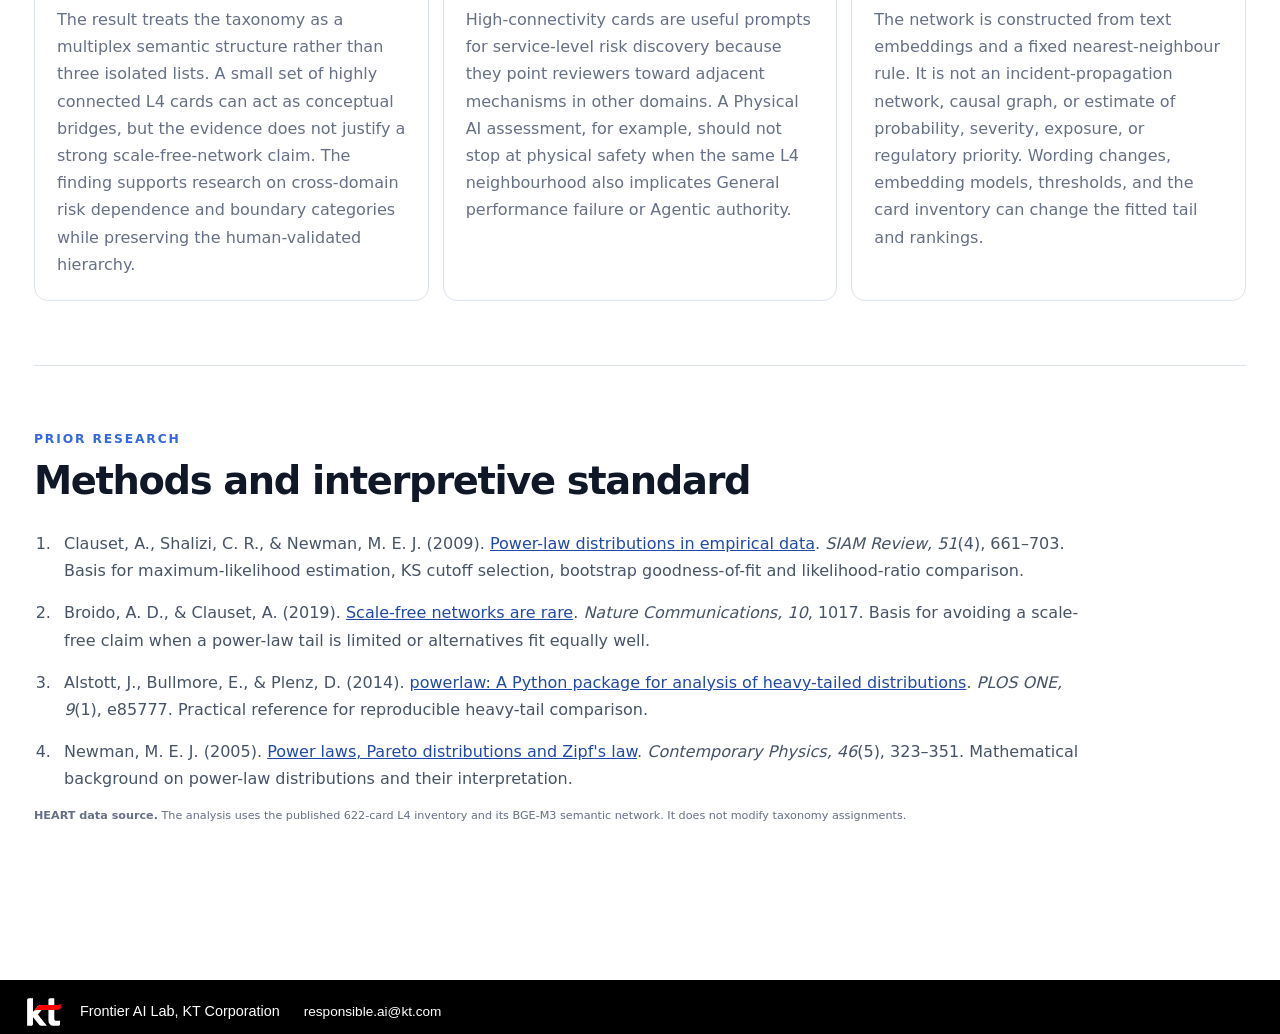
<file: scale-law-diagnostics.html>
<!doctype html>
<html lang="en">
<head>
  <meta charset="utf-8">
  <meta name="viewport" content="width=device-width, initial-scale=1">
  <meta name="description" content="Reproducible scale-law diagnostics for the 622-card HEART L4 semantic network, including tail fitting, validation, top-risk connectivity and cross-domain structure.">
  <title>L4 scale-law diagnostics | HEART</title>
  <link rel="icon" href="assets/favicon.svg" type="image/svg+xml">
  <link rel="stylesheet" href="assets/styles-v2.css">
  <link rel="stylesheet" href="assets/institution.css">
  <link rel="stylesheet" href="assets/explorer-layout.css?v=logo-black-20261025">
  <link rel="stylesheet" href="assets/scale-law-diagnostics.css?v=20261021">
</head>
<body>
  <header class="site-header">
    <a class="brand" href="./" aria-label="HEART home"><span class="heart-brand-copy"><span class="brand-kicker"><span class="brand-gold-dot" aria-hidden="true"></span>AI Risk Taxonomy for General, Agentic, and Physical AI</span><strong>HEA<span class="heart-brand-r">R</span>T</strong><small>Hybrid Evidence-based AI Risk Taxonomy</small></span></a>
    <nav aria-label="Primary navigation"><a href="https://github.com/deep1003/HEART-AI-Risk-Taxonomy" target="_blank" rel="noopener noreferrer">GitHub</a></nav>
  </header>
  <main>
    <nav class="section-nav" aria-label="Page sections"><div class="explorer-tabs"><a href="about.html">About HEART</a><a href="./#explore">AI risk taxonomy</a><a href="./#ai-risk-space">AI risk space</a><a href="scale-law-diagnostics.html" aria-current="page">L4 scale-law diagnostics</a><a href="mit-scale-law-ablation.html">MIT ablation appendix</a><a href="embedding-input-ablation.html">Embedding and input ablation</a><a href="incidents.html">AI risk incidents</a></div></nav>

    <div class="diagnostics-main">
      <section class="diagnostics-hero">
        <div>
          <p class="diagnostics-eyebrow">L4 semantic-network analysis</p>
          <h1>Scale-law diagnostics and cross-domain risk structure</h1>
          <p class="diagnostics-lede">This page tests whether semantic connectivity among HEART's 622 L4 risk cards has a statistically defensible power-law tail. It also identifies the most connected L4 cards and shows whether their semantic neighbours remain within one domain or cross General, Agentic, and Physical AI.</p>
          <div class="diagnostics-actions"><a href="./#ai-risk-space">Return to AI risk space</a><a class="secondary" href="mit-scale-law-ablation.html">MIT repository ablation</a><a class="secondary" href="embedding-input-ablation.html">Embedding and input ablation</a><a class="secondary" href="data/scale_law_top_l4.csv" download>Download L4 rankings</a><a class="secondary" href="data/scale_law_diagnostics.json" download>Download diagnostics JSON</a></div>
        </div>
        <div class="hero-verdict" id="hero-verdict" aria-live="polite"><span>Statistical conclusion</span><strong>Loading diagnostics…</strong></div>
      </section>

      <section class="diagnostics-summary" aria-label="Analysis summary">
        <article><span>L4 nodes</span><strong id="node-count">622</strong><small>current validated inventory</small></article>
        <article><span>Semantic links</span><strong id="edge-count">3,807</strong><small>undirected proximity edges</small></article>
        <article><span>Cross-domain links</span><strong id="cross-share">14.3%</strong><small>connect different L1 domains</small></article>
        <article><span>Power-law conclusion</span><strong id="fit-conclusion">Tail-compatible</strong><small>not evidence of a globally scale-free network</small></article>
      </section>

      <section class="diagnostics-section" aria-labelledby="distribution-title">
        <div class="section-copy"><p class="diagnostics-eyebrow">Empirical distributions</p><h2 id="distribution-title">Connectivity is concentrated, but a scale-free claim is not established</h2><p>Complementary cumulative distribution functions (CCDFs) are shown on logarithmic axes. The fitted line begins at the data-selected lower cutoff <em>x</em><sub>min</sub>. A straight-looking tail is only a visual cue. Statistical inference uses maximum likelihood, a Kolmogorov-Smirnov distance, semi-parametric bootstrap goodness-of-fit, and comparison with a truncated lognormal alternative.</p></div>
        <div class="chart-grid">
          <figure class="diagnostic-chart"><figcaption><strong>Degree CCDF</strong><span>Number of incident L4 semantic links</span></figcaption><svg id="degree-chart" viewBox="0 0 620 420" role="img" aria-label="Log-log complementary cumulative degree distribution"></svg><p id="degree-result" class="chart-result"></p></figure>
          <figure class="diagnostic-chart"><figcaption><strong>Weighted-degree CCDF</strong><span>Sum of incident cosine-similarity weights</span></figcaption><svg id="strength-chart" viewBox="0 0 620 420" role="img" aria-label="Log-log complementary cumulative weighted-degree distribution"></svg><p id="strength-result" class="chart-result"></p></figure>
        </div>
        <div class="reading-note"><strong>Interpretation.</strong> A bootstrap <em>p</em> value below 0.10 would reject the fitted power-law tail. Here neither fitted tail is rejected, but only a restricted upper tail is involved and the lognormal alternative is not disfavoured. The defensible conclusion is tail compatibility, not a universal scale-free law.</div>
      </section>

      <section class="diagnostics-section cross-domain-section" aria-labelledby="ranking-title">
        <div class="section-copy ranking-head"><div><p class="diagnostics-eyebrow">Highest-connectivity L4 cards</p><h2 id="ranking-title">Semantic hubs span the three operating domains</h2><p>The ranking uses degree first and weighted degree second. Bar segments show the L1 domains of each card's semantic neighbours, not reassignment of the card itself. Use the control to compare the top five and top ten L4 cards.</p></div><div class="rank-toggle" role="group" aria-label="Number of cards"><button type="button" data-limit="5" aria-pressed="false">Top 5</button><button type="button" data-limit="10" aria-pressed="true">Top 10</button></div></div>
        <div class="domain-legend" aria-label="Domain legend"><span><i class="general"></i>General AI</span><span><i class="agentic"></i>Agentic AI</span><span><i class="physical"></i>Physical AI</span></div>
        <figure class="ranking-chart"><svg id="ranking-chart" viewBox="0 0 1100 650" role="img" aria-label="Top L4 cards by semantic degree with neighbor-domain composition"></svg></figure>
        <div class="ranking-table-wrap"><table class="ranking-table"><thead><tr><th>Rank</th><th>L4 risk card</th><th>Assigned domain</th><th>Degree</th><th>Weighted degree</th><th>Cross-domain share</th></tr></thead><tbody id="ranking-body"></tbody></table></div>
        <div class="cross-domain-callout"><strong id="cross-domain-count">546 of 3,807 links cross L1 domains.</strong><p>This matters because many L4 risks are not confined to the modality or operating setting in which they were first observed. Goal misalignment can connect Agentic mechanisms with General governance and Physical execution; unsafe actuation can connect Physical control with General performance and Agentic authority. The taxonomy assignment remains singular for navigation, while the semantic network exposes cross-domain dependencies for assessment.</p></div>
      </section>

      <section class="diagnostics-section method-section" aria-labelledby="method-title">
        <div class="section-copy"><p class="diagnostics-eyebrow">Calculation and mathematical specification</p><h2 id="method-title">From L4 embeddings to a tested tail model</h2><p>The analysis reuses the published L4 semantic graph. No risk card, hierarchy assignment, or graph edge is changed.</p></div>
        <ol class="method-steps">
          <li><strong>Semantic graph.</strong><span>Each L4 card is represented by its English name and definition using the published 1,024-dimensional BGE-M3 embedding. For card <em>i</em>, cosine similarity is <span class="equation">s<sub>ij</sub> = (z<sub>i</sub> · z<sub>j</sub>)/(&#8214;z<sub>i</sub>&#8214;<sub>2</sub>&#8214;z<sub>j</sub>&#8214;<sub>2</sub>)</span>. The undirected graph is the union of each card's eight nearest neighbours subject to <span class="equation">s<sub>ij</sub> ≥ 0.60</span>.</span></li>
          <li><strong>Connectivity measures.</strong><span>Degree is <span class="equation">k<sub>i</sub> = Σ<sub>j</sub> 1[(i,j) ∈ E]</span>. Weighted degree, or strength, is <span class="equation">w<sub>i</sub> = Σ<sub>j:(i,j)∈E</sub> s<sub>ij</sub></span>. These are semantic-network positions, not risk scores.</span></li>
          <li><strong>Tail selection and estimation.</strong><span>For each candidate lower cutoff <em>x</em><sub>min</sub> with at least 50 observations, the exponent is estimated by maximum likelihood. The continuous estimator is <span class="equation">α̂ = 1 + n[Σ ln(x<sub>i</sub>/x<sub>min</sub>)]<sup>−1</sup></span>; the discrete degree fit uses the standard continuity-corrected estimator. The selected cutoff minimises the Kolmogorov-Smirnov distance between empirical and fitted cumulative distributions.</span></li>
          <li><strong>Goodness-of-fit.</strong><span>One thousand deterministic semi-parametric bootstrap samples are generated. Values below <em>x</em><sub>min</sub> are resampled empirically and tail values are drawn from the fitted model. The bootstrap <em>p</em> value is the fraction of synthetic KS distances at least as large as the observed distance.</span></li>
          <li><strong>Alternative model.</strong><span>The same tail observations are fitted to a lower-truncated lognormal model. The log-likelihood ratio is <span class="equation">R = Σ[ln p<sub>PL</sub>(x<sub>i</sub>) − ln p<sub>LN</sub>(x<sub>i</sub>)]</span>; its sign indicates the favoured model and a two-sided Vuong test assesses whether the difference is distinguishable.</span></li>
        </ol>
      </section>

      <section class="diagnostics-section validation-section" aria-labelledby="validation-title">
        <div class="section-copy"><p class="diagnostics-eyebrow">Reproducibility and validation</p><h2 id="validation-title">Checks applied before publication</h2></div>
        <div class="validation-grid">
          <article><strong>Source integrity</strong><p>The current website contains 622 unique L4 IDs and 55 L3 categories. SHA-256 fingerprints bind the diagnostics to the exact risk-card JSON, semantic graph, and embedding archive recorded in the downloadable result.</p></article>
          <article><strong>Graph invariants</strong><p>The independent check reconstructs all 3,807 undirected edges, verifies that Σ<em>k</em> = 2|E|, and reproduces each node's degree and weighted degree from the edge list.</p></article>
          <article><strong>Deterministic rerun</strong><p>The analysis fixes the random seed, bootstrap count, and minimum tail size. Re-running the builder must reproduce the diagnostics JSON byte for byte.</p></article>
          <article><strong>Claim discipline</strong><p>The page distinguishes a statistically non-rejected tail from proof that the whole network is scale free. This follows the severe-testing approach recommended in the network-science literature.</p></article>
        </div>
        <p class="validation-record"><span class="validation-pass">Validated</span> <span id="validation-text">Source hashes, graph invariants, ranking order and deterministic output verified on 21 October 2026.</span></p>
      </section>

      <section class="diagnostics-section meaning-section" aria-labelledby="meaning-title">
        <div class="section-copy"><p class="diagnostics-eyebrow">Meaning and limits</p><h2 id="meaning-title">What the result supports, and what it does not</h2></div>
        <div class="meaning-grid">
          <article><h3>Academic significance</h3><p>The result treats the taxonomy as a multiplex semantic structure rather than three isolated lists. A small set of highly connected L4 cards can act as conceptual bridges, but the evidence does not justify a strong scale-free-network claim. The finding supports research on cross-domain risk dependence and boundary categories while preserving the human-validated hierarchy.</p></article>
          <article><h3>Practical significance</h3><p>High-connectivity cards are useful prompts for service-level risk discovery because they point reviewers toward adjacent mechanisms in other domains. A Physical AI assessment, for example, should not stop at physical safety when the same L4 neighbourhood also implicates General performance failure or Agentic authority.</p></article>
          <article><h3>Limitations</h3><p>The network is constructed from text embeddings and a fixed nearest-neighbour rule. It is not an incident-propagation network, causal graph, or estimate of probability, severity, exposure, or regulatory priority. Wording changes, embedding models, thresholds, and the card inventory can change the fitted tail and rankings.</p></article>
        </div>
      </section>

      <section class="diagnostics-section references-section" aria-labelledby="references-title">
        <div class="section-copy"><p class="diagnostics-eyebrow">Prior research</p><h2 id="references-title">Methods and interpretive standard</h2></div>
        <ol>
          <li>Clauset, A., Shalizi, C. R., &amp; Newman, M. E. J. (2009). <a href="https://doi.org/10.1137/070710111" target="_blank" rel="noopener noreferrer">Power-law distributions in empirical data</a>. <em>SIAM Review, 51</em>(4), 661–703. Basis for maximum-likelihood estimation, KS cutoff selection, bootstrap goodness-of-fit and likelihood-ratio comparison.</li>
          <li>Broido, A. D., &amp; Clauset, A. (2019). <a href="https://doi.org/10.1038/s41467-019-08746-5" target="_blank" rel="noopener noreferrer">Scale-free networks are rare</a>. <em>Nature Communications, 10</em>, 1017. Basis for avoiding a scale-free claim when a power-law tail is limited or alternatives fit equally well.</li>
          <li>Alstott, J., Bullmore, E., &amp; Plenz, D. (2014). <a href="https://doi.org/10.1371/journal.pone.0085777" target="_blank" rel="noopener noreferrer">powerlaw: A Python package for analysis of heavy-tailed distributions</a>. <em>PLOS ONE, 9</em>(1), e85777. Practical reference for reproducible heavy-tail comparison.</li>
          <li>Newman, M. E. J. (2005). <a href="https://doi.org/10.1080/00107510500052444" target="_blank" rel="noopener noreferrer">Power laws, Pareto distributions and Zipf's law</a>. <em>Contemporary Physics, 46</em>(5), 323–351. Mathematical background on power-law distributions and their interpretation.</li>
        </ol>
        <p class="source-note"><strong>HEART data source.</strong> The analysis uses the published 622-card L4 inventory and its BGE-M3 semantic network. It does not modify taxonomy assignments.</p>
      </section>
    </div>
  </main>
  <footer class="site-footer publisher-footer"><div class="publisher-identity"><a class="kt-logo-link" href="https://corp.kt.com/eng/" target="_blank" rel="noopener noreferrer" aria-label="KT Corporation official website"><img src="assets/kt-logo-light.svg" alt="KT" width="40" height="40"></a><div><p class="publisher-name">Frontier AI Lab, KT Corporation</p><a class="publisher-contact" href="mailto:responsible.ai@kt.com">responsible.ai@kt.com</a></div></div></footer>
  <script src="assets/scale-law-diagnostics.js?v=classification-20261026" defer></script>
</body>
</html>
</file>
<file: assets/styles-v2.css>
:root{--ink:#101828;--muted:#667085;--line:#e4e7ec;--canvas:#f5f7fa;--surface:#fff;--navy:#14233b;--blue:#315fd6;--general:#3867d6;--agentic:#138a72;--physical:#c44a3d;--shadow:0 1px 2px rgba(16,24,40,.04),0 8px 28px rgba(16,24,40,.06)}
*{box-sizing:border-box}html{scroll-behavior:smooth}body{margin:0;color:var(--ink);background:var(--canvas);font-family:Inter,"Noto Sans KR",system-ui,-apple-system,BlinkMacSystemFont,"Segoe UI",sans-serif;font-size:16px;line-height:1.55;-webkit-font-smoothing:antialiased}button,input,select{font:inherit}button{cursor:pointer}a{color:inherit}
.site-header{position:sticky;top:0;z-index:30;display:flex;align-items:center;justify-content:space-between;height:66px;padding:0 clamp(20px,4vw,58px);background:rgba(255,255,255,.95);border-bottom:1px solid var(--line);backdrop-filter:blur(14px)}.brand{display:flex;gap:11px;align-items:center;text-decoration:none}.brand-mark{display:grid;place-items:center;width:38px;height:38px;color:#fff;background:var(--navy);border-radius:10px;font-weight:800}.brand strong,.brand small{display:block}.brand strong{font-size:.95rem;letter-spacing:.05em}.brand small{color:var(--muted);font-size:.72rem}nav{display:flex;gap:24px}nav a{color:#475467;text-decoration:none;font-size:.83rem;font-weight:650}nav a:hover{color:var(--ink)}
main{width:min(1580px,calc(100% - 48px));margin:0 auto}.hero{display:grid;grid-template-columns:minmax(0,1fr) auto;gap:42px;align-items:end;padding:70px 0 46px;border-bottom:1px solid var(--line)}.hero-copy-block{max-width:900px}.eyebrow{margin:0 0 8px;color:var(--blue);font-size:.72rem;font-weight:800;letter-spacing:.14em;text-transform:uppercase}h1{margin:0;max-width:950px;font-size:clamp(2.4rem,5vw,5rem);letter-spacing:-.055em;line-height:.98}.hero-copy{max-width:750px;margin:22px 0 0;color:var(--muted);font-size:1.05rem}.stats{display:grid;grid-template-columns:repeat(3,115px);gap:9px}.stats div{padding:15px;background:var(--surface);border:1px solid var(--line);border-radius:12px}.stats strong,.stats span{display:block}.stats strong{font-size:1.45rem;letter-spacing:-.04em}.stats span{margin-top:2px;color:var(--muted);font-size:.69rem}
.explorer{padding:32px 0 76px}.explorer-layout{display:grid;grid-template-columns:294px minmax(0,1fr);gap:18px;align-items:start}.taxonomy-panel{position:sticky;top:84px;max-height:calc(100vh - 104px);overflow:hidden;background:var(--surface);border:1px solid var(--line);border-radius:14px;box-shadow:var(--shadow)}.taxonomy-panel-head{display:flex;justify-content:space-between;align-items:center;padding:16px;border-bottom:1px solid var(--line)}.taxonomy-panel-head .eyebrow{margin-bottom:2px;color:#98a2b3;font-size:.61rem}.taxonomy-panel-head h2{margin:0;font-size:.98rem}#tree-close{display:none;padding:5px 8px;color:var(--muted);background:#fff;border:1px solid var(--line);border-radius:7px;font-size:.72rem}.tree-root{display:grid;grid-template-columns:1fr auto;width:calc(100% - 16px);margin:8px;padding:10px 11px;text-align:left;background:#f9fafb;border:0;border-radius:9px}.tree-root span{font-size:.78rem;font-weight:800}.tree-root b{color:var(--muted);font-size:.7rem}.tree-root small{grid-column:1/-1;margin-top:2px;color:var(--muted);font-size:.63rem}.tree-root.active{color:#fff;background:var(--navy)}.tree-root.active b,.tree-root.active small{color:#d0d5dd}.taxonomy-tree{max-height:calc(100vh - 230px);overflow:auto;padding:0 8px 12px;scrollbar-width:thin}.tree-domain{margin-top:5px;--domain:var(--blue)}.tree-domain summary{list-style:none;display:grid;grid-template-columns:7px minmax(0,1fr) auto;gap:8px;align-items:center;padding:9px 8px;border-radius:8px;cursor:pointer;font-size:.74rem;font-weight:750}.tree-domain summary::-webkit-details-marker{display:none}.tree-domain summary:before{content:"";width:7px;height:7px;background:var(--domain);border-radius:50%}.tree-domain summary:hover{background:#f9fafb}.tree-domain summary b{color:#98a2b3;font-size:.65rem}.tree-l2{margin:0 0 5px 14px;padding-left:9px;border-left:1px solid #e8ecf2}.tree-l2-head{display:flex;width:100%;align-items:center;justify-content:space-between;padding:6px 7px;color:#475467;background:transparent;border:0;border-radius:6px;text-align:left;font-size:.68rem;font-weight:750}.tree-l2-head:hover,.tree-l2-head.active{color:var(--domain);background:color-mix(in srgb,var(--domain) 7%,white)}.tree-l2-head b{color:#98a2b3;font-size:.61rem}.tree-l3{display:flex;width:100%;gap:7px;align-items:flex-start;padding:6px 7px 6px 12px;color:#667085;background:transparent;border:0;border-radius:6px;text-align:left;font-size:.66rem;line-height:1.35}.tree-l3 code{flex:0 0 auto;color:#98a2b3;font-size:.55rem}.tree-l3 span{flex:1}.tree-l3 b{color:#98a2b3;font-size:.58rem}.tree-l3:hover,.tree-l3.active{color:var(--ink);background:#f2f4f7}.tree-toggle{display:none;width:100%;margin-bottom:12px;padding:11px 14px;color:var(--navy);background:#fff;border:1px solid var(--line);border-radius:10px;font-size:.8rem;font-weight:750}
.explorer-main{min-width:0}.section-heading{display:flex;justify-content:space-between;align-items:end;gap:20px;margin-bottom:14px}h2{margin:0;font-size:clamp(1.65rem,3vw,2.45rem);letter-spacing:-.04em}#result-count{margin:0;color:var(--muted);font-size:.78rem}.controls{display:grid;grid-template-columns:minmax(280px,1.8fr) minmax(150px,.7fr) minmax(200px,1fr);gap:9px;margin-bottom:12px;padding:11px;background:#fff;border:1px solid var(--line);border-radius:12px}.controls label{display:grid;gap:5px;color:var(--muted);font-size:.66rem;font-weight:750}input,select{width:100%;height:40px;padding:0 12px;color:var(--ink);background:#fff;border:1px solid #d0d5dd;border-radius:8px;font-size:.78rem}input:focus,select:focus,button:focus-visible,a:focus-visible{outline:3px solid rgba(49,95,214,.22);outline-offset:2px}.active-path{margin-bottom:11px;padding:9px 12px;color:#344054;background:#eef4ff;border-radius:8px;font-size:.72rem}
.card-grid{display:grid;grid-template-columns:repeat(3,minmax(0,1fr));gap:10px}.risk-card{min-height:250px;padding:16px;text-align:left;color:var(--ink);background:#fff;border:1px solid var(--line);border-top:3px solid var(--card-accent,var(--blue));border-radius:11px;box-shadow:0 1px 2px rgba(16,24,40,.04);cursor:pointer;transition:transform .16s ease,box-shadow .16s ease,border-color .16s ease}.risk-card:hover{transform:translateY(-2px);border-color:#c8ced8;box-shadow:0 10px 26px rgba(16,24,40,.08)}.risk-card h3{margin:13px 0 8px;font-size:.92rem;line-height:1.35}.risk-card .ko{color:var(--muted);font-weight:600}.card-meta{display:flex;gap:6px;flex-wrap:wrap;align-items:center}.badge{display:inline-flex;align-items:center;padding:4px 7px;border-radius:6px;background:#eef4ff;color:#3538cd;font-size:.61rem;font-weight:800;letter-spacing:.025em}.domain{color:var(--card-accent,var(--blue));background:color-mix(in srgb,var(--card-accent,var(--blue)) 9%,white)}.definition-preview{margin:0;color:var(--muted);font-size:.75rem;line-height:1.58;display:-webkit-box;-webkit-box-orient:vertical;-webkit-line-clamp:4;overflow:hidden}.breadcrumb{margin:16px 0 0;color:#98a2b3;font-size:.64rem}.load-more{display:block;margin:24px auto 0;padding:10px 18px;color:var(--blue);background:#fff;border:1px solid var(--blue);border-radius:8px;font-size:.76rem;font-weight:750}
.dataset{display:grid;grid-template-columns:.8fr 1.2fr;gap:36px 70px;padding:70px 0 100px;border-top:1px solid var(--line)}.dataset>p{margin:0;color:var(--muted);font-size:.95rem}.download-links{grid-column:1/-1;display:flex;flex-wrap:wrap;gap:8px}.download-links a{padding:10px 14px;color:#fff;background:var(--navy);border-radius:8px;text-decoration:none;font-size:.76rem;font-weight:750}
dialog{width:min(900px,calc(100% - 28px));max-height:92vh;padding:0;border:0;border-radius:18px;box-shadow:0 28px 90px rgba(16,24,40,.3)}dialog::backdrop{background:rgba(16,24,40,.58);backdrop-filter:blur(3px)}.close-dialog{position:sticky;top:14px;float:right;z-index:2;margin:14px 14px 0 0;padding:7px 10px;color:var(--muted);background:#fff;border:1px solid var(--line);border-radius:999px;font-size:.7rem;font-weight:750}#dialog-content{padding:34px clamp(22px,5vw,52px) 48px}#dialog-content h2{margin:13px 0 18px;font-size:clamp(1.7rem,4vw,2.5rem);line-height:1.16}.hierarchy{padding:11px 13px;color:var(--muted);background:#f2f4f7;border-radius:8px;font-size:.74rem}.detail-section{margin-top:27px}.detail-section h3{margin:0 0 9px;font-size:.68rem;letter-spacing:.12em;text-transform:uppercase}.detail-section p{color:#475467;font-size:.88rem}.attributes{display:flex;flex-wrap:wrap;gap:7px}.evidence-link{color:#214aa8;font-size:.96rem;font-weight:750}blockquote{margin:16px 0 0;padding:14px 16px;color:#344054;background:#f8fafc;border-left:3px solid var(--blue);font-size:.84rem}.source-note{color:var(--muted);font-size:.7rem!important}.future-fields{display:grid;grid-template-columns:1fr 1fr;gap:10px}.future-field{min-height:68px;padding:12px;border:1px solid var(--line);border-radius:9px}.future-field span{display:block;color:var(--muted);font-size:.68rem;font-weight:750}footer{padding:24px;text-align:center;color:#98a2b3;background:var(--navy);font-size:.72rem}
@media(max-width:1180px){.card-grid{grid-template-columns:repeat(2,minmax(0,1fr))}.hero{grid-template-columns:1fr}.stats{grid-template-columns:repeat(3,minmax(0,1fr));max-width:440px}}@media(max-width:840px){main{width:min(100% - 28px,1580px)}nav{display:none}.brand small{display:none}.hero{padding-top:48px}.explorer-layout{grid-template-columns:1fr}.tree-toggle{display:block}.taxonomy-panel{position:fixed;inset:66px auto 0 0;z-index:40;width:min(360px,90vw);max-height:none;border-radius:0 14px 14px 0;transform:translateX(-105%);transition:transform .2s ease}.taxonomy-panel.open{transform:translateX(0)}#tree-close{display:block}.taxonomy-tree{max-height:calc(100vh - 206px)}.controls{grid-template-columns:1fr 1fr}.search-label{grid-column:1/-1}}@media(max-width:600px){h1{font-size:2.55rem}.stats{grid-template-columns:repeat(3,1fr)}.stats div{min-width:0;padding:11px}.controls,.card-grid,.dataset{grid-template-columns:1fr}.search-label,.download-links{grid-column:auto}.section-heading{align-items:flex-start;flex-direction:column;gap:5px}.future-fields{grid-template-columns:1fr}}@media(prefers-reduced-motion:reduce){*,*:before,*:after{scroll-behavior:auto!important;transition-duration:.01ms!important}}
/* Readability adjustments for the page heading and risk cards. */
h1{font-size:clamp(2.1rem,4vw,4rem);line-height:1.06}
.risk-card h3{font-size:1.05rem;line-height:1.4}
.definition-preview{font-size:.875rem;line-height:1.6}
.risk-card .badge{font-size:.7rem}
.breadcrumb{font-size:.75rem;color:#667085}
.detail-section p{font-size:1rem}
blockquote{font-size:.95rem}
.hierarchy{font-size:.85rem}
@media(max-width:600px){h1{font-size:2.15rem}}
/* Institutional page frame inspired by the OECD topic layout. */
:root{--navy:#151f40;--blue:#2867a5;--canvas:#fff}
body{background:#fff}
.site-header{height:80px;background:var(--navy);color:white;border-bottom:1px solid #ffffff26;backdrop-filter:none;padding-inline:max(24px,calc((100vw - 1440px)/2))}
.brand-mark{background:#fff;color:var(--navy);border-radius:0}
.brand strong{font-size:1.4rem;letter-spacing:.02em}
.brand small{color:#c3c9da}
.site-header nav a{color:#fff;font-size:.9rem}
.site-header nav a:hover{text-decoration:underline;text-underline-offset:6px}
main{width:100%;max-width:none}
.hero{position:relative;grid-template-columns:minmax(0,1.6fr) minmax(270px,.8fr);column-gap:100px;margin:0;background:var(--navy);color:white;padding:28px max(24px,calc((100vw - 1440px)/2)) 60px;border:0}
.page-breadcrumb{grid-column:1/-1;display:flex;gap:14px;align-items:center;margin-bottom:28px;font-size:.85rem;color:#c3c9da}
.page-breadcrumb a{text-decoration:none;color:white;font-weight:650}
.hero .eyebrow{color:#bac6dd;font-size:.75rem}
h1{max-width:880px;font-size:clamp(2.25rem,3.6vw,3.5rem);line-height:1.08;letter-spacing:-.035em}
.hero-copy{font-size:1.13rem;line-height:1.55;color:#c9cedb;margin-top:26px;max-width:760px}
.hero-action{display:inline-block;margin-top:26px;padding:13px 20px;background:#fff;color:var(--navy);border:1px solid #fff;text-decoration:none;font-size:.88rem;font-weight:650;border-radius:2px}
.hero-action:hover{background:#e7edf5}
.stats{grid-template-columns:1fr;gap:0;max-width:none;align-self:center;border-top:1px solid #ffffff38}
.stats div{display:flex;align-items:center;justify-content:space-between;gap:28px;background:transparent;border:0;border-bottom:1px solid #ffffff38;border-radius:0;padding:20px 0}
.stats strong{font-size:2.5rem;color:white;font-weight:650}
.stats span{font-size:.95rem;color:#c9cedb}
.section-nav{position:sticky;top:80px;z-index:20;display:flex;gap:36px;padding:18px max(24px,calc((100vw - 1440px)/2));background:#fff;border-bottom:1px solid #d8dee8;overflow:auto;white-space:nowrap}
.section-nav a{font-size:.9rem;text-decoration:none;color:#253854;font-weight:600}
.section-nav a:hover{color:var(--blue);text-decoration:underline;text-underline-offset:7px}
.explorer{max-width:1488px;margin:auto;padding:48px 24px 72px;scroll-margin-top:148px}
.taxonomy-panel{top:154px;border:0;border-radius:0;box-shadow:none;border-right:1px solid var(--line);padding-right:16px;max-height:calc(100vh - 174px)}
.taxonomy-panel-head{padding:0 8px 18px;border-bottom:1px solid var(--line)}
.taxonomy-tree{max-height:calc(100vh - 298px)}
.tree-root{border-radius:2px}.tree-domain summary,.tree-l3,.tree-l2-head{border-radius:2px}
.tree-domain summary{font-size:.85rem}.tree-l2-head{font-size:.78rem}.tree-l3{font-size:.77rem}.tree-l3 code{font-size:.6rem}
.section-heading h2{font-size:2rem;font-weight:650;letter-spacing:-.025em}
.controls{background:#f3f5f8;border-radius:2px;border:0;padding:16px}
.controls label{font-size:.78rem}input,select{font-size:.875rem;border-radius:2px}
.dataset{max-width:1440px;margin:0 auto;padding:64px 0 80px;scroll-margin-top:150px}
.dataset .download-links a{background:var(--blue);border-radius:2px;font-size:.85rem}
.site-footer{background:var(--navy);color:#fff;text-align:left;padding:56px max(24px,calc((100vw - 1440px)/2)) 24px}
.footer-inner{display:grid;grid-template-columns:1.5fr repeat(3,1fr);gap:48px;padding-bottom:48px}
.footer-identity strong{font-size:2rem;letter-spacing:.02em}.footer-identity p{color:#c3c9da;max-width:260px;font-size:.9rem}
.footer-inner h2{font-size:1.05rem;letter-spacing:0;margin:0 0 18px}
.footer-inner a{display:block;color:#d6dbe7;text-decoration:none;font-size:.875rem;margin:10px 0}
.footer-inner a:hover{text-decoration:underline}
.footer-bottom{display:flex;justify-content:space-between;gap:24px;border-top:1px solid #ffffff38;padding-top:22px;font-size:.8rem;color:#c3c9da}
@media(max-width:1180px){.hero{column-gap:40px}.dataset{margin-inline:24px}}
@media(max-width:840px){.site-header{height:68px}.site-header nav{display:flex;gap:16px}.site-header nav a{font-size:.75rem}.site-header nav a:last-child{display:none}.hero{grid-template-columns:1fr;padding-top:22px}.stats{grid-template-columns:repeat(3,1fr);margin-top:32px}.stats div{display:block;padding:16px;border:0}.stats strong{font-size:2rem}.stats span{font-size:.8rem}.section-nav{top:68px;gap:26px;padding-block:15px}.taxonomy-panel{inset:68px auto 0 0;max-height:none;border-right:1px solid var(--line);padding:20px 12px;background:#fff}.taxonomy-tree{max-height:calc(100vh - 230px)}.footer-inner{grid-template-columns:1fr 1fr;gap:32px}.hero-copy{font-size:1rem}}
@media(max-width:600px){.brand strong{font-size:1.15rem}.site-header nav{gap:12px}.site-header nav a{font-size:.72rem}h1{font-size:2.25rem}.page-breadcrumb{margin-bottom:20px}.hero{padding-bottom:36px}.stats div{padding:14px 6px}.stats strong{font-size:1.8rem}.stats span{font-size:.75rem}.explorer{padding-inline:16px;padding-top:30px}.dataset{padding:40px 0;margin-inline:16px}.footer-inner{grid-template-columns:1fr 1fr;gap:28px}.footer-identity{grid-column:1/-1}.footer-bottom{flex-direction:column}}
</file>
<file: assets/institution.css>
/* Transparent reverse mark: original KT geometry, white lettering and red ribbon. */
.brand-mark.kt-brand-mark{width:60px;height:56px;padding:8px;background:transparent;border-radius:0;flex-shrink:0}
.kt-brand-mark img,.kt-logo-link img{display:block;width:40px;height:40px;object-fit:contain}
.publisher-line{margin:18px 0 0;color:#d6dbe7;font-size:.9rem;line-height:1.6}
.publisher-line strong{color:#fff;font-weight:600}
.publisher-identity{display:flex;align-items:center;gap:16px;margin-top:28px}
.footer-inner .kt-logo-link{display:flex;align-items:center;justify-content:center;flex:0 0 60px;width:60px;height:56px;margin:0;padding:8px;background:transparent;border-radius:0}
.publisher-name{margin:0!important;color:#fff!important;font-size:.9rem!important;line-height:1.5}
.footer-inner .publisher-contact{display:inline-block;margin:6px 0 0;font-size:.85rem;overflow-wrap:anywhere}
@media(max-width:600px){.brand-mark.kt-brand-mark{width:44px;height:44px;padding:6px}.kt-brand-mark img{width:32px;height:32px}.publisher-line{font-size:.85rem}.publisher-identity{gap:12px}}
</file>
<file: assets/explorer-layout.css>
/* Shared exploration shell. Taxonomy navigation remains inside Risk cards. */
/* KT brand shell only: semantic-network palettes remain unchanged. */
:root{--kt-red:#FE2E36;--kt-ci-red:#ED2024;--kt-black:#000;--kt-dark-gray:#4C4C4E;--kt-light-gray:#A2A4A3;--kt-white:#fff}
.site-header,.section-nav,.publisher-footer{font-family:Arial,"Helvetica Neue","Noto Sans KR",sans-serif;letter-spacing:0}
.site-header{background:#f3f3f3;color:var(--kt-black);border-bottom:1px solid #e5e5e5}
.site-header .brand strong{color:var(--kt-black);letter-spacing:0!important}
.site-header .brand .heart-brand-r{color:inherit}
.site-header .brand .heart-brand-copy small,.site-header .brand-kicker{color:var(--kt-dark-gray)}
.site-header nav a{color:var(--kt-dark-gray)}
.site-header nav a:hover{color:var(--kt-black);text-decoration-color:var(--kt-red)}
.site-header .brand-gold-dot{display:none}
.section-nav .explorer-tabs button,.section-nav .explorer-tabs a{color:var(--kt-dark-gray);font-weight:600;letter-spacing:0}
.section-nav .explorer-tabs button[aria-selected=true],.section-nav .explorer-tabs a[aria-current=page]{color:var(--kt-black);text-decoration:underline;text-decoration-color:var(--kt-ci-red);text-underline-offset:8px;text-decoration-thickness:3px}
.section-nav .explorer-tabs button:hover,.section-nav .explorer-tabs a:hover{color:var(--kt-black);text-decoration-color:var(--kt-ci-red)}
.site-header a:focus-visible,.section-nav a:focus-visible,.section-nav button:focus-visible,.publisher-footer a:focus-visible{outline:2px solid var(--kt-red);outline-offset:5px}
.site-footer.publisher-footer{background:var(--kt-black);border-top:0}
.publisher-footer .publisher-contact{color:#fff!important}
.publisher-footer .publisher-contact:hover{text-decoration:underline;text-decoration-color:var(--kt-red);text-underline-offset:4px}
.site-header{position:relative;box-sizing:border-box;height:110px;min-height:110px;padding:18px max(24px,calc((100vw - 1440px)/2));gap:24px}
.heart-brand-copy{display:grid;grid-template-columns:auto 1fr;column-gap:24px;align-items:center}
.brand-kicker{display:flex;align-items:center;gap:10px;color:#fff;font-size:.95rem;font-weight:650;line-height:1.5}
.brand-gold-dot{flex:none;width:10px;height:10px;border-radius:50%;background:#f5a900;box-shadow:0 0 0 6px rgb(245 169 0 / 18%);margin-inline:6px}
.brand .heart-brand-copy strong{grid-column:1;grid-row:1/3;font-size:3.4rem;line-height:1.08;letter-spacing:.025em;margin:0}
.brand-kicker{grid-column:2;grid-row:1}
.brand .heart-brand-copy small{grid-column:2;grid-row:2;display:block;font-size:.95rem;line-height:1.5;margin-top:4px;color:#c3c9da}
.section-nav{top:0;display:flex;box-sizing:border-box;height:60px;min-height:60px;padding:12px max(24px,calc((100vw - 1440px)/2));justify-content:space-between;align-items:center;overflow-x:auto}
.section-nav .explorer-tabs{flex-shrink:0}
.section-nav .explorer-tabs button,.section-nav .explorer-tabs a{display:inline-block;border:0;background:transparent;padding:0;font-family:inherit;font-size:.9rem;line-height:24px;white-space:nowrap;cursor:pointer}
.exploration-hint{font-size:.8rem;font-weight:400;color:#667085;white-space:normal}
.section-nav:has(#risk-cards-tab[aria-selected="true"]) .exploration-hint{display:none}
.about-mapping-details{margin:12px 0 20px;border-block:1px solid #d8dee8;padding:12px 0}
.about-mapping-details summary{cursor:pointer;font-weight:600;line-height:1.6;color:#344054}
.about-mapping-details[open] summary{margin-bottom:12px}
.about-mapping-details summary:focus-visible{outline:2px solid #2964a5;outline-offset:4px}
.explorer-tabs,.explorer-view-tabs{display:flex;align-items:center;gap:28px}
.section-nav a[aria-current="page"]{color:#18213d;text-decoration:underline;text-underline-offset:8px;text-decoration-thickness:2px}
@media(max-width:760px){.section-nav{padding-inline:16px}.explorer-tabs,.explorer-view-tabs{gap:14px}.explorer-tabs button,.section-nav .explorer-tabs a{font-size:.8rem}}
@media(max-width:380px){.explorer-tabs,.explorer-view-tabs{gap:10px}.explorer-tabs button,.section-nav .explorer-tabs a{font-size:.75rem}}
.explorer .taxonomy-panel{position:static;inset:auto;max-height:none;overflow:visible}
.explorer .taxonomy-tree{max-height:none;overflow:visible}
@media(max-width:840px){.explorer .taxonomy-panel{display:none;width:auto;transform:none;transition:none}.explorer .taxonomy-panel.open{display:block}}
@media(max-width:760px){.site-header{height:120px;min-height:120px;padding-inline:16px;flex-wrap:wrap;gap:12px}.heart-brand-copy{column-gap:14px}.brand-kicker{font-size:.72rem}.brand .heart-brand-copy strong{font-size:2.5rem}.brand .heart-brand-copy small{font-size:.75rem}.site-header nav{display:flex}.section-nav{top:0}.exploration-hint{display:none}}
.site-header nav a{display:inline!important}
.site-footer.publisher-footer{padding:12px max(24px,calc((100vw - 1440px)/2));text-align:left}
.publisher-footer .publisher-identity{margin:0}
.publisher-footer .kt-logo-link{flex:none}
.publisher-footer .kt-logo-link img{width:40px;height:40px}
.publisher-footer .publisher-name{font-size:.9rem!important}
.publisher-footer .publisher-identity>div{display:flex;align-items:center;gap:24px}
.publisher-footer .publisher-contact{display:block;margin-top:0;color:#c3c9da;font-size:.85rem;text-decoration:none}
@media(max-width:600px){.publisher-footer .publisher-identity>div{flex-direction:column;align-items:flex-start;gap:6px}.site-footer.publisher-footer{padding-inline:16px}}
.site-header nav{align-items:center}
.semantic-method-body .semantic-legend{margin:12px 0}
.semantic-section{max-width:none;padding:30px max(24px,calc((100vw - 1680px)/2)) 64px}
.semantic-layout{display:block}
.semantic-main{min-width:0}
.semantic-workspace{display:grid;grid-template-columns:minmax(0,1fr) clamp(360px,26vw,410px);gap:22px;align-items:stretch;scroll-margin-top:64px;height:clamp(560px,75dvh,820px)}
.semantic-workspace.has-selected-card{grid-template-columns:minmax(0,1fr) clamp(360px,26vw,410px)}
.semantic-network-column{min-width:0;min-height:0;display:flex}
.semantic-workspace .semantic-plot-wrap{width:100%;height:100%;display:flex;flex-direction:column;min-height:0}
.overview-total{font-size:2.5rem;color:#101828;margin:20px 0;line-height:1.2}
.overview-total span{display:block;font-size:.9rem;color:#667085;margin-top:8px}
.overview-domains{list-style:none;padding:0;margin:0}
.overview-domains li{padding:14px 0;border-bottom:1px solid #e4e7ec}
.overview-domains li>div:first-child{display:flex;justify-content:space-between;gap:12px}
.overview-domains span{color:#667085;font-size:.85rem}
.overview-swatches{display:flex;gap:3px;flex-wrap:wrap;margin-top:10px}
.overview-swatches i{width:8px;height:8px;border-radius:50%}
.overview-legend{margin:0}.overview-legend dt{font-weight:600;margin-top:14px}.overview-legend dd{margin:4px 0;color:#667085;font-size:.9rem}
.semantic-plot-wrap .semantic-network-toolbar{display:flex;flex-wrap:wrap;justify-content:space-between;gap:6px 18px;margin:0;padding:12px 16px;color:#667085;font-size:.75rem;line-height:1.5}
.semantic-plot-wrap .semantic-status{padding:0;min-height:0;font-size:inherit;font-weight:650;color:#475467}
.semantic-context-note{font-size:.75rem;color:#667085;margin:8px 0;line-height:1.5}
.semantic-workspace #semantic-plot{min-height:0;height:100%;flex:1;width:100%}
.semantic-workspace #semantic-card-detail{position:static;margin:0;padding:22px;height:100%;max-height:none;overflow:auto;overscroll-behavior:contain;min-width:0;border-radius:8px;box-sizing:border-box}
.semantic-workspace #semantic-card-title{font-size:1.3rem}
.semantic-workspace #semantic-card-detail .hierarchy{overflow-wrap:anywhere}
@media(max-width:1000px){.semantic-workspace,.semantic-workspace.has-selected-card{grid-template-columns:minmax(0,1fr);height:auto}.semantic-workspace .semantic-plot-wrap{height:60dvh;min-height:360px}.semantic-workspace #semantic-card-detail{height:auto;max-height:65dvh}}
.semantic-plot-heading{position:relative;display:block}
.semantic-plot-heading>div{width:100%;min-width:0}
.semantic-plot-heading h3{padding-right:140px;min-height:44px;margin-bottom:6px;display:flex;align-items:center}
.semantic-plot-heading #semantic-reset{position:absolute;right:0;top:0;margin-top:0}
.semantic-plot-heading p{max-width:none;width:100%;font-size:.94rem;line-height:1.7}
.filter-definition,.filter-references{display:inline}
.filter-references{margin-left:.4em;font-size:.86rem}
.filter-references a{color:#536781;text-underline-offset:3px}
.semantic-filter-bar{display:flex;flex-wrap:wrap;gap:8px;margin-bottom:20px}
.semantic-filter-bar .semantic-keywords{display:contents}
.semantic-filter-bar button{padding:8px 13px;border:1px solid #d8dee8;background:#fff;color:#475467;border-radius:20px;font-size:.83rem;cursor:pointer;line-height:1.4}
.semantic-filter-bar button[aria-pressed=true]{background:#18213d;color:#fff;border-color:#18213d}
.semantic-active-risks{margin-top:24px;border-top:1px solid #e2e7ef;padding-top:18px}
.semantic-active-risks>summary{font-weight:650;color:#253854;cursor:pointer}
.semantic-tooltip{max-width:min(420px,calc(100% - 24px));line-height:1.55}
.semantic-tooltip .tooltip-card-id{font-family:monospace;font-size:.78rem;margin:0 0 5px;color:#667085}
.semantic-tooltip .tooltip-definition{margin:10px 0;color:#344054}
.semantic-tooltip .tooltip-hierarchy{border-top:1px solid #e2e7ef;padding-top:6px}
.semantic-tooltip .tooltip-degree{margin-top:10px;font-size:.75rem}
.about-content{max-width:1100px;margin:0 auto;padding:32px 24px 40px;color:#344054}
.about-content h1{font-size:2rem;margin:0 0 20px;color:#18213d}
.about-content h2{font-size:1.35rem;color:#18213d;margin:24px 0 8px}
.about-content h3{color:#18213d}
.about-content p,.about-content li{line-height:1.65;margin:0 0 12px}
.about-content a{color:#214aa8}
.about-content .guide-grid{display:grid;grid-template-columns:1fr 1fr;gap:16px}
.guide-grid section{padding:20px 24px;background:#f5f7fb;border:1px solid #e2e7ef;border-radius:12px}
@media(max-width:760px){.semantic-section{padding:24px 16px 48px}.semantic-filter-bar button{min-height:44px}.about-content .guide-grid{grid-template-columns:1fr}.site-header nav{gap:12px}}
</file>
<file: assets/scale-law-diagnostics.css>
:root{--ink:#101828;--muted:#667085;--line:#dce3ed;--blue:#3568dc;--navy:#172342;--general:#3867d6;--agentic:#138a72;--physical:#c44a3d;--wash:#f6f8fb}
.diagnostics-main{max-width:1440px;margin:0 auto;padding:52px 34px 80px;color:var(--ink)}
.diagnostics-hero{display:grid;grid-template-columns:minmax(0,1.5fr) minmax(270px,.5fr);gap:40px;align-items:end;padding:36px 0 48px;border-bottom:1px solid var(--line)}
.diagnostics-eyebrow{margin:0 0 10px;color:#3568dc;font-size:.77rem;font-weight:800;letter-spacing:.15em;text-transform:uppercase}
.diagnostics-hero h1{max-width:900px;margin:0;font-size:clamp(2.2rem,4vw,4.4rem);line-height:1.02;letter-spacing:-.045em}
.diagnostics-lede{max-width:880px;margin:22px 0 0;color:var(--muted);font-size:1.05rem;line-height:1.75}
.diagnostics-actions{display:flex;flex-wrap:wrap;gap:10px;margin-top:26px}.diagnostics-actions a{padding:11px 15px;border-radius:8px;background:var(--navy);color:#fff;font-weight:700;text-decoration:none}.diagnostics-actions a.secondary{background:#fff;color:var(--navy);border:1px solid var(--line)}
.hero-verdict{padding:26px;border-radius:18px;background:#fff7e9;border:1px solid #f0dbb8;border-left:5px solid #d28b1f}.hero-verdict span{display:block;color:#91621d;font-size:.75rem;font-weight:800;letter-spacing:.12em;text-transform:uppercase}.hero-verdict strong{display:block;margin-top:10px;font-size:1.35rem;line-height:1.35}
.diagnostics-summary{display:grid;grid-template-columns:repeat(4,1fr);gap:14px;padding:28px 0}.diagnostics-summary article{padding:22px;border:1px solid var(--line);border-radius:14px;background:#fff}.diagnostics-summary span,.diagnostics-summary small{display:block;color:var(--muted)}.diagnostics-summary span{font-size:.8rem;font-weight:700}.diagnostics-summary strong{display:block;margin:8px 0 5px;font-size:1.65rem}.diagnostics-summary small{font-size:.73rem;line-height:1.4}
.diagnostics-section{padding:64px 0;border-top:1px solid var(--line)}.section-copy{max-width:900px}.section-copy h2{margin:0;font-size:clamp(1.8rem,3vw,3rem);line-height:1.12;letter-spacing:-.035em}.section-copy>p:not(.diagnostics-eyebrow){color:var(--muted);line-height:1.75;font-size:1rem}
.chart-grid{display:grid;grid-template-columns:1fr 1fr;gap:22px;margin-top:32px}.diagnostic-chart{margin:0;padding:22px;border:1px solid var(--line);border-radius:18px;background:#fff}.diagnostic-chart figcaption strong,.diagnostic-chart figcaption span{display:block}.diagnostic-chart figcaption strong{font-size:1rem}.diagnostic-chart figcaption span{margin-top:5px;color:var(--muted);font-size:.78rem}.diagnostic-chart svg{display:block;width:100%;height:auto;margin-top:8px}.chart-result{min-height:52px;margin:8px 0 0;padding:12px 14px;border-radius:9px;background:var(--wash);color:#475467;font-size:.78rem;line-height:1.55}.reading-note{margin-top:20px;padding:18px 22px;border-left:4px solid var(--blue);background:#f4f7ff;color:#475467;line-height:1.65}
.chart-gridline{stroke:#dfe5ee;stroke-width:1}.chart-axis{stroke:#8997aa;stroke-width:1.2}.chart-tick{fill:#667085;font:12px system-ui}.chart-axis-title{fill:#475467;font:600 12px system-ui}.chart-series{fill:none;stroke:#2f66de;stroke-width:3}.chart-fit{fill:none;stroke:#df4b4b;stroke-width:2.5;stroke-dasharray:8 6}.chart-cutoff{stroke:#d28b1f;stroke-width:1.5;stroke-dasharray:4 5}.chart-point{fill:#fff;stroke:#2f66de;stroke-width:1.4}
.ranking-head{max-width:none;display:flex;justify-content:space-between;gap:30px;align-items:end}.ranking-head>div:first-child{max-width:900px}.rank-toggle{display:flex;gap:8px;flex:none}.rank-toggle button{padding:9px 14px;border:1px solid var(--line);border-radius:20px;background:#fff;color:#475467;font-weight:700;cursor:pointer}.rank-toggle button[aria-pressed=true]{background:var(--navy);border-color:var(--navy);color:#fff}.domain-legend{display:flex;gap:20px;margin:24px 0 8px;color:#475467;font-size:.78rem}.domain-legend span{display:flex;align-items:center;gap:7px}.domain-legend i{width:11px;height:11px;border-radius:50%}.general{background:var(--general)}.agentic{background:var(--agentic)}.physical{background:var(--physical)}
.ranking-chart{margin:0;border:1px solid var(--line);border-radius:18px;background:#fff;overflow:hidden}.ranking-chart svg{display:block;width:100%;height:auto}.rank-label{fill:#18213d;font:650 14px system-ui}.rank-id{fill:#667085;font:12px ui-monospace,monospace}.rank-value{fill:#344054;font:700 13px system-ui}.rank-grid{stroke:#e6ebf2;stroke-width:1}.rank-axis{fill:#667085;font:12px system-ui}.bar-general{fill:var(--general)}.bar-agentic{fill:var(--agentic)}.bar-physical{fill:var(--physical)}
.ranking-table-wrap{margin-top:18px;overflow-x:auto;border:1px solid var(--line);border-radius:14px}.ranking-table{width:100%;border-collapse:collapse;font-size:.82rem}.ranking-table th{padding:13px 14px;background:#172342;color:#fff;text-align:left}.ranking-table td{padding:13px 14px;border-top:1px solid var(--line);vertical-align:top}.ranking-table code{color:#315bb9;font-weight:700}.ranking-table .risk-name{display:block;margin-top:4px;font-weight:700}.ranking-table .risk-name-ko{display:block;color:var(--muted);font-size:.73rem;margin-top:3px}.domain-pill{display:inline-block;padding:5px 8px;border-radius:12px;background:#eef2f7;color:#344054;font-size:.72rem;font-weight:700}
.cross-domain-callout{display:grid;grid-template-columns:minmax(250px,.45fr) minmax(0,1fr);gap:28px;margin-top:24px;padding:26px;border-radius:16px;background:#fff5ed;border:1px solid #f0d8c2}.cross-domain-callout strong{font-size:1.35rem;line-height:1.35}.cross-domain-callout p{margin:0;color:#5e4b3d;line-height:1.75}
.method-steps{display:grid;grid-template-columns:repeat(2,minmax(0,1fr));gap:14px;list-style:none;counter-reset:method;margin:30px 0 0;padding:0}.method-steps li{counter-increment:method;padding:22px 22px 22px 62px;border:1px solid var(--line);border-radius:14px;position:relative;line-height:1.7;color:#475467}.method-steps li::before{content:counter(method);position:absolute;left:20px;top:21px;width:28px;height:28px;display:grid;place-items:center;border-radius:50%;background:var(--navy);color:#fff;font-weight:800}.method-steps strong{display:block;margin-bottom:5px;color:var(--ink)}.equation{white-space:nowrap;color:#203f86;font-family:Georgia,serif}
.validation-grid,.meaning-grid{display:grid;grid-template-columns:repeat(2,1fr);gap:14px;margin-top:28px}.validation-grid article,.meaning-grid article{padding:22px;border:1px solid var(--line);border-radius:14px;background:#fff}.validation-grid strong,.meaning-grid h3{color:var(--ink)}.validation-grid p,.meaning-grid p{margin-bottom:0;color:var(--muted);line-height:1.7}.validation-record{margin-top:18px;color:#475467}.validation-pass{display:inline-block;margin-right:8px;padding:5px 9px;border-radius:14px;background:#e7f7ee;color:#18794e;font-weight:800;font-size:.75rem}
.meaning-grid{grid-template-columns:repeat(3,1fr)}.meaning-grid h3{margin:0;font-size:1.05rem}.references-section ol{max-width:1050px;margin:28px 0 0;padding-left:22px}.references-section li{margin:0 0 15px;padding-left:8px;color:#475467;line-height:1.7}.references-section a{color:#214aa8}.source-note{color:var(--muted);font-size:.83rem}.mit-domain-legend{flex-wrap:wrap;row-gap:10px}.mit-domain-legend i{flex:none}.comparison-table td:first-child{font-weight:750;color:var(--ink);white-space:nowrap}.comparison-table-wrap{margin-top:28px}
@media(max-width:1000px){.diagnostics-hero{grid-template-columns:1fr}.diagnostics-summary{grid-template-columns:repeat(2,1fr)}.meaning-grid{grid-template-columns:1fr}.chart-grid{grid-template-columns:1fr}.method-steps{grid-template-columns:1fr}}
@media(max-width:760px){.diagnostics-main{padding:34px 16px 58px}.diagnostics-hero{padding-top:20px}.diagnostics-summary{grid-template-columns:1fr 1fr}.ranking-head{display:block}.rank-toggle{margin-top:18px}.cross-domain-callout{grid-template-columns:1fr}.validation-grid{grid-template-columns:1fr}.explorer-tabs{overflow-x:auto;padding-bottom:6px}.ranking-chart{overflow-x:auto}.ranking-chart svg{min-width:900px}.domain-legend{flex-wrap:wrap}}
@media(max-width:480px){.diagnostics-summary{grid-template-columns:1fr}.diagnostics-actions{display:grid}.diagnostics-actions a{text-align:center}.diagnostic-chart{padding:12px}.equation{white-space:normal}}
</file>
<file: assets/embedding-input-ablation.css>
.ablation-chart-grid{align-items:stretch}
.ablation-chart-grid .diagnostic-chart{min-width:0}
.model-legend{display:flex;justify-content:center;gap:24px;margin:18px 0 28px;color:#475467;font-size:.82rem;font-weight:700}
.model-legend span{display:flex;align-items:center;gap:8px}.model-legend i{width:22px;height:8px;border-radius:999px}.model-legend .bge{background:#3568dc}.model-legend .e5{background:#d9972f}
.ablation-table td:nth-child(n+4),.ablation-table th:nth-child(n+4){text-align:right;font-variant-numeric:tabular-nums}
.effect-chart{margin-top:30px;overflow:auto}.effect-chart svg{min-width:820px}
.ablation-axis{font-size:12px;fill:#667085}.ablation-value{font-size:12px;fill:#18213d;font-weight:800}.ablation-grid{stroke:#e3e8f0;stroke-width:1}.ablation-zero{stroke:#667085;stroke-width:1.5}.ablation-ci{stroke:#18213d;stroke-width:2}.ablation-point{fill:#3568dc;stroke:#fff;stroke-width:2}.ablation-label{font-size:13px;fill:#18213d;font-weight:700}
@media(max-width:760px){.ablation-table{min-width:900px}.model-legend{justify-content:flex-start}.ablation-chart-grid .diagnostic-chart{overflow:auto}.ablation-chart-grid svg{min-width:620px}}
</file>
<file: assets/application-mapping.css>
.mapping-main{max-width:1440px;margin:0 auto;padding:46px 24px 80px}
.mapping-hero{display:grid;grid-template-columns:minmax(0,1.5fr) minmax(270px,.5fr);gap:50px;padding-bottom:34px;border-bottom:1px solid var(--line)}
.mapping-eyebrow{margin:0 0 8px;color:var(--blue);font-size:.72rem;font-weight:800;letter-spacing:.13em;text-transform:uppercase}
.mapping-hero h1{max-width:900px;font-size:clamp(2.2rem,4vw,4rem)}
.mapping-lede{max-width:900px;margin:20px 0 0;color:var(--muted);font-size:1.03rem}
.mapping-summary{display:grid;grid-template-columns:repeat(2,1fr);gap:1px;align-self:start;background:var(--line);border:1px solid var(--line)}
.mapping-summary div{padding:18px;background:#fff}
.mapping-summary strong,.mapping-summary span{display:block}
.mapping-summary strong{font-size:1.75rem;letter-spacing:-.04em}
.mapping-summary span{margin-top:3px;color:var(--muted);font-size:.72rem}
.mapping-actions{display:flex;flex-wrap:wrap;gap:9px;margin-top:24px}
.mapping-actions a{padding:10px 14px;color:#fff;background:var(--navy);text-decoration:none;font-size:.78rem;font-weight:700}
.mapping-actions a.secondary{color:var(--navy);background:#fff;border:1px solid #b8c2d2}
.mapping-method{display:grid;grid-template-columns:minmax(0,.85fr) minmax(0,1.15fr);gap:42px;padding:42px 0}
.mapping-method h2,.mapping-table-section h2{font-size:1.65rem;letter-spacing:-.025em}
.mapping-method p{margin:12px 0 0;color:#475467}
.mapping-steps{display:grid;gap:10px;counter-reset:method}
.mapping-step{position:relative;padding:14px 16px 14px 54px;background:#f5f7fa;border-left:3px solid var(--blue);counter-increment:method}
.mapping-step:before{content:counter(method);position:absolute;left:17px;top:13px;display:grid;place-items:center;width:24px;height:24px;color:#fff;background:var(--navy);border-radius:50%;font-size:.72rem;font-weight:800}
.mapping-step strong,.mapping-step span{display:block}
.mapping-step span{margin-top:3px;color:var(--muted);font-size:.8rem}
.mapping-note{margin-top:18px;padding:14px 16px;color:#344054;background:#fff8e8;border-left:3px solid #d98b12;font-size:.82rem}
.mapping-table-section{padding-top:36px;border-top:1px solid var(--line)}
.mapping-table-intro{max-width:960px;margin:9px 0 22px;color:var(--muted)}
.mapping-legend{display:flex;flex-wrap:wrap;gap:8px;margin-bottom:18px}
.mapping-status{display:inline-flex;align-items:center;padding:4px 8px;border-radius:999px;font-size:.68rem;font-weight:800}
.mapping-status.accepted{color:#05603a;background:#e8f8ef}
.mapping-status.partial_match{color:#8a4b00;background:#fff4dd}
.mapping-status.no_exact_match{color:#9f1c1c;background:#feecec}
.mapping-table-wrap{overflow-x:auto;border:1px solid var(--line);background:#fff}
.mapping-table{width:100%;min-width:1120px;border-collapse:collapse}
.mapping-table th{position:static;padding:12px;color:#fff;background:var(--navy);font-size:.72rem;text-align:left;vertical-align:bottom}
.mapping-table td{padding:16px 12px;border-bottom:1px solid var(--line);vertical-align:top;font-size:.79rem}
.mapping-table tr:last-child td{border-bottom:0}
.criterion-number{display:grid;place-items:center;width:30px;height:30px;color:#fff;background:var(--blue);border-radius:50%;font-weight:800}
.criterion-name strong,.criterion-name span{display:block}
.criterion-name span{margin-top:4px;color:var(--muted);font-size:.7rem}
.risk-statement{min-width:270px;color:#344054}
.risk-statement .en{margin-top:8px;color:var(--muted);font-size:.72rem}
.mapped-cards{display:grid;gap:10px;min-width:360px}
.mapped-card{padding:11px 12px;background:#f7f9fc;border-left:3px solid var(--general)}
.mapped-card.agentic{border-left-color:var(--agentic)}
.mapped-card code{display:inline-block;margin-bottom:4px;color:#3346a8;font-size:.67rem;font-weight:800}
.mapped-card strong,.mapped-card span{display:block}
.mapped-card strong{font-size:.78rem}
.mapped-card span{margin-top:2px;color:var(--muted);font-size:.7rem}
.mapped-card small{display:block;margin-top:7px;color:#475467;font-size:.67rem}
.no-card{padding:12px;color:#8b2020;background:#fff3f3;border-left:3px solid #cf3f3f}
.mapping-rationale{min-width:230px;color:#475467}
.mapping-provenance{margin-top:7px;color:#98a2b3;font-size:.66rem}
.mapping-footnotes{display:grid;grid-template-columns:repeat(2,minmax(0,1fr));gap:18px;margin-top:26px}
.mapping-footnotes article{padding:18px;background:#f5f7fa}
.mapping-footnotes h3{margin:0 0 8px;font-size:.92rem}
.mapping-footnotes p{margin:0;color:#475467;font-size:.8rem}
.mapping-source{margin-top:34px;padding-top:22px;border-top:1px solid var(--line);color:var(--muted);font-size:.78rem}
.mapping-source a{color:var(--blue);font-weight:700}
@media(max-width:900px){.mapping-hero,.mapping-method{grid-template-columns:1fr}
.mapping-summary{max-width:520px}
.mapping-footnotes{grid-template-columns:1fr}
}
@media(max-width:600px){.mapping-main{padding:30px 16px 60px}
.mapping-hero{gap:28px}
.mapping-summary strong{font-size:1.45rem}
.mapping-actions a{width:100%;text-align:center}
}
</file>
<file: assets/incident-channels.css>
.incident-explorer{max-width:1600px;margin:0 auto;padding:28px 28px 64px;color:#18213d;font-family:Arial,"Helvetica Neue",sans-serif}.incident-intro .eyebrow{text-transform:uppercase;letter-spacing:.13em;font-size:.7rem;color:#667085;font-weight:700;margin:0 0 9px}.incident-intro h1{font-size:clamp(1.7rem,3vw,2.5rem);letter-spacing:-.035em;line-height:1.15;margin:0 0 10px;color:#18213d}.incident-intro>p:last-child{font-size:1rem;line-height:1.55;color:#667085;max-width:1080px;margin:0 0 22px}.incident-controls{display:flex;gap:14px;align-items:flex-end;flex-wrap:wrap;padding:14px 16px;background:#f7f9fc;border:1px solid #e2e7ef;border-radius:10px}.incident-controls label{display:flex;flex-direction:column;gap:6px;font-size:.74rem;color:#475467;font-weight:600}.incident-controls .search-label{flex:1;min-width:220px}.incident-controls input[type=search],.incident-controls select{font:inherit;font-size:.85rem;background:#fff;border:1px solid #d4dce8;border-radius:6px;padding:10px 12px;height:39px;color:#18213d}.incident-controls select{min-width:148px}.incident-controls .label-control{flex-direction:row;align-items:center;height:39px;font-size:.8rem;white-space:nowrap}.incident-controls button,.network-toolbar button{font:inherit;font-size:.8rem;border:1px solid #d7dfeb;background:white;border-radius:6px;color:#344054;cursor:pointer;padding:9px 12px;min-height:36px}.incident-controls button:hover,.network-toolbar button:hover{background:#edf2fa}.incident-controls input[type=checkbox]{accent-color:#4263eb;width:15px;height:15px}.incident-legend{display:flex;gap:19px;flex-wrap:wrap;align-items:center;font-size:.76rem;color:#475467;padding:17px 2px 13px}.incident-legend>span{display:flex;gap:7px;align-items:center}.incident-legend i{display:block;width:9px;height:9px;border-radius:50%}.incident-legend .bridge-key i{background:white;border:2px solid #d9424f;width:10px;height:10px}.incident-legend .scale-note{margin-left:auto;color:#667085;font-size:.72rem}.incident-network-grid{display:grid;grid-template-columns:1fr;gap:28px}.channel-panel{border:1px solid #dde4ef;border-radius:12px;background:#fff;overflow:hidden;min-width:0}.channel-heading{padding:19px 20px 13px;border-bottom:1px solid #eef1f6;display:flex;justify-content:space-between;gap:10px;align-items:flex-start}.channel-heading h2{font-size:1.2rem;margin:0;color:#18213d;letter-spacing:-.025em}.channel-heading p{font-size:.76rem;line-height:1.5;color:#667085;margin:6px 0 0}.channel-heading .channel-count{background:#f0f3f9;color:#344054;border-radius:18px;padding:7px 10px;font-size:.77rem;font-weight:700;white-space:nowrap}.network-toolbar{display:flex;justify-content:space-between;align-items:center;padding:10px 16px 0;gap:10px;min-height:40px;font-size:.71rem;color:#667085}.network-toolbar>div{display:flex;gap:5px}.network-toolbar button{padding:4px 10px;min-height:30px}.network-stage{position:relative;aspect-ratio:1200/680;max-height:760px;isolation:isolate;touch-action:pan-y}.network-stage svg{display:block;width:100%;height:100%;cursor:grab;touch-action:pan-y}.network-stage svg.is-panning{cursor:grabbing}.incident-edge{fill:none;stroke:#8496ad;pointer-events:none}.incident-node{stroke:#fff;stroke-width:1.25;cursor:pointer;transition:opacity .12s}.incident-node:hover,.incident-node:focus{stroke:#18213d;stroke-width:2;outline:none}.incident-halo{fill:none;stroke:#d9424f;stroke-width:2;pointer-events:none}.incident-halo.selected{stroke:#18213d;stroke-width:2.7}.incident-node-label{font-size:10px;fill:#344054;pointer-events:none;paint-order:stroke;stroke:#fff;stroke-width:3px;stroke-linejoin:round}.network-foot{border-top:1px solid #eef1f6;display:flex;gap:20px;flex-wrap:wrap;padding:12px 19px;font-size:.73rem;color:#667085;background:#fcfdff}.network-foot strong{font-weight:700;color:#344054}.incident-tip{position:absolute;z-index:3;background:#fff;border:1px solid #d8dfeb;border-radius:8px;box-shadow:0 5px 24px #18213d18;padding:11px 12px;max-width:270px;pointer-events:none;font-size:.76rem;line-height:1.45;color:#344054}.incident-tip strong,.incident-tip code,.incident-tip span{display:block}.incident-tip code{font-size:.65rem;color:#667085;margin-bottom:5px}.incident-tip span{color:#667085;margin-top:5px}.reading-note{font-size:.78rem;color:#667085;line-height:1.6;margin:16px 0 20px;max-width:1270px}.incident-selection{border:1px solid #dde4ef;border-radius:10px;padding:18px 21px;margin-bottom:28px;background:#fafcff}.incident-selection h2{margin:0 0 8px;font-size:1.1rem;line-height:1.4}.incident-selection>p{color:#667085;font-size:.85rem;line-height:1.6;margin:6px 0}.selected-meta{display:flex;gap:10px;align-items:center;flex-wrap:wrap;color:#667085;font-size:.7rem;margin-bottom:10px}.selected-meta code{color:#4263eb;font-weight:700}.incident-selection .selected-definition{color:#475467;max-width:1100px}.selection-channels{display:grid;grid-template-columns:1fr 1fr;gap:25px;margin-top:18px}.selection-channels h3{font-size:.87rem;margin:0 0 7px}.selection-channels p{font-size:.76rem;color:#667085;line-height:1.5;margin:4px 0 10px}.neighbor-list{display:grid;gap:5px}.neighbor-list button{display:flex;align-items:center;justify-content:space-between;gap:12px;text-align:left;border:0;background:white;border-radius:5px;padding:8px 10px;cursor:pointer;font:inherit;font-size:.76rem;color:#344054}.neighbor-list button:hover{background:#edf2fa}.neighbor-list small{font-size:.7rem;color:#667085;white-space:nowrap}.incident-matches{display:flex;gap:8px;flex-wrap:wrap}.incident-matches button{font:inherit;font-size:.74rem;padding:8px 10px;border:1px solid #d7dfeb;background:#fff;border-radius:5px;text-align:left;cursor:pointer;margin-top:8px;color:#344054}.incident-matches p{font-size:.78rem;color:#667085;margin:10px 0 0}.incident-methods{border-top:1px solid #dde4ef;padding:0 3px}.incident-methods>summary{padding:20px 0;cursor:pointer;font-weight:650;color:#344054;font-size:.95rem;line-height:1.5}.incident-methods>summary span{display:block;font-weight:400;color:#667085;font-size:.77rem;margin:3px 0 0 17px}.method-content{padding:0 17px 22px;max-width:1150px;color:#475467;font-size:.86rem;line-height:1.75}.method-content section{margin:0 0 25px}.method-content h2{font-size:1.05rem;color:#344054;margin:20px 0 9px}.method-content p{margin:8px 0 12px}.method-content a{color:#3153ba}.table-wrap{overflow:auto;max-width:100%}.method-content table{border-collapse:collapse;width:100%;font-size:.78rem;line-height:1.5}.method-content th,.method-content td{text-align:left;padding:9px 11px;border-bottom:1px solid #e4e9f0;vertical-align:top}.method-content th{background:#f5f7fb;color:#344054}.method-content code{font-size:.7rem;white-space:nowrap}.incident-downloads{padding-left:20px}.incident-downloads li{margin:7px 0}.incident-equation{padding:15px 0;color:#18213d;font-size:1.25rem}button:focus-visible,input:focus-visible,select:focus-visible,summary:focus-visible{outline:2px solid #4263eb;outline-offset:3px}.network-stage .incident-tip[hidden]{display:none}@media(min-width:1700px){.incident-explorer{padding-inline:36px}}@media(max-width:1000px){.incident-network-grid{gap:12px}.channel-heading{padding:16px 14px}.channel-heading{display:block}.channel-heading .channel-count{display:inline-block;margin-top:10px}.incident-legend .scale-note{margin-left:0}.network-foot{gap:10px;padding-inline:14px}.network-toolbar{padding-inline:10px}}@media(max-width:760px){.incident-explorer{padding:23px 16px 45px}.incident-network-grid{grid-template-columns:1fr;gap:20px}.channel-heading{display:flex}.channel-heading .channel-count{margin-top:0}.incident-controls{gap:12px}.incident-controls .search-label{flex-basis:100%}.incident-controls label:not(.label-control){flex:1}.incident-controls select{min-width:0;width:100%}.incident-legend{gap:12px;font-size:.71rem}.incident-legend .scale-note{flex-basis:100%;font-size:.7rem}.selection-channels{grid-template-columns:1fr;gap:16px}.network-stage{aspect-ratio:1200/900}.method-content{padding-inline:0}.method-content table{min-width:580px}.incident-selection{padding:17px 15px}.channel-heading h2{font-size:1.13rem}.network-toolbar{font-size:.67rem}}
.clear-selection{font:inherit;font-size:.77rem;border:1px solid #d7dfeb;background:#fff;border-radius:6px;padding:8px 11px;color:#344054;cursor:pointer}.clear-selection:hover{background:#edf2fa}@media(max-width:760px){.incident-controls label.search-label{flex:1 0 100%;min-width:0}.incident-controls label:not(.label-control):not(.search-label){flex:1 1 calc(50% - 12px);min-width:0}.incident-controls .label-control{flex:1}.incident-controls select{width:100%;min-width:0}}
/* Inline incident details retain the original graph and viewport. */
.incident-workspace.has-selection{display:grid;grid-template-columns:360px minmax(0,1fr);gap:20px;align-items:start}.incident-workspace .incident-selection{position:sticky;top:78px;max-height:calc(100vh - 96px);overflow:auto;overscroll-behavior:contain;margin:0;padding:0;background:#fff;border:1px solid #d8e1ee;border-radius:10px;scrollbar-width:thin}.incident-selection[hidden]{display:none!important}.selection-heading{position:sticky;top:0;z-index:3;display:flex;align-items:center;justify-content:space-between;padding:13px 16px;background:#f6f8fc;border-bottom:1px solid #e1e7ef;font-size:.72rem;font-weight:700;color:#475467}.close-selection{border:0;background:transparent;font-size:1.35rem;line-height:1;color:#475467;cursor:pointer;padding:2px 5px}.selection-body{padding:17px 17px 20px}.selection-body h2{font-size:1.06rem;line-height:1.45;margin:0 0 8px}.selection-body .selected-meta{font-size:.65rem;gap:6px;margin-bottom:10px}.selection-body .selected-korean{font-size:.78rem;color:#667085;line-height:1.5;margin:6px 0 12px}.selection-body .selected-definition{font-size:.77rem;line-height:1.6;margin:10px 0 16px}.selected-definition summary{font-weight:600;color:#475467;cursor:pointer}.selected-definition p{font-size:.77rem;line-height:1.65;margin:10px 0}.incident-source-tabs{display:flex;gap:7px;margin:15px 0}.incident-source-tabs button{flex:1;font:inherit;font-size:.73rem;padding:8px;border-radius:6px;border:1px solid #d8e1ed;background:#fff;color:#475467;cursor:pointer;white-space:nowrap}.incident-source-tabs button[aria-pressed=true]{background:#18213d;border-color:#18213d;color:#fff}.incident-source-tabs button:disabled{opacity:.4;cursor:default}.incident-source-tabs span{font-weight:700;margin-left:4px}.incident-list-summary{font-size:.73rem;color:#667085;line-height:1.5;margin:0 0 13px}.incident-record-list{list-style:none;margin:0;padding:0}.incident-record-list>li{padding:15px 0;border-top:1px solid #e3e8f0;margin:0}.incident-record-list time{font-size:.67rem;color:#667085;display:block;margin-bottom:7px}.incident-record-list h3{font-size:.83rem;line-height:1.5;margin:0 0 8px;font-weight:650}.incident-record-list h3 a{color:#2448a3;text-decoration:none}.incident-record-list h3 a:hover{text-decoration:underline}.incident-record-description{font-size:.77rem;line-height:1.65;margin:0 0 7px;color:#475467;white-space:pre-wrap;display:-webkit-box;-webkit-line-clamp:4;-webkit-box-orient:vertical;overflow:hidden;overflow-wrap:anywhere}.incident-record-description.expanded{display:block;overflow:visible}.expand-incident{font:inherit;font-size:.7rem;border:0;background:transparent;color:#3153ba;text-decoration:underline;padding:0;cursor:pointer;display:block;margin:4px 0 10px}.incident-source-link{font-size:.71rem;line-height:1.5;color:#3153ba;display:inline-block;margin-top:5px;overflow-wrap:anywhere}.incident-list-progress{font-size:.7rem;color:#667085;margin:14px 0 8px}.load-more-incidents{font:inherit;font-size:.75rem;width:100%;padding:10px;border:1px solid #d4deec;background:#f6f8fc;border-radius:6px;color:#344054;cursor:pointer}.load-more-incidents:hover{background:#edf2fa}.incident-attribution{font-size:.65rem;line-height:1.6;color:#667085;margin:15px 0 0}.zoom-level{font-variant-numeric:tabular-nums;font-size:.73rem;align-self:center;color:#667085;min-width:38px;text-align:center}.network-labels{pointer-events:none}.incident-node-label{font-family:Arial,"Helvetica Neue",sans-serif;fill:#263651;font-weight:500}.incident-workspace.has-selection .network-foot{gap:12px}.incident-workspace.has-selection .network-stage{max-height:690px}
@media(max-width:1000px){.incident-workspace.has-selection{grid-template-columns:310px minmax(0,1fr);gap:14px}.selection-body{padding:15px 14px}.incident-workspace.has-selection .channel-heading{display:block}.incident-workspace.has-selection .channel-heading .channel-count{margin-top:8px;display:inline-block}}
@media(max-width:850px){.incident-workspace.has-selection{display:block}.incident-workspace .incident-selection:not([hidden]){position:fixed;top:69px;left:8px;bottom:8px;width:min(390px,calc(100vw - 24px));max-height:none;z-index:30;box-shadow:0 10px 50px #18213d35}.incident-workspace.has-selection .network-stage{max-height:none}}
.selection-heading{align-items:flex-start;gap:10px}.selection-heading>div{min-width:0}.selection-heading h2{font-size:.95rem;font-weight:650;line-height:1.4;margin:6px 0 0;color:#18213d}.selection-heading>div>span{font-size:.64rem;font-weight:500;color:#667085}.close-selection{flex:none}.incident-record-description{word-break:normal}
/* Keep the overview/detail column reserved on the right from the first render. */
.incident-workspace,.incident-workspace.has-selection{display:grid;grid-template-columns:minmax(0,1fr) 360px;gap:20px;align-items:start}.incident-workspace #incident-networks{grid-column:1;grid-row:1;min-width:0}.incident-workspace .incident-selection:not([hidden]){grid-column:2;grid-row:1;position:sticky;top:78px;left:auto;right:auto;bottom:auto;width:auto;max-height:calc(100vh - 96px);overflow:auto;z-index:2;box-shadow:none}.incident-workspace .network-stage{max-height:690px}.close-selection{font-size:.69rem;font-weight:600;border:1px solid #d5deec;border-radius:5px;background:#fff;padding:6px 8px;line-height:1.3;margin-top:3px}.overview-body .overview-instruction{font-size:.8rem;line-height:1.65;color:#667085;margin:0 0 18px}.overview-inventory{display:flex;flex-direction:column;gap:5px;padding:0 0 18px;border-bottom:1px solid #e3e8f0}.overview-inventory strong{font-size:2.4rem;line-height:1.1;letter-spacing:-.04em;color:#18213d}.overview-inventory span{font-size:.74rem;color:#667085}.overview-section-title{font-size:.87rem;line-height:1.4;margin:21px 0 13px;color:#344054}.overview-domain{padding:0 0 15px;margin:0 0 15px;border-bottom:1px solid #e7ebf2}.overview-domain h3{display:flex;align-items:center;gap:7px;font-size:.8rem;margin:0 0 6px;color:#344054}.overview-domain h3>i{width:9px;height:9px;border-radius:50%;display:inline-block;flex:none}.overview-domain h3>span{font-size:.69rem;color:#667085;font-weight:400;margin-left:auto}.overview-domain p{font-size:.75rem;line-height:1.6;color:#667085;margin:5px 0 9px}.overview-shades{display:flex;gap:5px}.overview-shades i{width:11px;height:11px;display:inline-block;border-radius:50%}.overview-color-note{font-size:.72rem;line-height:1.65;color:#667085;margin:12px 0}.overview-encodings{list-style:none;padding:0;margin:0}.overview-encodings li{margin:0 0 15px;font-size:.75rem;line-height:1.6}.overview-encodings strong,.overview-encodings span{display:block}.overview-encodings strong{color:#344054;margin-bottom:3px}.overview-encodings span{color:#667085}.overview-encodings .overview-bridge-title{display:flex;gap:7px;align-items:center}.overview-bridge-title i{width:10px;height:10px;display:inline-block;border:2px solid #d9424f;border-radius:50%}.overview-loading{padding:18px;font-size:.8rem;color:#667085}
@media(max-width:1100px){.incident-workspace,.incident-workspace.has-selection{grid-template-columns:minmax(0,1fr) 310px;gap:14px}}
@media(max-width:850px){.incident-workspace,.incident-workspace.has-selection{display:flex;flex-direction:column;gap:20px}.incident-workspace .incident-selection:not([hidden]){position:relative;top:auto;left:auto;right:auto;bottom:auto;width:100%;max-height:460px;order:-1;box-sizing:border-box;z-index:1}.incident-workspace #incident-networks{width:100%}.incident-workspace .network-stage{max-height:none}}

.selected-centrality{display:grid;grid-template-columns:1fr 1fr;gap:10px;margin:18px 0 8px}.selected-centrality>div{padding:12px 10px;border:1px solid #dce3ef;border-radius:10px;background:#f7f9fc}.selected-centrality span{display:block;font-size:12px;line-height:1.4;color:#52617b}.selected-centrality strong{display:block;margin:5px 0;font-size:22px;color:#192541;font-variant-numeric:tabular-nums}.selected-centrality small{display:block;font-size:11px;line-height:1.4;color:#66748a}.centrality-note{font-size:11px!important;line-height:1.5!important;color:#66748a;margin:0 0 18px}

.incident-controls[hidden]{display:none!important}

.selected-centrality .centrality-rank{display:inline-block;font-style:normal;font-size:11px;font-weight:600;white-space:nowrap;color:#53627c;vertical-align:middle}

.channel-heading .channel-stats{font-size:12px;line-height:1.6;margin-top:8px;color:#53617a}.channel-stats strong{color:#263550}.year-navigation{border-top:1px solid #e5eaf2;padding:16px 20px 18px;background:#fafbfd;border-radius:0 0 16px 16px}.year-navigation-heading{display:flex;align-items:center;gap:12px;font-size:12px;color:#53617a}.year-navigation-heading output{margin-left:auto;font-weight:600;color:#263550}.all-years{border:1px solid #d7dfeb;border-radius:6px;padding:5px 8px;background:white;color:#344054;cursor:pointer}.year-histogram{display:block;width:100%;height:100px;margin-top:8px;overflow:visible}.year-histogram text{font-size:11px;fill:#66748a}.year-bar{cursor:pointer}.year-bar:hover rect{fill:#4263eb}.year-slider-label{display:flex;align-items:center;gap:12px;font-size:12px;color:#53617a}.year-slider-label input{flex:1;min-width:0;accent-color:#4263eb;cursor:pointer}

.risk-title-with-mark{display:flex;align-items:flex-start;gap:9px}.risk-title-mark{display:inline-block;flex:0 0 14px;width:14px;height:14px;border-radius:50%;margin-top:6px;box-shadow:0 0 0 1px rgba(24,37,63,.12)}
</file>
